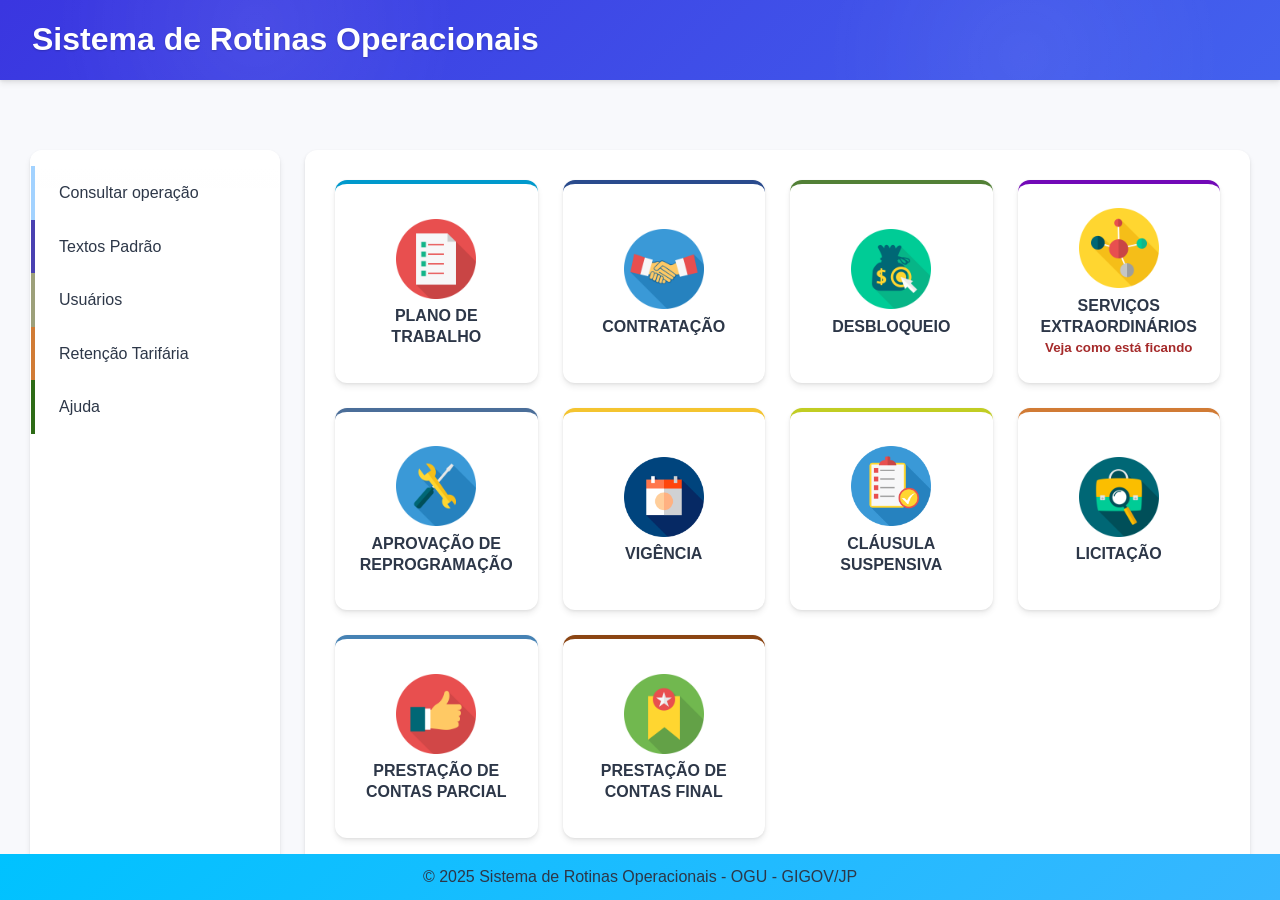
<file: index.html>
<!DOCTYPE html>
<html lang="pt-BR">

<head>
    <meta charset="UTF-8">
    <meta name="viewport" content="width=device-width, initial-scale=1.0">
    <title>Planilha de Rotinas Operacionais - OGU</title>
    <link rel="stylesheet" href="./css/estilos_menu.css">
    <link rel="shortcut icon" href="./media/favicon/favicon.jpg" type="image/x-icon">

</head>

<body>
    <?xml version="1.0" encoding="iso-8859-1"?>

    <header id="cabecalho">
        <div class="id-cabecalho">
            <h1>Sistema de Rotinas Operacionais</h1>
        </div>
        <!-- <div class="insere-operacao">
            <form>
                <label for="operacao">Operação:</label>
                <input type="text" id="operacao" placeholder="Nº da operação">
                <button type="submit">Consultar</button>
            </form>
        </div> -->
    </header>

    <div id="container">
        <nav id="menu">
            <ul>
                <li><a href="./pages/SRO_ConsultaOperacao.html" target="_blank">Consultar operação</a></li>
                <li><a href="./pages/SRO_Geral.html" target="_blank">Textos Padrão</a></li>
                <li><a href="./pages/SRO_Usuarios.html" target="_blank">Usuários</a></li>
                <li><a href="./pages/SRO_TarifaRetencao.html" target="_blank">Retenção Tarifária</a></li>
                <li><a href="construcao.html">Ajuda</a></li>
            </ul>
        </nav>

        <main id="principal">
            <div class="botoes-rotinas">
                <!-- Plano de Trabalho -->
                <div class="botao-rotina">
                    <a href="construcao.html">
                        <img src="./media/menu/ptSRO.png" width="80" height="80"><br>
                        <p>PLANO DE<br>TRABALHO</p>
                    </a>
                </div>

                <!-- Contratação -->
                <div class="botao-rotina">
                    <a href="construcao.html">
                        <img src="./media/menu/contratacaoSRO.png" width="80" height="80"><br>
                        <p>CONTRATAÇÃO</p>
                    </a>
                </div>

                <!-- Desbloqueio -->
                <div class="botao-rotina">
                    <a href="#" id="linkDesbloqueio">
                        <img src="./media/menu/desbloqueioSRO.png" width="80" height="80"><br>
                        <p>DESBLOQUEIO</p>
                    </a>
                    <dialog id="dialogDesbloqueio">
                        <h2>Escolha a opção de desbloqueio:</h2>
                        <p>Selecione abaixo para onde deseja ir:</p>
                        <button id="btnVerificarValor">Realizar verificação de valor a desbloquear</button>
                        <button id="btnAtendimentoCondicoes">Atendimento de condições para desbloqueio</button>
                        <button id="btnFecharDialog">Fechar</button>
                    </dialog>                    
                </div>

                <!-- Serviços Extraordinários -->
                <div class="botao-rotina">
                    <a href="./pages/SRO_ServExtra.html" target="_blank">
                        <img src="./media/menu/servExtraSRO.png" width="80" height="80"><br>
                        <p>SERVIÇOS<br>EXTRAORDINÁRIOS<br><small style="color: brown;">Veja como está ficando</small></p>
                    </a>
                </div>

                <!-- Aprovação de Reprogramação -->
                <div class="botao-rotina">
                    <a href="construcao.html">
                        <img src="./media/menu/reprogramacaoSRO.png" width="80" height="80"><br>
                        <p>APROVAÇÃO DE<br>REPROGRAMAÇÃO</p>
                    </a>
                </div>

                <!-- Vigência -->
                <div class="botao-rotina">
                    <a href="construcao.html">
                        <img src="./media/menu/vigenciaSRO.png" width="80" height="80"><br>
                        <p>VIGÊNCIA</p>
                    </a>
                </div>

                <!-- Cláusula Suspensiva -->
                <div class="botao-rotina">
                    <a href="construcao.html">
                        <img src="./media/menu/suspensivaSRO.png" width="80" height="80"><br>
                        <p>CLÁUSULA<br>SUSPENSIVA</p>
                    </a>
                </div>

                <!-- Licitação -->
                <div class="botao-rotina">
                    <a href="construcao.html">
                        <img src="./media/menu/licitacaoSRO.png" width="80" height="80"><br>
                        <p>LICITAÇÃO</p>
                    </a>
                </div>

                <!-- Prestação de Contas Parcial -->
                <div class="botao-rotina">
                    <a href="construcao.html">
                        <img src="./media/menu/pcpSRO.png" width="80" height="80"><br>
                        <p>PRESTAÇÃO DE<br>CONTAS PARCIAL</p>
                    </a>
                </div>

                <!-- Prestação de Contas Final -->
                <div class="botao-rotina">
                    <a href="construcao.html">
                        <img src="./media/menu/pcfSRO.png" width="80" height="80"><br>
                        <p>PRESTAÇÃO DE<br>CONTAS FINAL</p>
                    </a>
                </div>
            </div>
        </main>
    </div>

    <footer id="rodape">
        © 2025 Sistema de Rotinas Operacionais - OGU - GIGOV/JP
    </footer>

    <script>
        document.addEventListener("DOMContentLoaded", function () {
    let dialog = document.getElementById("dialogDesbloqueio");

    // Evento ao clicar no link para abrir o diálogo
    document.getElementById("linkDesbloqueio").addEventListener("click", function (event) {
        event.preventDefault(); // Impede a ação padrão do link
        dialog.showModal(); // Exibe o diálogo
    });

    // Evento para redirecionar para a página de verificação de valor
    document.getElementById("btnVerificarValor").addEventListener("click", function () {
        window.open("SRO_Desbloqueio.html", "_blank"); // Abre nova aba
        dialog.close(); // Fecha o diálogo
    });

    // Evento para redirecionar para a página de atendimento às condições
    document.getElementById("btnAtendimentoCondicoes").addEventListener("click", function () {
        window.open("pages/SRO_CodicoesDesbl.html", "_blank"); // Abre nova aba
        dialog.close(); // Fecha o diálogo
    });

    // Botão de fechar diálogo sem ação
    document.getElementById("btnFecharDialog").addEventListener("click", function () {
        dialog.close();
    });
});
    </script>
</body>

</html>
</file>
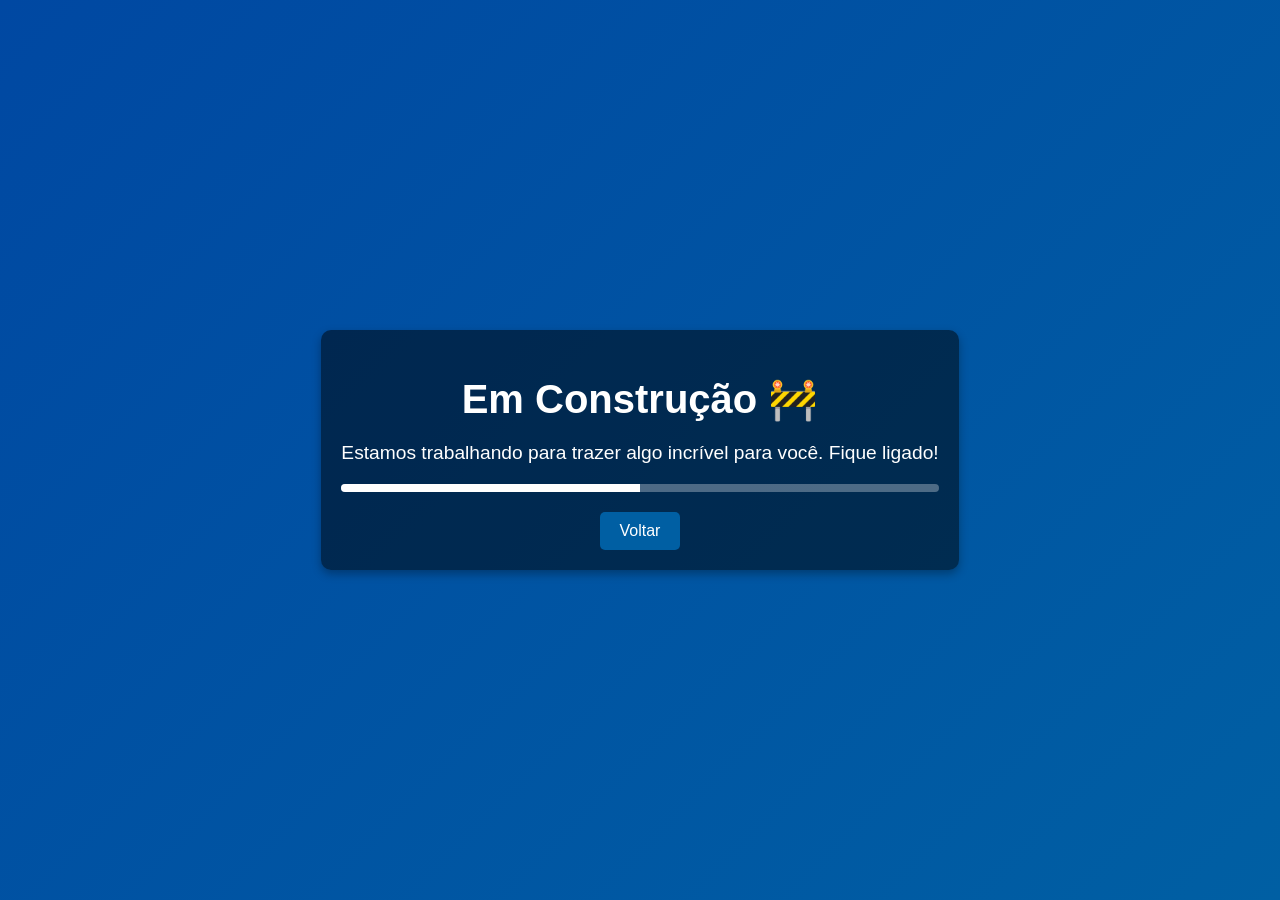
<file: construcao.html>
<!DOCTYPE html>
<html lang="pt-BR">
<head>
  <meta charset="UTF-8">
  <meta name="viewport" content="width=device-width, initial-scale=1.0">
  <title>Em Construção</title>
  <style>
    body {
      font-family: Arial, sans-serif;
      display: flex;
      justify-content: center;
      align-items: center;
      min-height: 100vh;
      margin: 0;
      background: linear-gradient(135deg, #0048a2, #005fa3);
      color: #fff;
      text-align: center;
    }
    .container {
      max-width: 600px;
      padding: 20px;
      background: rgba(0, 0, 0, 0.5);
      border-radius: 10px;
      box-shadow: 0 4px 10px rgba(0, 0, 0, 0.3);
    }
    h1 {
      font-size: 2.5rem;
      margin-bottom: 10px;
    }
    p {
      font-size: 1.2rem;
      margin-bottom: 20px;
    }
    .progress {
      height: 8px;
      width: 100%;
      background: rgba(255, 255, 255, 0.3);
      border-radius: 4px;
      overflow: hidden;
    }
    .progress-bar {
      height: 100%;
      width: 50%;
      background: #fff;
      animation: loading 2s infinite;
    }
    @keyframes loading {
      0% { width: 0; }
      50% { width: 70%; }
      100% { width: 0; }
    }
    .button {
      margin-top: 20px;
      padding: 10px 20px;
      background: #005fa3;
      border: none;
      border-radius: 5px;
      color: #fff;
      font-size: 1rem;
      cursor: pointer;
      transition: background 0.3s;
    }
    .button:hover {
      background: #0048a2;
    }
  </style>
</head>
<body>
  <div class="container">
    <h1>Em Construção 🚧</h1>
    <p>Estamos trabalhando para trazer algo incrível para você. Fique ligado!</p>
    <div class="progress">
      <div class="progress-bar"></div>
    </div>
    <button class="button" onclick="window.history.back();">Voltar</button>
  </div>
</body>
</html>
</file>
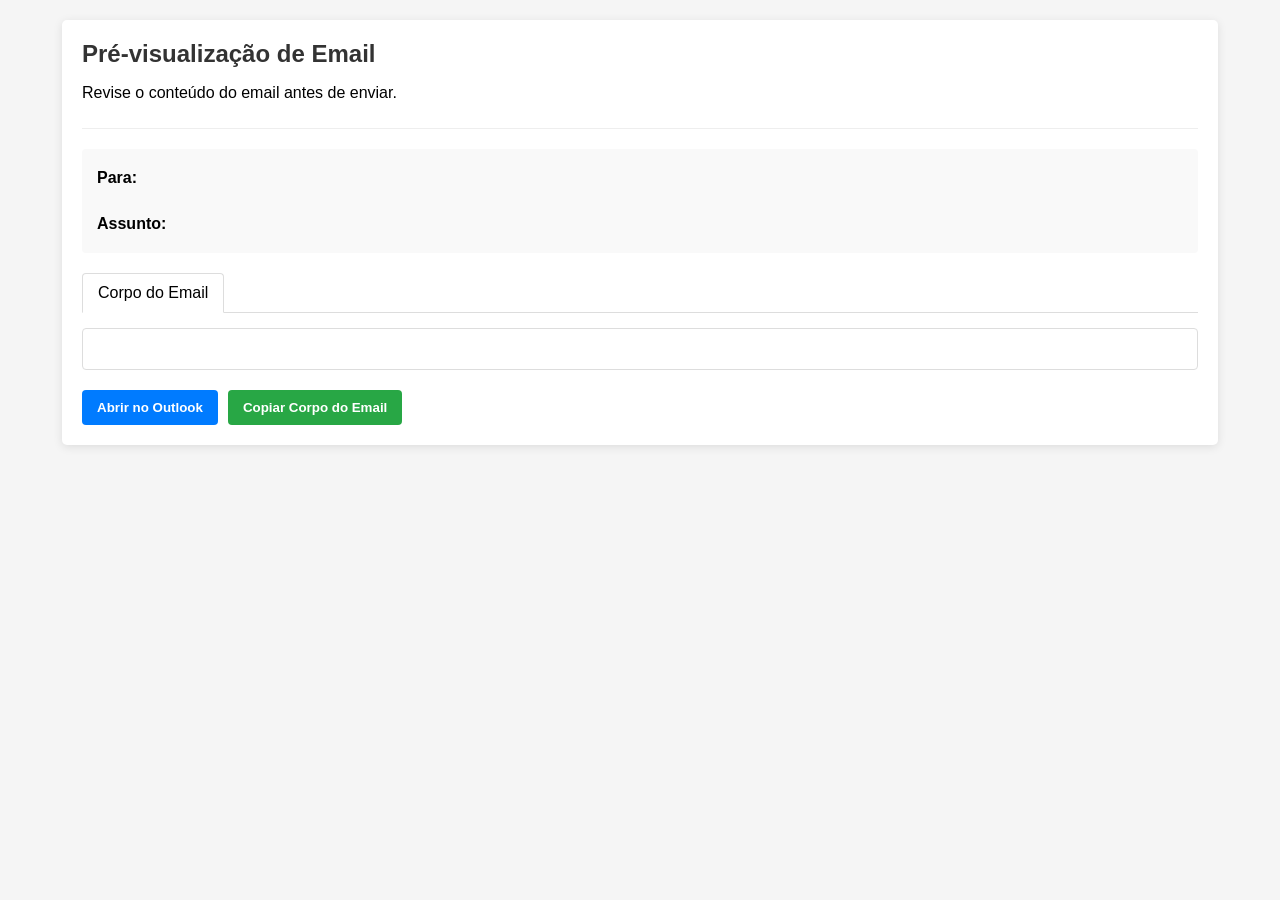
<file: email-preview.html>
<!DOCTYPE html>
<html lang="pt-BR">
<head>
    <meta charset="UTF-8">
    <meta name="viewport" content="width=device-width, initial-scale=1.0">
    <title>Pré-visualização de Email</title>
    <link rel="stylesheet" href="./css/estilos_email_preview.css">
 
</head>
<body>
    <div class="container" style="max-width: 90%;">
        <div class="header">
            <h1>Pré-visualização de Email</h1>
            <p>Revise o conteúdo do email antes de enviar.</p>
        </div>
        
        <div class="email-info">
            <p><strong>Para:</strong> <span id="destinatarios"></span></p><br>
            <p><strong>Assunto:</strong> <span id="assunto"></span></p>
        </div>
        
        <div class="tabs">
            <div class="tab active" id="tabHTML">Corpo do Email</div>
        </div>
        
        <div class="tab-content active" id="contentHTML">
            <div class="email-body" id="previewHTML"></div>
        </div>
        
        <div class="tab-content" id="contentTexto">
            <div class="email-body">
                <pre id="previewTexto" style="white-space: pre-wrap; font-family: monospace;"></pre>
            </div>
        </div>
        
        <div class="tab-content" id="contentCodigo">
            <div class="email-body">
                <pre id="previewCodigo" style="white-space: pre-wrap; font-family: monospace; background-color: #f5f5f5; padding: 10px; border-radius: 3px;"></pre>
            </div>
        </div>
        
        <div id="copyMessage">Copiado para a área de transferência!</div>
        
        <div class="buttons">
            <button class="primary" onclick="abrirOutlook()">Abrir no Outlook</button>
            <button class="success" onclick="copiarHTML()">Copiar Corpo do Email</button>
        </div>
    </div>

    <script>
        // Carregar dados do email armazenados no sessionStorage
        document.addEventListener('DOMContentLoaded', function() {
            try {
                const emailData = JSON.parse(sessionStorage.getItem('emailData'));
                if (!emailData) {
                    alert("Não foram encontrados dados do email para exibir!");
                    return;
                }
                
                // Preencher os campos com os dados do email
                const destinatariosElem = document.getElementById('destinatarios');
                
                // Formatar os emails com quebras de linha a cada 50 caracteres aproximadamente
                // ou nas vírgulas para melhorar a legibilidade
                if (emailData.destinatarios) {
                    // Quebrar por vírgula e adicionar quebras de linha
                    const emails = emailData.destinatarios.split(',');
                    let destinatariosFormatados = '';
                    
                    // Adicionar cada email com uma quebra de linha após a vírgula
                    for (let i = 0; i < emails.length; i++) {
                        destinatariosFormatados += emails[i].trim();
                        if (i < emails.length - 1) {
                            destinatariosFormatados += ',<br>';
                        }
                    }
                    
                    destinatariosElem.innerHTML = destinatariosFormatados;
                } else {
                    destinatariosElem.textContent = '';
                }
                
                document.getElementById('assunto').textContent = emailData.assunto;
                document.getElementById('previewHTML').innerHTML = emailData.corpoHTML;
                document.getElementById('previewTexto').textContent = emailData.corpoTexto;
                
                // Escapar o HTML para exibir como código
                document.getElementById('previewCodigo').textContent = emailData.corpoHTML;
                
                // Ajustar a largura do contêiner se necessário
                const container = document.querySelector('.container');
                if (window.innerWidth > 820) {
                    container.style.maxWidth = '90%';
                }
                
            } catch (error) {
                console.error("Erro ao carregar dados do email:", error);
                alert("Ocorreu um erro ao carregar os dados do email.");
            }
        });
        
        // Função para abrir o Outlook com os dados do email
        function abrirOutlook() {
            try {
                const emailData = JSON.parse(sessionStorage.getItem('emailData'));
                if (!emailData) {
                    alert("Dados do email não encontrados!");
                    return;
                }
                
                // URL mailto (destinatários e assunto)
                const mailtoUrl = `mailto:${emailData.destinatarios}?subject=${encodeURIComponent(emailData.assunto)}`;
                
                // Abrir o cliente de email
                window.location.href = mailtoUrl;
                
            } catch (error) {
                console.error("Erro ao abrir Outlook:", error);
                alert("Ocorreu um erro ao tentar abrir o cliente de email.");
            }
        }
        
        // Função para copiar o conteúdo HTML
        function copiarHTML() {
            const emailData = JSON.parse(sessionStorage.getItem('emailData'));
            if (!emailData) return;
            
            // Criar um elemento temporário para copiar o HTML
            const tempElement = document.createElement('div');
            tempElement.innerHTML = emailData.corpoHTML;
            document.body.appendChild(tempElement);
            
            // Criar uma seleção e copiar o conteúdo
            const range = document.createRange();
            range.selectNode(tempElement);
            window.getSelection().removeAllRanges();
            window.getSelection().addRange(range);
            document.execCommand('copy');
            
            // Limpar seleção e remover o elemento temporário
            window.getSelection().removeAllRanges();
            document.body.removeChild(tempElement);
            
            // Mostrar mensagem de confirmação
            const copyMessage = document.getElementById('copyMessage');
            copyMessage.style.display = 'block';
            copyMessage.textContent = 'Corpo do email copiado para a área de transferência!';
            setTimeout(() => {
                copyMessage.style.display = 'none';
            }, 3000);
        }
        
    </script>
</body>
</html>
</file>
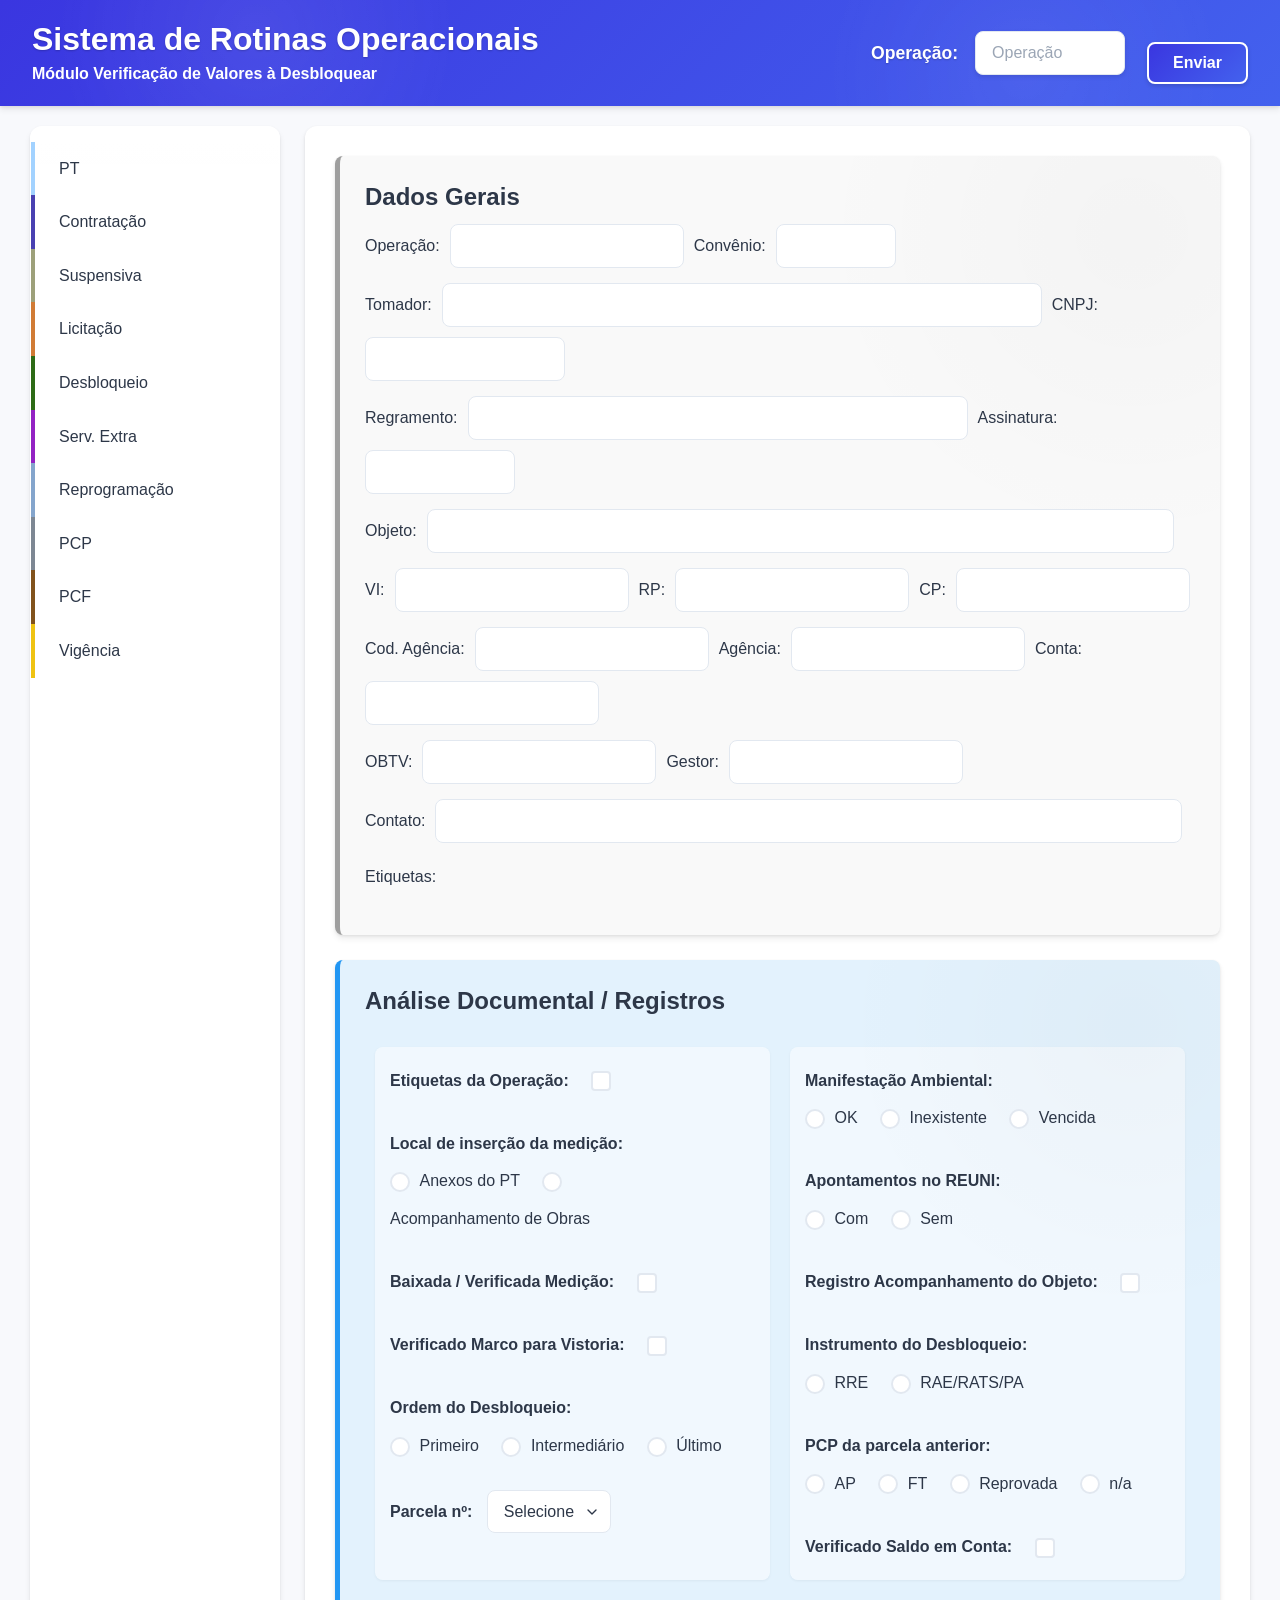
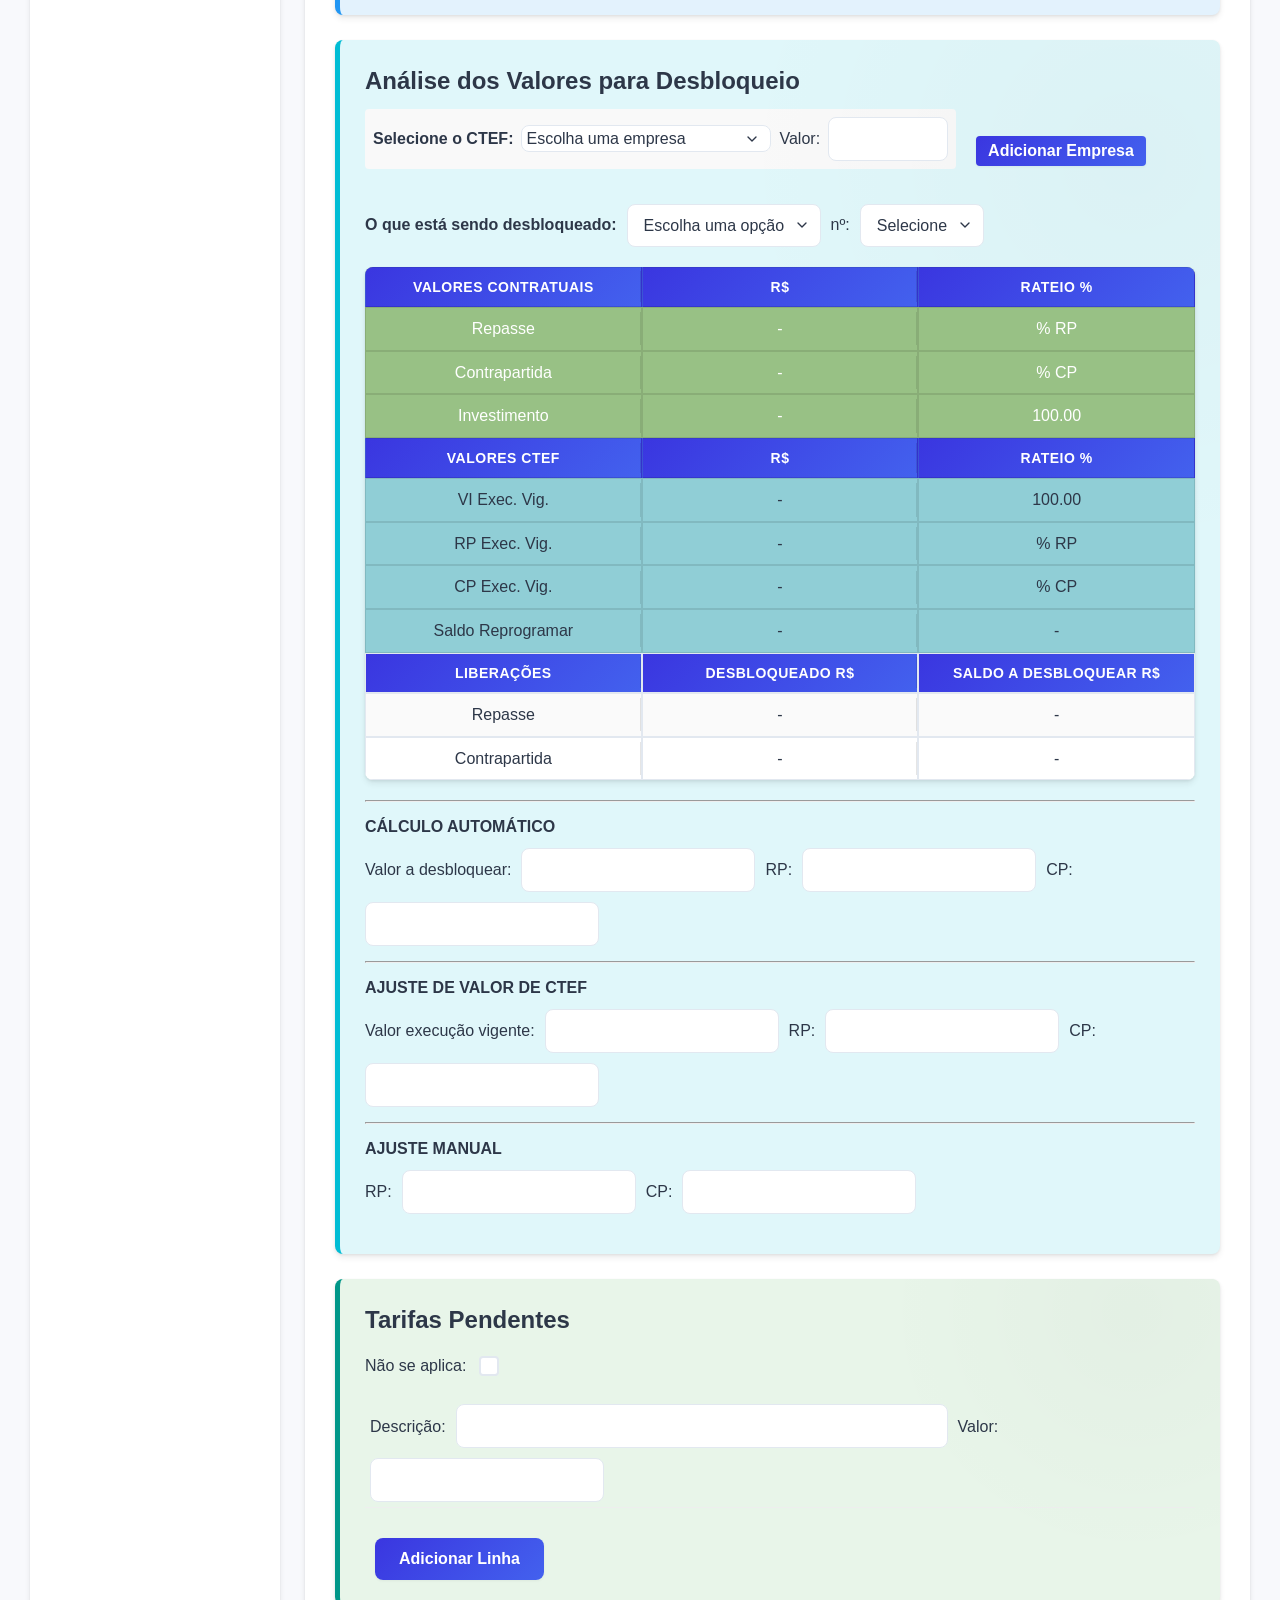
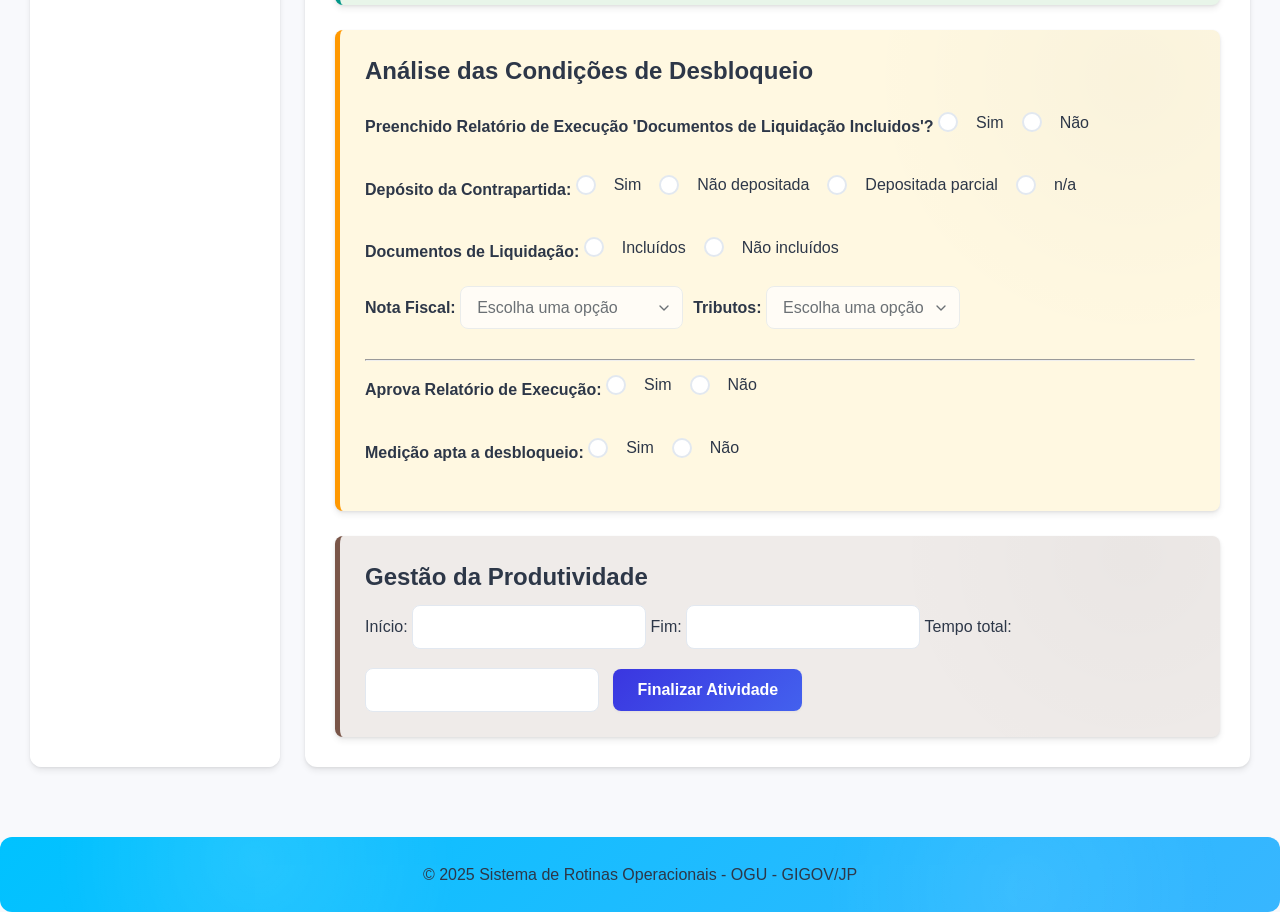
<file: SRO_Desbloqueio.html>
<!DOCTYPE html>
<html lang="pt-br">
<head>
    <meta charset="UTF-8">
    <meta name="viewport" content="width=device-width, initial-scale=1.0">
    <title>SRO - Desbloqueio</title>
    <link rel="stylesheet" type="text/css" href="css/estilos.css">
    <link rel="shortcut icon" href="./media/favicon/favicon.jpg" type="image/x-icon">
</head>
<body>
    <header id="cabecalho">
        <div class="id-cabecalho">
            <h1>Sistema de Rotinas Operacionais</h1>
            <p><strong>Módulo Verificação de Valores à Desbloquear</strong></p>

            <!-- <button id="btnEnviarPendencias" type="button">OK</button> -->
        </div>
        <div class="insere-operacao">
            <form id="operacaoForm">
                <label for="operacao">Operação:</label>
                <input type="text" id="operacao" name="operacao" placeholder="Operação" required>
                <button type="submit">Enviar</button>
            </form>
        </div>
    </header>
    <section id="container">
        <nav id="menu">
            <ul>
                <li><a href="#pagina1">PT</a></li>
                <li><a href="#pagina2">Contratação</a></li>
                <li><a href="#pagina3">Suspensiva</a></li>
                <li><a href="#pagina4">Licitação</a></li>
                <li><a href="#pagina5">Desbloqueio</a></li>
                <li><a href="#pagina6">Serv. Extra</a></li>
                <li><a href="#pagina7">Reprogramação</a></li>
                <li><a href="#pagina8">PCP</a></li>
                <li><a href="#pagina9">PCF</a></li>
                <li><a href="#pagina10">Vigência</a></li>
            </ul>
        </nav>
        <main id="principal">
            <section class="checklist">
                <!-- DADOS GERAIS -->
                <div class="checklist1">
                    <h2>Dados Gerais</h2>
                    <form id="form-dados">
                        <div class="form-row">
                            <label for="operation">Operação:</label>
                            <input type="text" id="operation" name="operation" readonly>
                            <label for="convenio">Convênio:</label>
                            <input type="text" id="convenio" name="convenio" readonly>
                        </div>
                        
                        <div class="form-row">
                            <label for="tomador">Tomador:</label>
                            <input type="text" id="tomador" name="tomador" readonly>
                            <label for="cnpj">CNPJ:</label>
                            <input type="text" id="cnpj" name="cnpj" readonly>
                        </div>
                        
                        <div class="form-row">
                            <label for="regramento">Regramento:</label>
                            <input type="text" id="regramento" name="regramento" readonly>
                            <label for="assinatura">Assinatura:</label>
                            <input type="text" id="assinatura" name="assinatura" readonly>
                        </div>
                        
                        <div class="form-row">
                            <label for="objeto">Objeto:</label>
                            <input type="text" id="objeto" name="objeto" readonly>
                        </div>
                        
                        <div class="form-row">
                            <label for="vi">VI:</label>
                            <input type="text" id="vi" name="vi" readonly>
                            <label for="rp">RP:</label>
                            <input type="text" id="rp" name="rp" readonly>
                            <label for="cp">CP:</label>
                            <input type="text" id="cp" name="cp" readonly>
                        </div>

                        <div class="form-row">
                            <label for="cAgencia">Cod. Agência:</label>
                            <input type="text" id="cAgencia" name="cAgencia" readonly>
                            <label for="agencia">Agência:</label>
                            <input type="text" id="agencia" name="agencia" readonly>
                            <label for="cCorrente">Conta:</label>
                            <input type="text" id="cCorrente" name="cCorrente" readonly>
                        </div>

                        <div class="form-row">
                            <label for="obtv">OBTV:</label>
                            <input type="text" id="obtv" name="obtv" readonly>
                            <label for="gestor">Gestor:</label>
                            <input type="text" id="gestor" name="gestor" readonly>
                        </div>

                        <div class="form-row">
                            <label for="emails">Contato:</label>
                            <input type="text" id="emails" name="emails" readonly>
                        </div>

                        <div class="form-row">
                            <label for="etiquetasDaOperacao">Etiquetas:</label>
                            <div id="etiquetasDaOperacaoContainer"></div>
                        </div>

                    </form>
                </div>

                <!-- ANÁLISE DOCUMENTAL / REGISTROS -->
                <div class="checklist2">
                    <h2>Análise Documental / Registros</h2>
                    <div id="analiseDocumental01">
                        <label for="etiquetasOperacao"><b>Etiquetas da Operação:</b></label>
                        <input type="checkbox" id="etiquetasOperacao" name="etiquetasOperacao" value="valor"><br><br>

                        <label><b>Local de inserção da medição:</b></label><br>
                        <input type="radio" id="anexosPt" name="localMedicao" value="anexosPT">
                        <label for="anexosPt">Anexos do PT</label>
                        <input type="radio" id="acompanhamentoObras" name="localMedicao" value="acompanhamentoObras">
                        <label for="acompanhamentoObras">Acompanhamento de Obras</label><br><br>

                        <label for="baixadaVerificaMedicao"><b>Baixada / Verificada Medição:</b></label>
                        <input type="checkbox" id="baixadaVerificaMedicao" name="baixadaVerificaMedicao" value="valor"><br><br>

                        <label for="verificaMarcoVistoria"><b>Verificado Marco para Vistoria:</b></label>
                        <input type="checkbox" id="verificaMarcoVistoria" name="verificaMarcoVistoria" value="valor"><br><br>

                        <label><b>Ordem do Desbloqueio:</b></label><br>
                        <input type="radio" id="primeiroDesbloq" name="OrdemDoDesbloqueio" value="primeiroDesbloq">
                        <label for="primeiroDesbloq">Primeiro</label>
                        <input type="radio" id="intermediarioDesbloq" name="OrdemDoDesbloqueio" value="intermediarioDesbloq">
                        <label for="intermediarioDesbloq">Intermediário</label>
                        <input type="radio" id="ultimoDesbloq" name="OrdemDoDesbloqueio" value="ultimoDesbloq">
                        <label for="ultimoDesbloq">Último</label><br><br>

                        <label for="parcelaNumero"><b>Parcela nº:</b></label>
                        <select id="parcelaNumero" name="parcelaNumero"></select><br>
                    </div>
                    <div id="analiseDocumental02">
                        <label><b>Manifestação Ambiental:</b></label><br>
                        <input type="radio" id="conforme" name="manifestacaoAmbiental" value="conforme">
                        <label for="conforme">OK</label>
                        <input type="radio" id="inexistente" name="manifestacaoAmbiental" value="inexistente">
                        <label for="inexistente">Inexistente</label>
                        <input type="radio" id="vencida" name="manifestacaoAmbiental" value="vencida">
                        <label for="vencida">Vencida</label><br><br>

                        <label><b>Apontamentos no REUNI:</b></label><br>
                        <input type="radio" id="com" name="apontamentosReuni" value="com">
                        <label for="com">Com</label>
                        <input type="radio" id="sem" name="apontamentosReuni" value="sem">
                        <label for="sem">Sem</label><br><br>

                        <label for="registroAcompObjeto"><b>Registro Acompanhamento do Objeto:</b></label>
                        <input type="checkbox" id="registroAcompObjeto" name="registroAcompObjeto" value="valor"><br><br>

                        <label><b>Instrumento do Desbloqueio:</b></label><br>
                        <input type="radio" id="rre" name="instrumentoDesbloqueio" value="rre">
                        <label for="rre">RRE</label>
                        <input type="radio" id="rae" name="instrumentoDesbloqueio" value="rae">
                        <label for="rae">RAE/RATS/PA</label><br><br>

                        <label><b>PCP da parcela anterior:</b></label><br>
                        <input type="radio" id="aprovado" name="pcpParcelaAnterior" value="aprovado">
                        <label for="aprovado">AP</label>
                        <input type="radio" id="faltando" name="pcpParcelaAnterior" value="faltando">
                        <label for="faltando">FT</label>
                        <input type="radio" id="reprovado" name="pcpParcelaAnterior" value="reprovado">
                        <label for="reprovado">Reprovada</label>
                        <input type="radio" id="naPcp" name="pcpParcelaAnterior" value="naPcp">
                        <label for="naPcp">n/a</label><br><br>

                        <label for="verificaSaldoConta"><b>Verificado Saldo em Conta:</b></label>
                        <input type="checkbox" id="verificaSaldoConta" name="verificaSaldoConta" value="valor"><br>
                    </div>
                </div>

                <!-- ANÁLISE COMPLEMENTAR - PRIMEIRO DESBLOQUEIO -->
                <div class="checklist3">
                    <h2>Análise Complementar - Primeiro Desbloqueio</h2>
                    <div id="inexecucaoFinanceira">
                        <h3>Inexecução Financeira</h3>
                        <label><b>Desbloqueio pós prazo de 180 dias:</b></label><br>
                        <input type="radio" id="simPos180Dias" name="desbloqueioPos180Dias" value="simPos180Dias">
                        <label for="simPos180Dias">Sim</label>
                        <input type="radio" id="naoPos180Dias" name="desbloqueioPos180Dias" value="naoPos180Dias">
                        <label for="naoPos180Dias">Não</label>
                        <input type="radio" id="naPos180Dias" name="desbloqueioPos180Dias" value="naPos180Dias">
                        <label for="naPos180Dias">N/A</label><br><br>

                        <label><b>Tem parecer no TGov?</b></label><br>
                        <input type="radio" id="simParecerTgov" name="temParecerTgov" value="simParecerTgov">
                        <label for="simParecerTgov">Sim</label>
                        <input type="radio" id="naoParecerTgov" name="temParecerTgov" value="naoParecerTgov">
                        <label for="naoParecerTgov">Não</label>
                        <input type="radio" id="naParecerTgov" name="temParecerTgov" value="naParecerTgov">
                        <label for="naParecerTgov">N/A</label><br><br>

                    </div>

                    <div id="complementoPrimeiroDesbloqueio">
                        <h3>Complemento Primeiro Desbloqueio</h3>
                        <label><b>ART Fiscalização:</b></label><br>
                        <input type="radio" id="simArtFiscRegistradaReuni" name="temArtFiscalizacao" value="simArtFiscRegistradaReuni">
                        <label for="simArtFiscRegistradaReuni">Registrada REUNI</label>
                        <input type="radio" id="simArtFiscNaoRegistradaReuni" name="temArtFiscalizacao" value="simArtFiscNaoRegistradaReuni">
                        <label for="simArtFiscNaoRegistradaReuni">Não Registrada REUNI</label>
                        <input type="radio" id="naoArtFiscalizacao" name="temArtFiscalizacao" value="naoArtFiscalizacao">
                        <label for="naoArtFiscalizacao">Não tem</label><br>

                        <label><b>ART Execução:</b></label><br>
                        <input type="radio" id="simArtExecRegistradaReuni" name="temArtExecucao" value="simArtExecRegistradaReuni">
                        <label for="simArtExecRegistradaReuni">Registrada REUNI</label>
                        <input type="radio" id="simArtExecNaoRegistradaReuni" name="temArtExecucao" value="simArtExecNaoRegistradaReuni">
                        <label for="simArtExecNaoRegistradaReuni">Não Registrada REUNI</label>
                        <input type="radio" id="naoArtExecucao" name="temArtExecucao" value="naoArtExecucao">
                        <label for="naoArtExecucao">Não tem</label><br>

                        <label><b>Aprovação Projeto Acessibilidade:</b></label><br>
                        <input type="radio" id="simAprovProjAcessib" name="temAprovProjAcessib" value="simAprovProjAcessib">
                        <label for="simAprovProjAcessib">Sim</label>
                        <input type="radio" id="naoAprovProjAcessib" name="temAprovProjAcessib" value="naoAprovProjAcessib">
                        <label for="naoAprovProjAcessib">Não</label>
                        <input type="radio" id="naAprovProjAcessib" name="temAprovProjAcessib" value="naAprovProjAcessib">
                        <label for="naAprovProjAcessib">n/a</label><br>

                        <label><b>Ordem de Serviço:</b></label><br>
                        <input type="radio" id="simOrdemServico" name="ordemServico" value="simOrdemServico">
                        <label for="simOrdemServico">Sim</label>
                        <input type="radio" id="naoOrdemServico" name="ordemServico" value="naoOrdemServico">
                        <label for="naoOrdemServico">Não</label><br>

                        <label for="dadosCtefReuni"><b>Dados do CTEF no REUNI:</b></label>
                        <input type="checkbox" id="dadosCtefReuni" name="dadosCtefReuni" value="valor"><br><br>
                    </div>
                </div>

                <!-- ANÁLISE COMPLEMENTAR - ÚLTIMO DESBLOQUEIO -->
                <div class="checklist4">
                    <h2>Análise Complementar - Último Desbloqueio</h2>
                    <div class="two-column-layout">
                        <div id="ultimoDesblCol1">
                            <label><b>Laudo de Conformidade em Acessibilidade:</b></label><br>
                            <input type="radio" id="simLaudoConfAcessib" name="laudoConfAcessib" value="simLaudoConfAcessib">
                            <label for="simLaudoConfAcessib">Sim</label>
                            <input type="radio" id="naoLaudoConfAcessib" name="laudoConfAcessib" value="naoLaudoConfAcessib">
                            <label for="naoLaudoConfAcessib">Não</label>
                            <input type="radio" id="naLaudoConfAcessib" name="laudoConfAcessib" value="naLaudoConfAcessib">
                            <label for="naLaudoConfAcessib">n/a</label><br>

                            <label><b>Documento de Recebimento do Objeto:</b></label><br>
                            <input type="radio" id="simDocRecObj" name="docRecObj" value="simDocRecObj">
                            <label for="simDocRecObj">Sim</label>
                            <input type="radio" id="naoDocRecObj" name="docRecObj" value="naoDocRecObj">
                            <label for="naoDocRecObj">Não</label>
                            <input type="radio" id="naDocRecObj" name="docRecObj" value="naDocRecObj">
                            <label for="naDocRecObj">n/a</label><br>

                            <label><b>Controle Tecnológico:</b></label><br>
                            <input type="radio" id="simControleTecnologico" name="controleTecnologico" value="simControleTecnologico">
                            <label for="simControleTecnologico">Sim</label>
                            <input type="radio" id="naoControleTecnologico" name="controleTecnologico" value="naoControleTecnologico">
                            <label for="naoControleTecnologico">Não</label>
                            <input type="radio" id="naControleTecnologico" name="controleTecnologico" value="naControleTecnologico">
                            <label for="naControleTecnologico">n/a</label><br>
                        </div>
                        <div id="ultimoDesblCol2">
                            <label><b>Placa de Obra:</b></label><br>
                            <input type="radio" id="simPlacaObra" name="placaObra" value="simPlacaObra">
                            <label for="simPlacaObra">Sim</label>
                            <input type="radio" id="naoPlacaObra" name="placaObra" value="naoPlacaObra">
                            <label for="naoPlacaObra">Não</label><br>

                            <label><b>Declaração / Foto Placa de Inauguração:</b></label><br>
                            <input type="radio" id="simPlacaInauguracao" name="placaInauguracao" value="simPlacaInauguracao">
                            <label for="simPlacaInauguracao">Sim</label>
                            <input type="radio" id="naoPlacaInauguracao" name="placaInauguracao" value="naoPlacaInauguracao">
                            <label for="naoPlacaInauguracao">Não</label><br>

                            <label for="verSitTitularidade"><b>Verificada Situação da Titularidade:
                                <!-- <span title="Informações sobre a titularidade">&#x24D8;</span> -->
                            </b></label><br>
                            <!-- <input type="checkbox" id="verSitTitularidade" name="verSitTitularidade" value="valor"><br><br> -->
                            <input type="radio" id="simTitularidade" name="verSitTitularidade" value="simTitularidade">
                            <label for="simTitularidade">Ok</label>
                            <input type="radio" id="naoTitularidade" name="verSitTitularidade" value="naoTitularidade">
                            <label for="naoTitularidade">Pendente</label><br>

                        </div>
                    </div>
                </div>















                <!-- ANÁLISE DO INSTRUMENTO DE DESBLOQUEIO - TOMADOR -->
                <div class="checklist5">
                    <h2>Análise do Instrumento de Desbloqueio - Tomador</h2>
                    <div class="form-group">
                        <label><b>Ofício de Solicitação de Desbloqueio:</b></label><br>
                        <input type="radio" id="docOkOfSolicitacaoDesbl" name="ofSolicitacaoDesbl" value="docOkOfSolicitacaoDesbl">
                        <label for="docOkOfSolicitacaoDesbl">Documento OK</label>
                        <input type="radio" id="pendOfSolicitacaoDesbl" name="ofSolicitacaoDesbl" value="pendOfSolicitacaoDesbl">
                        <label for="pendOfSolicitacaoDesbl">Com pendência</label>
                        <label class="spacer">----</label>
                        <label for="pendenciasOfSolicitacaoDesbl"><b>Pendência:</b></label>
                        <select id="pendenciasOfSolicitacaoDesbl" name="pendenciasOfSolicitacaoDesbl">
                            <option value="" selected disabled>Escolha uma opção</option>
                            <option value="Faltando">Faltando</option>
                            <option value="Assinatura Desconforme">Assinatura desconforme</option>
                            <option value="Assinatura Não Autenticável">Assinatura não autenticável</option>
                            <option value="Informações Incompletas">Informações incompletas</option>
                            <option value="Nº do CR Incorreto">Nº do CR incorreto</option>
                            <option value="Outra">Outra</option>
                        </select>
                    </div>
                
                    <div class="form-group">
                        <label><b>RRE - Relatório Resumo do Empreendimento:</b></label><br>
                        <input type="radio" id="docOkRreDesbl" name="rreDesbl" value="docOkRreDesbl">
                        <label for="docOkRreDesbl">Documento OK</label>
                        <input type="radio" id="pendRreDesbl" name="rreDesbl" value="pendRreDesbl">
                        <label for="pendRreDesbl">Com pendência</label>
                        <label class="spacer">----</label>
                        <label for="pendenciasRreDesbl"><b>Pendência:</b></label>
                        <select id="pendenciasRreDesbl" name="pendenciasRreDesbl">
                            <option value="" selected disabled>Escolha uma opção</option>
                            <option value="Faltando">Faltando</option>
                            <option value="Assinatura Desconforme">Assinatura desconforme</option>
                            <option value="Assinaturas Digital e Física">Assinaturas digital e física</option>
                            <option value="Assinatura Não Autenticável">Assinatura não autenticável</option>
                            <option value="Informações Incompletas">Informações incompletas</option>
                            <option value="Nº do CR Incorreto">Nº do CR incorreto</option>
                            <option value="Dados do CTEF Incorretos">Dados do CTEF incorretos</option>
                            <option value="ART Incorreta">ART incorreta</option>
                            <option value="Outra">Outra</option>
                        </select>
                    </div>

                    <div class="form-group">
                        <label><b>Relação de Fornecedores:</b></label><br>
                        <input type="radio" id="docOkRelFornecedoresDesbl" name="relFornecedoresDesbl" value="docOkRelFornecedoresDesbl">
                        <label for="docOkRelFornecedoresDesbl">Documento OK</label>
                        <input type="radio" id="naOkRelFornecedoresDesbl" name="relFornecedoresDesbl" value="naOkRelFornecedoresDesbl">
                        <label for="naOkRelFornecedoresDesbl">N/A</label>
                        <input type="radio" id="pendRelFornecedoresDesbl" name="relFornecedoresDesbl" value="pendRelFornecedoresDesbl">
                        <label for="pendRelFornecedoresDesbl">Com pendência</label>
                        <label class="spacer">----</label>
                        <label for="pendenciasRelFornecedoresDesbl"><b>Pendência:</b></label>
                        <select id="pendenciasRelFornecedoresDesbl" name="pendenciasRelFornecedoresDesbl">
                            <option value="" selected disabled>Escolha uma opção</option>
                            <option value="Faltando">Faltando</option>
                            <option value="Assinatura Desconforme">Assinatura desconforme</option>
                            <option value="Assinatura Não Autenticável">Assinatura não autenticável</option>
                            <option value="Informações Incompletas">Informações incompletas</option>
                            <option value="Nº do CR Incorreto">Nº do CR incorreto</option>
                            <option value="Dados do CTEF Incorretos">Dados do CTEF incorretos</option>
                            <option value="Outra">Outra</option>
                        </select>
                    </div>
    
                    <div class="form-group">
                        <label><b>PLE / BM:</b></label><br>
                        <input type="radio" id="docOkPleBmDesbl" name="pleBmDesbl" value="docOkPleBmDesbl">
                        <label for="docOkPleBmDesbl">Documento OK</label>
                        <input type="radio" id="naOkPleBmDesbl" name="pleBmDesbl" value="naOkPleBmDesbl">
                        <label for="naOkPleBmDesbl">N/A</label>
                        <input type="radio" id="pendPleBmDesbl" name="pleBmDesbl" value="pendPleBmDesbl">
                        <label for="pendPleBmDesbl">Com pendência</label>
                        <label class="spacer">----</label>
                        <label for="pendenciasPleBmDesbl"><b>Pendência:</b></label>
                        <select id="pendenciasPleBmDesbl" name="pendenciasPleBmDesbl">
                            <option value="" selected disabled>Escolha uma opção</option>
                            <option value="Faltando">Faltando</option>
                            <option value="Assinatura Desconforme">Assinatura desconforme</option>
                            <option value="Assinaturas Digital e Física">Assinaturas digital e física</option>
                            <option value="Assinatura Não Autenticável">Assinatura não autenticável</option>
                            <option value="Nº do CR Incorreto">Nº do CR incorreto</option>
                            <option value="Outra">Outra</option>
                        </select>
                    </div>

                    <div class="form-group">
                        <label><b>Relatório Fotográfico da Placa de Obra:</b></label><br>
                        <input type="radio" id="docOkPlacaObraDesbl" name="placaObraDesbl" value="docOkPlacaObraDesbl">
                        <label for="docOkPlacaObraDesbl">Documento OK</label>
                        <input type="radio" id="pendPlacaObraDesbl" name="placaObraDesbl" value="PlacaObraDesbl">
                        <label for="pendPlacaObraDesbl">Com pendência</label>
                        <label class="spacer">----</label>
                        <label for="pendenciasPlacaObraDesbl"><b>Pendência:</b></label>
                        <select id="pendenciasPlacaObraDesbl" name="pendenciasPlacaObraDesbl">
                            <option value="" selected disabled>Escolha uma opção</option>
                            <option value="Faltando">Faltando</option>
                            <option value="Documento Desconforme">Documento Desconforme</option>
                            <option value="Outra">Outra</option>
                        </select><br>
                    </div>

                    <div class="form-group">
                        <label><b>Verificar se exite pendência relacionada ao Kit de Medição:</b></label>
                        <input type="radio" id="docOkKitMedicaoDesbl" name="kitMedicaoDesbl" value="docOkKitMedicaoDesbl">
                        <label for="docOkKitMedicaoDesbl">Documentos OK</label>
                        <input type="radio" id="pendKitMedicaoDesbl" name="kitMedicaoDesbl" value="pendKitMedicaoDesbl">
                        <label for="pendKitMedicaoDesbl">Com pendência</label>

                        <select id="pendenciasKitMedicao" name="pendenciasKitMedicao">
                            <option value="" selected disabled>Se tiver pendência, selecione</option>
                            <option value="Valor acumulado inconsistente">Valor acumulado inconsistente</option>
                            <option value="Sem valores acumulados de CTEF anterior">Sem valores acumulados de CTEF anterior</option>
                            <option value="Valores incorretos">Valores incorretos</option>
                            <option value="Número do CR incorreto">Número do CR incorreto</option>
                            <option value="Valores divergentes">Valores divergentes</option>
                            <option value="Outra">Outra</option>
                        </select>
                    </div>
                </div>

                <!-- ANÁLISE DO INSTRUMENTO DE DESBLOQUEIO - CAIXA -->
                <div class="checklist6">
                    <h2>Análise do Instrumento de Desbloqueio - Caixa</h2>
                    <label><b>Peça Técnica emitida e conforme:</b></label><br>
                    <input type="radio" id="intermedPecaTecDebl" name="pecaTecDebl" value="intermedPecaTecDebl">
                    <label for="intermedPecaTecDebl">RAE/RATS/PA intermediário OK</label>
                    <input type="radio" id="finalPecaTecDebl" name="pecaTecDebl" value="finalPecaTecDebl">
                    <label for="finalPecaTecDebl">RAF/Rel. Social ou PA final OK</label>
                    <input type="radio" id="pendPecaTecDebl" name="pecaTecDebl" value="pendPecaTecDebl">
                    <label for="pendPecaTecDebl">Documento com pendência</label>
                </div>

                <!-- ANÁLISE DOS VALORES PARA DESBLOQUEIO -->
                <div class="checklist7">
                    <h2>Análise dos Valores para Desbloqueio</h2>
                    <div class="form-row">
                        <select id="ctefDesbloqueio" name="ctefDesbloqueio"></select>
                        <input type="text" id="valorCtef" name="valorCtef" value="">
                    </div>

                    <div class="form-row">
                        <label for="objDesbloqueio"><b>O que está sendo desbloqueado:</b></label>
                        <select id="objDesbloqueio" name="objDesbloqueio">
                            <option value="" selected disabled>Escolha uma opção</option>
                            <option value="MEDIÇÃO">MEDIÇÃO</option>
                            <option value="RRE">RRE</option>
                            <option value="BM">BM</option>
                            <option value="PLE">PLE</option>
                            <option value="RAE">RAE</option>
                            <option value="Outro">Outro</option>
                        </select>

                        <label for="instrumentoNumero">nº:</label>
                        <select id="instrumentoNumero" name="instrumentoNumero"></select>
                    </div>

                    <table id="controleDesbloqueio">
                        <thead>
                            <tr>
                                <th class="cabecalho-cr">VALORES CONTRATUAIS</th>
                                <th class="cabecalho-cr">R$</th>
                                <th class="cabecalho-cr">Rateio %</th>
                            </tr>
                        </thead>
                        <tbody>
                            <tr class="linha-cr">
                                <td>Repasse</td>
                                <td id="repasseContrato">-</td>
                                <td id="percentRpContrato">% RP</td>
                            </tr>
                            <tr class="linha-cr">
                                <td>Contrapartida</td>
                                <td id="contrapartidaContrato">-</td>
                                <td id="percentCpContrato">% CP</td>
                            </tr>
                            <tr class="linha-cr">
                                <td>Investimento</td>
                                <td id="investimentoContrato">-</td>
                                <td>100.00</td>
                            </tr>
                            <tr>
                                <th class="cabecalho-ctef">VALORES CTEF</th>
                                <th class="cabecalho-ctef">R$</th>
                                <th class="cabecalho-ctef">Rateio %</th>
                            </tr>
                            <tr class="linha-ctef">
                                <td>VI Exec. Vig.</td>
                                <td id="viExecVigente">-</td>
                                <td id="percentViVigente">100.00</td>
                            </tr>
                            <tr class="linha-ctef">
                                <td>RP Exec. Vig.</td>
                                <td id="rpExecVigente">-</td>
                                <td id="percentRpVigente">% RP</td>
                            </tr>
                            <tr class="linha-ctef">
                                <td>CP Exec. Vig.</td>
                                <td id="cpExecVigente">-</td>
                                <td id="percentCpVigente">% CP</td>
                            </tr>
                            <tr class="linha-ctef">
                                <td>Saldo Reprogramar</td>
                                <td id="saldoExecVigente">-</td>
                                <td>-</td>
                            </tr>
                            
                            <tr class="linha-desbloqueio">
                                <th class="cabecalho-desbloqueio">LIBERAÇÕES</th>
                                <th class="cabecalho-desbloqueio">Desbloqueado R$</th>
                                <th class="cabecalho-desbloqueio">Saldo a desbloquear R$</th>

                            </tr>
                            
                            <tr class="linha-desbloqueio">
                                <td>Repasse</td>
                                <td id="repasseDesbloqueado">-</td>
                                <td id="repasseSaldoDesbloquear">-</td>
                            </tr>
                            <tr class="linha-desbloqueio">
                                <td>Contrapartida</td>
                                <td id="contrapartidaDesbloqueada">-</td>
                                <td id="contrapartidaSaldoDesbloquear">-</td>
                            </tr>
                            <!-- <tr class="linha-desbloqueio">
                                <td>Investimento</td>
                                <td id="investimentoDesbloqueado">-</td>
                                <td id="investimentoSaldoDesbloquear">-</td>
                            </tr> -->


                        </tbody>
                        </table>
                        <hr>
    
                        <!-- CÁLCULO AUTOMÁTICO -->
                        <div class="calculo-section">
                            <h3>CÁLCULO AUTOMÁTICO</h3>
                            <div class="form-row">
                                <label for="valorSolicitado">Valor a desbloquear:</label>
                                <input type="text" id="valorSolicitado" name="valorSolicitado" value="">
                                <label for="repasseSolicitado">RP:</label>
                                <input type="text" id="repasseSolicitado" name="repasseSolicitado" value="" readonly>
                                <label for="contrapartidaSolicitado">CP:</label>
                                <input type="text" id="contrapartidaSolicitado" name="contrapartidaSolicitado" value="" readonly>
                            </div>
                        </div>
                        <hr>
    
                        <!-- AJUSTE DE VALOR DE CTEF -->
                        <div class="calculo-section">
                            <h3>AJUSTE DE VALOR DE CTEF</h3>
                            <div class="form-row">
                                <label for="valorCtefAjustado">Valor execução vigente:</label>
                                <input type="text" id="valorCtefAjustado" name="valorCtefAjustado" value="">
                                <label for="repasseAjustado">RP:</label>
                                <input type="text" id="repasseAjustado" name="repasseAjustado" value="" readonly>
                                <label for="contrapartidaAjustado">CP:</label>
                                <input type="text" id="contrapartidaAjustado" name="contrapartidaAjustado" value="" readonly>
                            </div>
                        </div>
                        <hr>



                                                

                        <!-- AJUSTE MANUAL -->
                        <div class="calculo-section">
                            <h3>AJUSTE MANUAL</h3>
                            <div class="form-row">
                                <label for="repasseAjusteManual">RP:</label>
                                <input type="text" id="repasseAjusteManual" name="repasseAjusteManual" value="">
                                <label for="contrapartidaAjusteManual">CP:</label>
                                <input type="text" id="contrapartidaAjusteManual" name="contrapartidaAjusteManual" value="">
                            </div>
                        </div>
                        
                    <!-- <button id="btnCalcularValores" type="button">Calcular Valores</button> -->

                    </div>
    
                    
                    <!-- TARIFAS PENDENTES -->
                    <div class="checklist8">
                        <h2>Tarifas Pendentes</h2>
                        
                        <div class="form-group">
                            <label for="tarifasPendentes">Não se aplica:</label>
                            <input type="checkbox" id="tarifasPendentes" name="tarifasPendentes" value="valor">
                        </div>
                        
                        <div id="tarifasInputs">
                            <div class="tarifaRow">
                                <label for="tarifaPendDesc">Descrição:</label>
                                <input type="text" class="tarifaPendDesc" id="tarifaPendDesc" name="tarifaPendDesc" value="">
                                
                                <label for="tarifaPendValor">Valor:</label>
                                <input type="text" id="tarifaPendValor" name="tarifaPendValor" value="">
                            </div>
                        </div>
                        
                        <button id="addTarifaRow" type="button">Adicionar Linha</button>
                    </div>
    
                    <!-- ANÁLISE DAS CONDIÇÕES DE DESBLOQUEIO -->
                    <div class="checklist9">
                        <h2>Análise das Condições de Desbloqueio</h2>
    
                        <div class="form-group">
                            <label><b>Preenchido Relatório de Execução 'Documentos de Liquidação Incluidos'?</b></label>
                            <div class="radio-group">
                                <input type="radio" id="simRelatorioExecucao" name="relatorioExecucao" value="simRelatorioExecucao">
                                <label for="simRelatorioExecucao">Sim</label>
                                <input type="radio" id="naoRelatorioExecucao" name="relatorioExecucao" value="naoRelatorioExecucao">
                                <label for="naoRelatorioExecucao">Não</label>
                            </div>
                        </div>
    
                        <div class="form-group">
                            <label><b>Depósito da Contrapartida:</b></label>
                            <div class="radio-group">
                                <input type="radio" id="simDepositoCp" name="depositoCp" value="simDepositoCp">
                                <label for="simDepositoCp">Sim</label>
                                <input type="radio" id="naoDepositoCp" name="depositoCp" value="naoDepositoCp">
                                <label for="naoDepositoCp">Não depositada</label>
                                <input type="radio" id="parcialDepositoCp" name="depositoCp" value="parcialDepositoCp">
                                <label for="parcialDepositoCp">Depositada parcial</label>
                                <input type="radio" id="naDepositoCp" name="depositoCp" value="naDepositoCp">
                                <label for="naDepositoCp">n/a</label>
                            </div>
                        </div>
                        
                        <div class="form-group">
                            <label><b>Documentos de Liquidação:</b></label>
                            <div class="radio-group">
                                <input type="radio" id="incDocLiquidacao" name="docLiquidacao" value="incDocLiquidacao">
                                <label for="incDocLiquidacao">Incluídos</label>
                                <input type="radio" id="naoIncDocLiquidacao" name="docLiquidacao" value="naoIncDocLiquidacao">
                                <label for="naoIncDocLiquidacao">Não incluídos</label>
                            </div>
                        </div>
    
                        <div class="form-row">
                            <div class="form-group">
                                <label for="notaFiscal"><b>Nota Fiscal:</b></label>
                                <select id="notaFiscal" name="notaFiscal">
                                    <option value="" selected disabled>Escolha uma opção</option>
                                    <option value="Documento Conforme">Documento Conforme</option>
                                    <option value="Dados Com Divergencia">Dados com Divergência</option>
                                    <option value="Nao Autenticavel">Não Autenticável</option>
                                    <option value="Outras Pendencias">Outras Pendências</option>
                                    <option value="Nao Aplicavel">N/A</option>
                                </select>
                            </div>
    
                            <div class="form-group">
                                <label for="tributos"><b>Tributos:</b></label>
                                <select id="tributos" name="tributos">
                                    <option value="" selected disabled>Escolha uma opção</option>
                                    <option value="Dados Conformes">Dados Conformes</option>
                                    <option value="Dados Divergentes">Dados Divergentes</option>
                                    <option value="Nao Aplicavel">N/A</option>
                                </select>
                            </div>
                        </div>
                        <hr>
    
                        <div class="form-group">
                            <label><b>Aprova Relatório de Execução:</b></label>
                            <div class="radio-group">
                                <input type="radio" id="simAprovaRelExec" name="aprovaRelExec" value="simAprovaRelExec">
                                <label for="simAprovaRelExec">Sim</label>
                                <input type="radio" id="naoAprovaRelExec" name="aprovaRelExec" value="naoAprovaRelExec">
                                <label for="naoAprovaRelExec">Não</label>
                            </div>
                        </div>
    
                        <div class="form-group">
                            <label><b>Medição apta a desbloqueio:</b></label>
                            <div class="radio-group">
                                <input type="radio" id="simAptoDesbl" name="aptoDesbl" value="simAptoDesbl">
                                <label for="simAptoDesbl">Sim</label>
                                <input type="radio" id="naoAptoDesbl" name="aptoDesbl" value="naoAptoDesbl">
                                <label for="naoAptoDesbl">Não</label>
                            </div>
                        </div>


                    </div>

                    <!-- PRESTAÇÃO DE CONTAS FINAL -->
                    <div class="checklist10">
                        <h2>Prestação de Contas Final</h2>
                        <div class="form-group">
                            <label for="prestacaoContasFinal">Instruções para Prestação de Contas Final:</label><br>
                            <textarea id="prestacaoContasFinal" name="prestacaoContasFinal" readonly rows="5" cols="60"></textarea>
                            <div class="buttons-group">
                                <button id="btnCopiarPCF" type="button" class="btn-copiar">Copiar Apontamento de PCF</button>
                            </div>
                        </div>
                    </div>

                <!-- PENDÊNCIAS / CONDICIONANTES PARA DESBLOQUEIO -->
                <div class="checklist11">
                    <h2>Pendências / Condicionantes para Desbloqueio</h2>
                    <div class="form-group">
                        <label for="apontamentoDesbloqueio">Apontamentos:</label><br>
                        <textarea id="apontamentoDesbloqueio" name="apontamentoDesbloqueio" readonly rows="15" cols="60"></textarea><br>
                        <label for="cePendenciaDesbloqueio">Nº da CE para desbloqueio:</label>
                        <input type="text" class="cePendenciaDesbloqueio" id="cePendenciaDesbloqueio" name="cePendenciaDesbloqueio" value="">
                        <div class="buttons-group">
                            <button id="textos" type="button" class="btn-email">Enviar Pendências</button>
                            <button id="btnCopiarApontamento" type="button" class="btn-copiar">Apontamento REUNI</button>
                            <button id="btnCopiarSituacaoAtual" type="button" class="btn-copiar btn-situacao">Situação Atual</button>
                        </div>
                    </div>
                </div>

                <!-- PROCEDIMENTOS PÓS ANÁLISES -->
                <div class="checklist12">
                    <h2>Procedimentos Pós Análises</h2>
                    <div class="form-group">
                        <label for="prepararFas">Preparar FAS / CE de desbloqueio</label>
                        <input type="checkbox" id="prepararFas" name="prepararFas" value="valor">
                    </div>

                    <div class="form-group">
                        <label for="efetuarDesbloqueio">Efetuar desbloqueio</label>
                        <input type="checkbox" id="efetuarDesbloqueio" name="efetuarDesbloqueio" value="valor">
                    </div>
                    
                    <div class="form-group">
                        <label for="enviaCeDesbl">Enviar CE de desbloqueio ao Tomador</label>
                        <input type="checkbox" id="enviaCeDesbl" name="enviaCeDesbl" value="valor">
                    </div>

                    <div class="form-group">
                        <label for="numeroCeDesbl">Número da CE gerada no REUNI:</label>
                        <input type="text" id="numeroCeDesbl" name="numeroCeDesbl" value="">
                    </div>

                    <div class="form-group">
                        <label for="atualizaDados">Atualizar apontamentos, Situação atual e Etiquetas</label>
                        <input type="checkbox" id="atualizaDados" name="atualizaDados" value="valor">
                    </div>
                    
                    <div class="form-group">
                        <label for="arquivarDocs">Arquivar documentos / Dossiê digital</label>
                        <input type="checkbox" id="arquivarDocs" name="arquivarDocs" value="valor">
                    </div>

                    <div class="buttons-group">
                        <button id="btnEnviarFasAssinatura" type="button" class="btn-fas">Envia FAS para assinatura</button>
                        <button id="btnCopiarApontamentoPC" type="button" class="btn-copiar">Apontamento REUNI</button>
                        <button id="btnCopiarSituacaoPC" type="button" class="btn-copiar btn-situacao">Situação Atual</button>
                    </div>
                    <!-- Caixa de diálogo para selecionar coordenação para envio da FAS -->
                    <dialog id="dialogo">
                        <form method="dialog">
                            <fieldset>
                                <legend>Selecione um destinatário:</legend>
                                <label>
                                    <input type="radio" name="fasPara" value="gigovjp08"> gigovjp08
                                </label><br>
                                <label>
                                    <input type="radio" name="fasPara" value="gigovjp09"> gigovjp09
                                </label><br>
                                <label>
                                    <input type="radio" name="fasPara" value="gigovjp10"> gigovjp10
                                </label><br>
                                <label>
                                    <input type="radio" name="fasPara" value="gigovjp11"> gigovjp11
                                </label><br>
                            </fieldset>
                            <button id="confirmarBtn">Confirmar</button>
                            <button type="button" id="cancelarBtn">Cancelar</button>

                            <!-- <button onclick="dialogo.close()">Cancelar</button> -->
                        </form>
                    </dialog>
                </div>

                 <!-- GESTÃO PRODUTIVIDADE -->
                 <div class="checklist13">
                    <!-- <h2>Gestão da Produtividade</h2>
                    O botão de verificar pendências foi removido conforme solicitado -->
                    <section id="gestao-produtividade">
                        <div class="container">
                            <h2>Gestão da Produtividade</h2>
                            <div class="atividade">                                
                                <label for="hora-inicio">Início:</label>
                                <input type="text" id="hora-inicio" readonly>
                                <label for="hora-fim">Fim:</label>
                                <input type="text" id="hora-fim" readonly>
                                <label for="tempo-total">Tempo total:</label>
                                <input type="text" id="tempo-total" readonly>
                                <button id="registrar-atividade">Finalizar Atividade</button>
                            </div>
                        </div>
                    </section>
                    
                    


                </div>

                <!-- <div class="checklist14">
                    <h2>Análise Processual Adicional</h2>
                    <p>Resumo do andamento processual.</p>
                </div>

                <div class="checklist15">
                    <h2>Observações Finais</h2>
                    <p>Resumo do andamento processual.</p>
                </div> -->
            </section>
        </main>
    </section>
    <footer id="rodape">
        © 2025 Sistema de Rotinas Operacionais - OGU - GIGOV/JP
    </footer>
    
    <!-- Scripts -->
    <script src="./js/script.js"></script>
    <script src="./js/DesbloqueioManager.js" type="module"></script>
    <script src="./js/empresas-executoras.js"></script>
    <script src="./js/PCFModule.js" type="module"></script>
    <script src="./js/texto.js" type="module"></script>
</body>
</html>
</file>
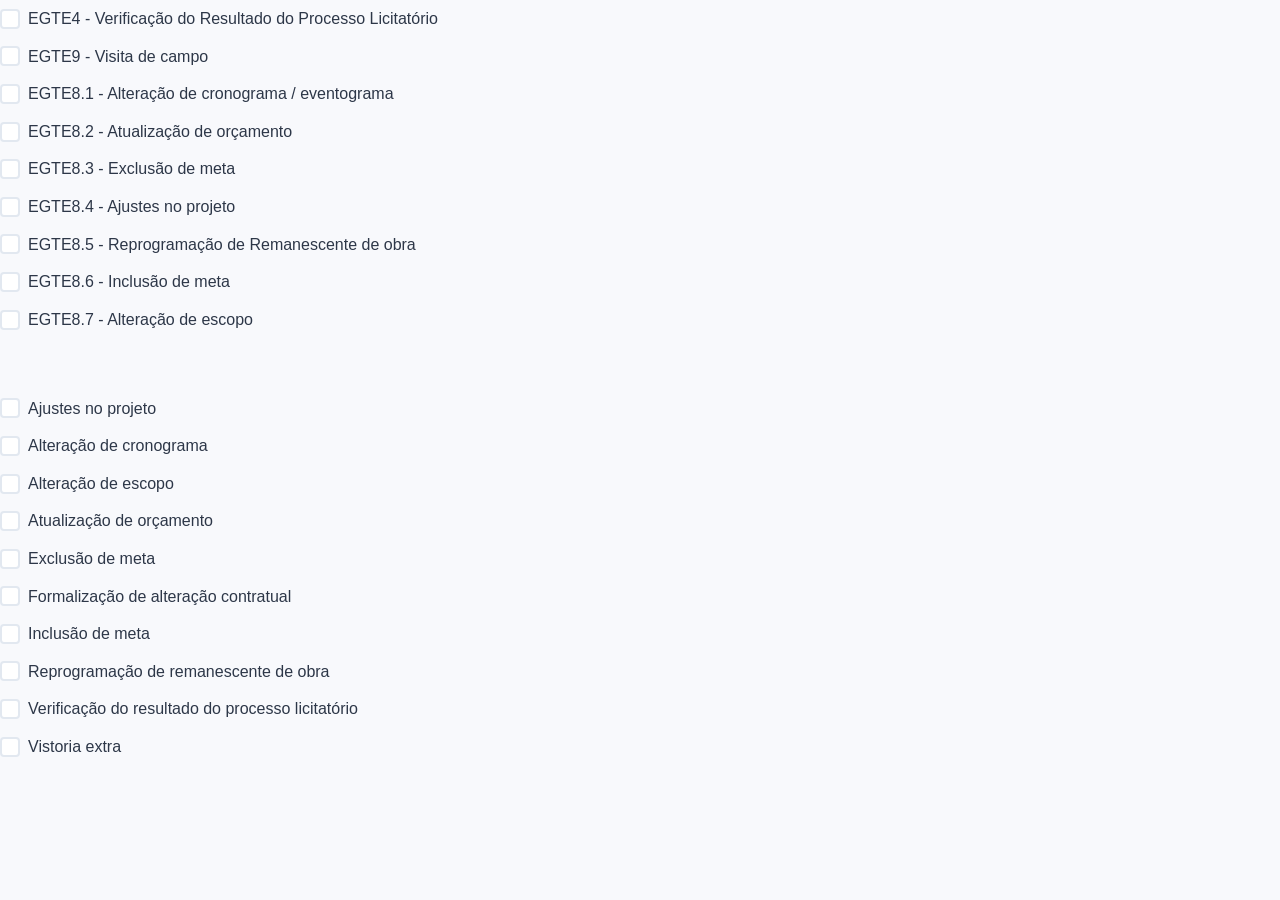
<file: pages/Rasc_SRO_ServExtra.html>
<!DOCTYPE html>
<html lang="en">

<head>
    <meta charset="UTF-8">
    <meta name="viewport" content="width=device-width, initial-scale=1.0">
    <title>Rascunho Serviços Extra</title>
    <link rel="stylesheet" href="../css/estilos.css">
</head>

<body>
    <div id="prePos29">
        <form>
            <label><input type="checkbox" name="EGTE4" value="EGTE4 - Verificação do Resultado do Processo Licitatório">
                EGTE4 - Verificação do Resultado do Processo Licitatório</label><br>
            <label><input type="checkbox" name="EGTE9" value="EGTE9 - Visita de campo"> EGTE9 - Visita de
                campo</label><br>
            <label><input type="checkbox" name="EGTE8.1" value="EGTE8.1 - Alteração de cronograma / eventograma">
                EGTE8.1 - Alteração de cronograma / eventograma</label><br>
            <label><input type="checkbox" name="EGTE8.2" value="EGTE8.2 - Atualização de orçamento"> EGTE8.2 -
                Atualização de orçamento</label><br>
            <label><input type="checkbox" name="EGTE8.3" value="EGTE8.3 - Exclusão de meta"> EGTE8.3 - Exclusão de
                meta</label><br>
            <label><input type="checkbox" name="EGTE8.4" value="EGTE8.4 - Ajustes no projeto"> EGTE8.4 - Ajustes no
                projeto</label><br>
            <label><input type="checkbox" name="EGTE8.5" value="EGTE8.5 - Reprogramação de Remanescente de obra">
                EGTE8.5 - Reprogramação de Remanescente de obra</label><br>
            <label><input type="checkbox" name="EGTE8.6" value="EGTE8.6 - Inclusão de meta"> EGTE8.6 - Inclusão de
                meta</label><br>
            <label><input type="checkbox" name="EGTE8.7" value="EGTE8.7 - Alteração de escopo"> EGTE8.7 - Alteração de
                escopo</label><br>
        </form><br><br>
    </div>

    <div id="pre18">
        <form>
            <label><input type="checkbox" name="ajustes_no_projeto" value="Ajustes no projeto"> Ajustes no
                projeto</label><br>
            <label><input type="checkbox" name="alteracao_de_cronograma" value="Alteração de cronograma"> Alteração de
                cronograma</label><br>
            <label><input type="checkbox" name="alteracao_de_escopo" value="Alteração de escopo"> Alteração de
                escopo</label><br>
            <label><input type="checkbox" name="atualizacao_de_orcamento" value="Atualização de orçamento"> Atualização
                de orçamento</label><br>
            <label><input type="checkbox" name="exclusao_de_meta" value="Exclusão de meta"> Exclusão de meta</label><br>
            <label><input type="checkbox" name="formalizacao_de_alteracao_contratual"
                    value="Formalização de alteração contratual"> Formalização de alteração contratual</label><br>
            <label><input type="checkbox" name="inclusao_de_meta" value="Inclusão de meta"> Inclusão de meta</label><br>
            <label><input type="checkbox" name="reprogramacao_de_remanescente_de_obra"
                    value="Reprogramação de remanescente de obra"> Reprogramação de remanescente de obra</label><br>
            <label><input type="checkbox" name="verificacao_do_resultado_do_processo_licitatorio"
                    value="Verificação do resultado do processo licitatório"> Verificação do resultado do processo
                licitatório</label><br>
            <label><input type="checkbox" name="vistoria_extra" value="Vistoria extra"> Vistoria extra</label><br>
        </form>
    </div>

</body>

</html>
</file>
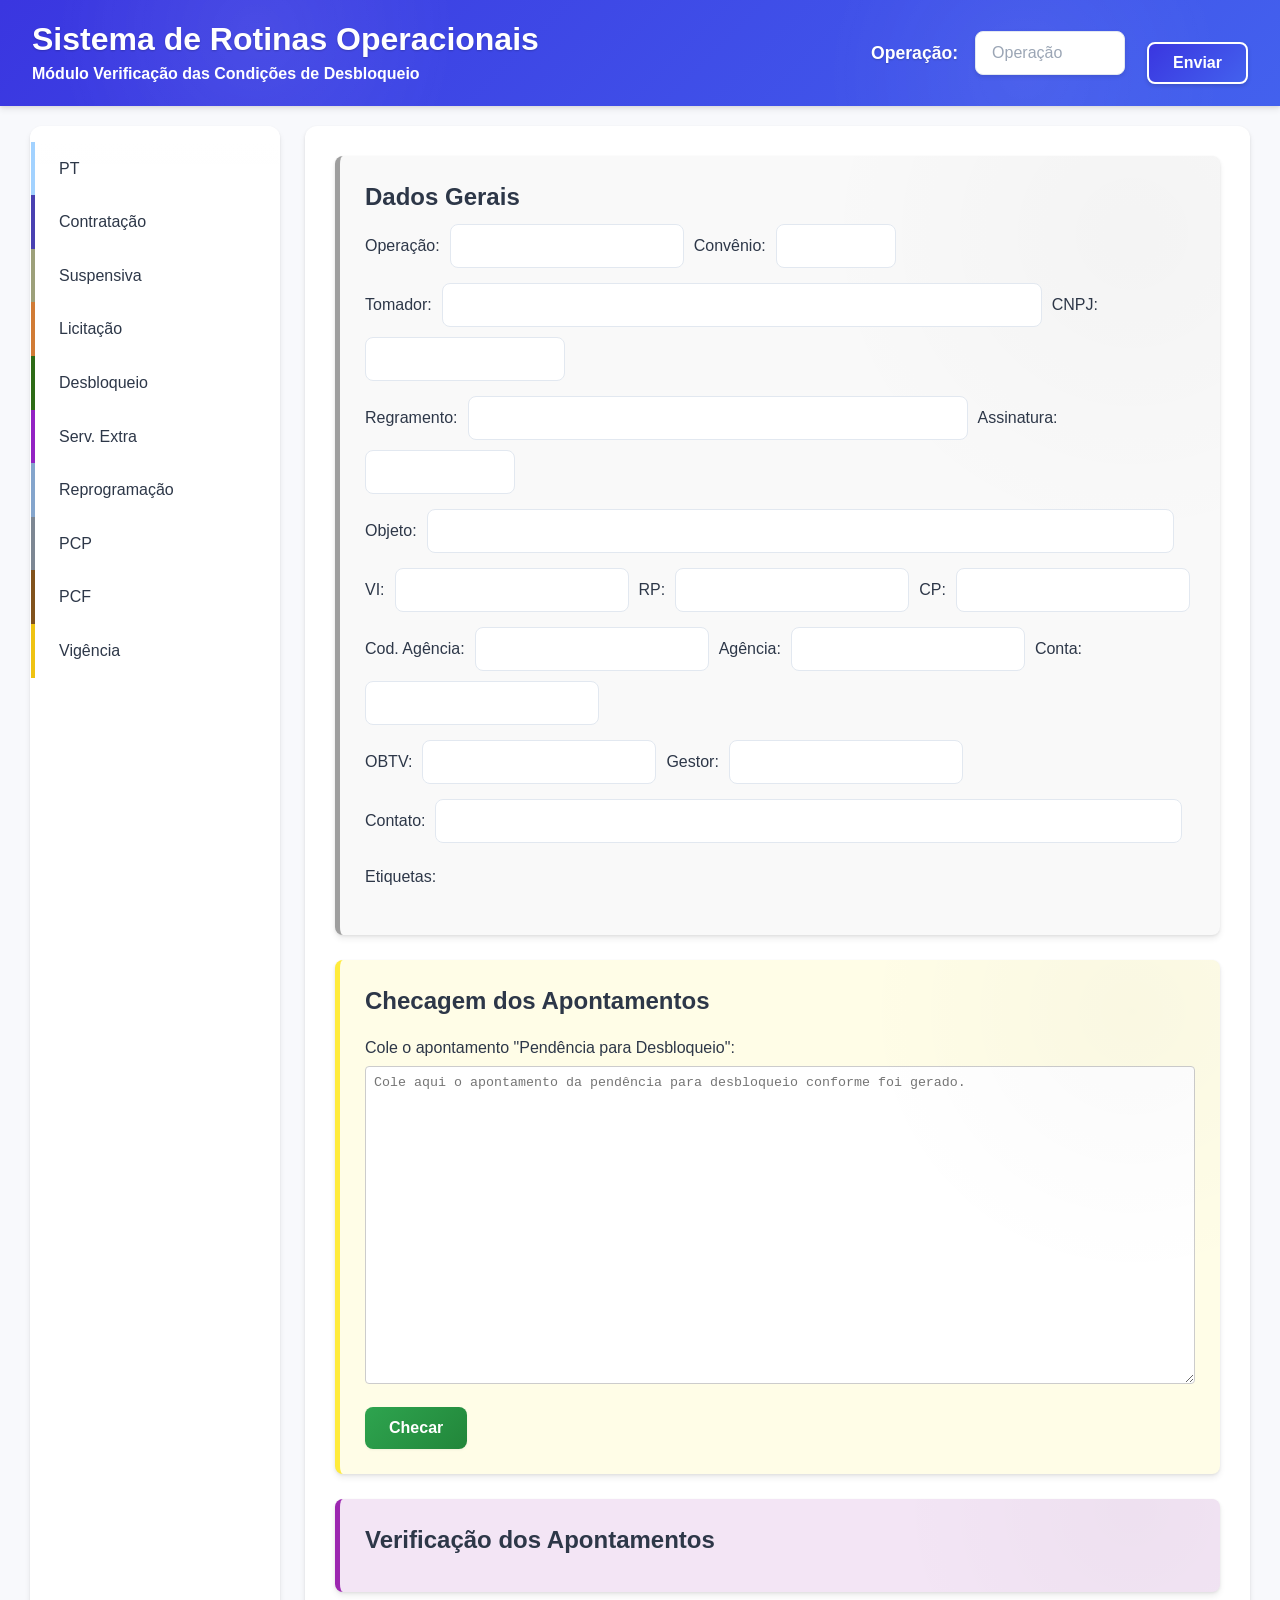
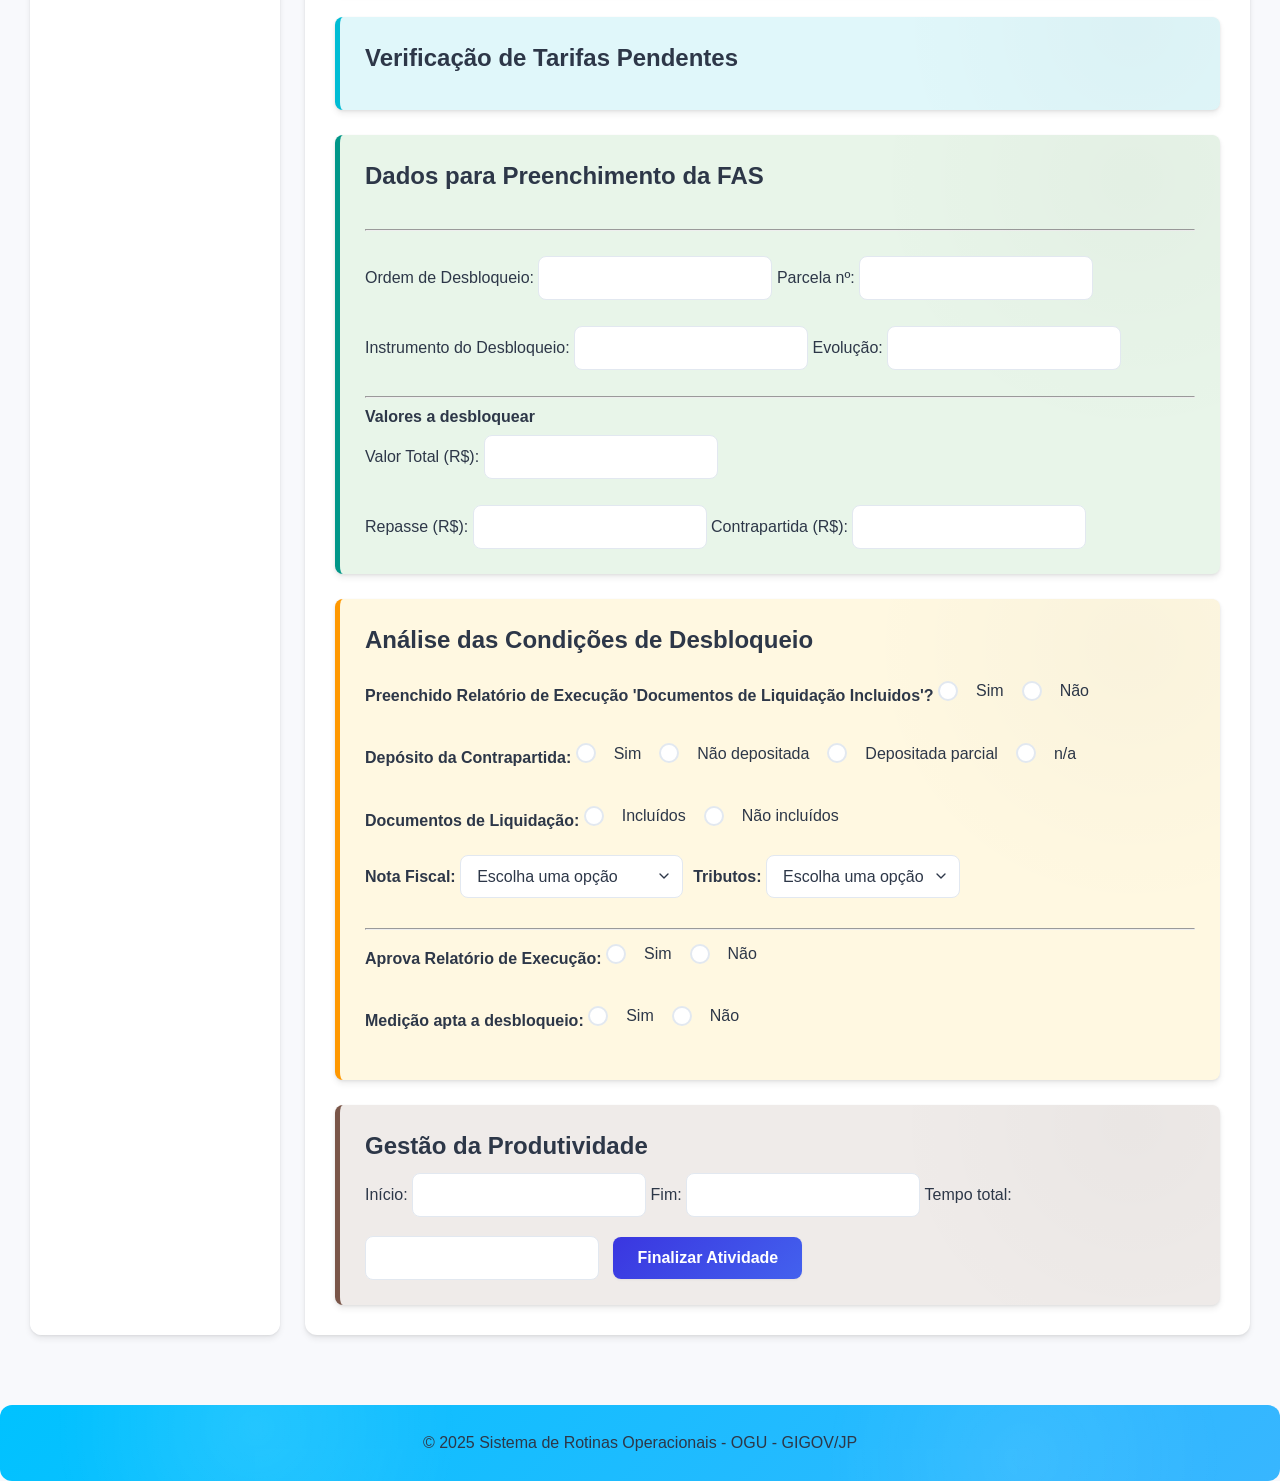
<file: pages/SRO_CodicoesDesbl.html>
<!DOCTYPE html>
<html lang="pt-br">
<head>
    <meta charset="UTF-8">
    <meta name="viewport" content="width=device-width, initial-scale=1.0">
    <title>SRO - Condições Desbloqueio</title>
    <link rel="stylesheet" type="text/css" href="../css/estilos.css">
    <link rel="shortcut icon" href="/media/favicon/favicon.jpg" type="image/x-icon">
</head>
<body>
    <header id="cabecalho">
        <div class="id-cabecalho">
            <h1>Sistema de Rotinas Operacionais</h1>
            <p><strong>Módulo Verificação das Condições de Desbloqueio</strong></p>
        </div>
        <div class="insere-operacao">
            <form id="operacaoForm">
                <label for="operacao">Operação:</label>
                <input type="text" id="operacao" name="operacao" placeholder="Operação" required>
                <button type="submit">Enviar</button>
            </form>
        </div>
    </header>
    <section id="container">
        <nav id="menu">
            <ul>
                <li><a href="#pagina1">PT</a></li>
                <li><a href="#pagina2">Contratação</a></li>
                <li><a href="#pagina3">Suspensiva</a></li>
                <li><a href="#pagina4">Licitação</a></li>
                <li><a href="#pagina5">Desbloqueio</a></li>
                <li><a href="#pagina6">Serv. Extra</a></li>
                <li><a href="#pagina7">Reprogramação</a></li>
                <li><a href="#pagina8">PCP</a></li>
                <li><a href="#pagina9">PCF</a></li>
                <li><a href="#pagina10">Vigência</a></li>
            </ul>
        </nav>
        <main id="principal">
            <section class="checklist">
                <!-- DADOS GERAIS -->
                <div class="checklist1">
                    <h2>Dados Gerais</h2>
                    <form id="form-dados">
                        <div class="form-row">
                            <label for="operation">Operação:</label>
                            <input type="text" id="operation" name="operation" readonly>
                            <label for="convenio">Convênio:</label>
                            <input type="text" id="convenio" name="convenio" readonly>
                        </div>
                        
                        <div class="form-row">
                            <label for="tomador">Tomador:</label>
                            <input type="text" id="tomador" name="tomador" readonly>
                            <label for="cnpj">CNPJ:</label>
                            <input type="text" id="cnpj" name="cnpj" readonly>
                        </div>
                        
                        <div class="form-row">
                            <label for="regramento">Regramento:</label>
                            <input type="text" id="regramento" name="regramento" readonly>
                            <label for="assinatura">Assinatura:</label>
                            <input type="text" id="assinatura" name="assinatura" readonly>
                        </div>
                        
                        <div class="form-row">
                            <label for="objeto">Objeto:</label>
                            <input type="text" id="objeto" name="objeto" readonly>
                        </div>
                        
                        <div class="form-row">
                            <label for="vi">VI:</label>
                            <input type="text" id="vi" name="vi" readonly>
                            <label for="rp">RP:</label>
                            <input type="text" id="rp" name="rp" readonly>
                            <label for="cp">CP:</label>
                            <input type="text" id="cp" name="cp" readonly>
                        </div>

                        <div class="form-row">
                            <label for="cAgencia">Cod. Agência:</label>
                            <input type="text" id="cAgencia" name="cAgencia" readonly>
                            <label for="agencia">Agência:</label>
                            <input type="text" id="agencia" name="agencia" readonly>
                            <label for="cCorrente">Conta:</label>
                            <input type="text" id="cCorrente" name="cCorrente" readonly>
                        </div>

                        <div class="form-row">
                            <label for="obtv">OBTV:</label>
                            <input type="text" id="obtv" name="obtv" readonly>
                            <label for="gestor">Gestor:</label>
                            <input type="text" id="gestor" name="gestor" readonly>
                        </div>

                        <div class="form-row">
                            <label for="emails">Contato:</label>
                            <input type="text" id="emails" name="emails" readonly>
                        </div>

                        <div class="form-row">
                            <label for="etiquetasDaOperacao">Etiquetas:</label>
                            <div id="etiquetasDaOperacaoContainer"></div>
                        </div>

                    </form>
                </div>

                <!-- NÃO USAR -->
                <!-- <div class="checklist2">
                    <h2>Análise Documental / Registros</h2>                     
                </div> -->

                <!-- NÃO USAR -->
                <!-- <div class="checklist3">
                    <h2>Análise Complementar - Primeiro Desbloqueio</h2>
                </div> -->

                <!-- NÃO USAR -->
                <!-- <div class="checklist4">
                    <h2>Análise Complementar - Último Desbloqueio</h2>
                </div> -->



                <!-- AREA PARA COLAR OS APONTAMENTOS -->
                <div class="checklist5">
                    <h2>Checagem dos Apontamentos</h2>

                        <label for="pendencias">Cole o apontamento "Pendência para Desbloqueio":</label><br>
                        <textarea id="pendencias" name="pendencias" rows="20" cols="150" placeholder="Cole aqui o apontamento da pendência para desbloqueio conforme foi gerado."></textarea>
                        <div class="buttons-group">
                            <button id="btnChecarPendencias" type="button" class="btn-copiar">Checar</button>
                        </div>
                
                </div>

                <!-- ANÁLISE DOS APONTAMENTOS -->
                <div class="checklist6">
                    <h2>Verificação dos Apontamentos</h2>
                    <div id="linhasPendencias"></div>
                </div>



                <!-- ANÁLISE DOS VALORES PARA DESBLOQUEIO -->
                <div class="checklist7">
                    <h2>Verificação de Tarifas Pendentes</h2>
                    <div id="linhasTarifas"></div>
                    </div>
    
                    
                    <!-- TARIFAS PENDENTES -->
                    <div class="checklist8">
                        <h2>Dados para Preenchimento da FAS</h2>
                        <div id="listaCtef"></div><br>
                        <hr><br>
    
                        <div>
                            <label for="ordemDesbloqueio">Ordem de Desbloqueio:</label>
                            <input type="text" name="ordemDesbloqueio" id="ordemDesbloqueio" readonly>
                            <label for="parcelaNumero">Parcela nº:</label>
                            <input type="text" name="parcelaNumero" id="parcelaNumero" readonly><br><br>
                            <label for="instrumentoDesbloqueio">Instrumento do Desbloqueio:</label>
                            <input type="text" name="instrumentoDesbloqueio" id="instrumentoDesbloqueio" readonly>
                            <label for="evolucaoContrato">Evolução:</label>
                            <input type="text" name="evolucaoContrato" id="evolucaoContrato" readonly><br><br>
                            <hr>
                        </div>
    
                        <div>
                            <label><strong>Valores a desbloquear</strong></label><br>
                            <label for="viDesbloquear">Valor Total (R$):</label>
                            <input type="text" name="viDesbloquear" id="viDesbloquear" readonly><br><br>
                            <label for="rpDesbloquear">Repasse (R$):</label>
                            <input type="text" name="rpDesbloquear" id="rpDesbloquear" readonly>
                            <label for="cpDesbloquear">Contrapartida (R$):</label>
                            <input type="text" name="cpDesbloquear" id="cpDesbloquear" readonly>
                            
                        </div>


                    </div>
    
                    <!-- ANÁLISE DAS CONDIÇÕES DE DESBLOQUEIO -->
                    <div class="checklist9">
                        <h2>Análise das Condições de Desbloqueio</h2>
    
                        <div class="form-group">
                            <label><b>Preenchido Relatório de Execução 'Documentos de Liquidação Incluidos'?</b></label>
                            <div class="radio-group">
                                <input type="radio" id="simRelatorioExecucao" name="relatorioExecucao" value="simRelatorioExecucao">
                                <label for="simRelatorioExecucao">Sim</label>
                                <input type="radio" id="naoRelatorioExecucao" name="relatorioExecucao" value="naoRelatorioExecucao">
                                <label for="naoRelatorioExecucao">Não</label>
                            </div>
                        </div>
    
                        <div class="form-group">
                            <label><b>Depósito da Contrapartida:</b></label>
                            <div class="radio-group">
                                <input type="radio" id="simDepositoCp" name="depositoCp" value="simDepositoCp">
                                <label for="simDepositoCp">Sim</label>
                                <input type="radio" id="naoDepositoCp" name="depositoCp" value="naoDepositoCp">
                                <label for="naoDepositoCp">Não depositada</label>
                                <input type="radio" id="parcialDepositoCp" name="depositoCp" value="parcialDepositoCp">
                                <label for="parcialDepositoCp">Depositada parcial</label>
                                <input type="radio" id="naDepositoCp" name="depositoCp" value="naDepositoCp">
                                <label for="naDepositoCp">n/a</label>
                            </div>
                        </div>
                        
                        <div class="form-group">
                            <label><b>Documentos de Liquidação:</b></label>
                            <div class="radio-group">
                                <input type="radio" id="incDocLiquidacao" name="docLiquidacao" value="incDocLiquidacao">
                                <label for="incDocLiquidacao">Incluídos</label>
                                <input type="radio" id="naoIncDocLiquidacao" name="docLiquidacao" value="naoIncDocLiquidacao">
                                <label for="naoIncDocLiquidacao">Não incluídos</label>
                            </div>
                        </div>
    
                        <div class="form-row">
                            <div class="form-group">
                                <label for="notaFiscal"><b>Nota Fiscal:</b></label>
                                <select id="notaFiscal" name="notaFiscal">
                                    <option value="" selected disabled>Escolha uma opção</option>
                                    <option value="Documento Conforme">Documento Conforme</option>
                                    <option value="Dados Com Divergencia">Dados com Divergência</option>
                                    <option value="Nao Autenticavel">Não Autenticável</option>
                                    <option value="Outras Pendencias">Outras Pendências</option>
                                    <option value="Nao Aplicavel">N/A</option>
                                </select>
                            </div>
    
                            <div class="form-group">
                                <label for="tributos"><b>Tributos:</b></label>
                                <select id="tributos" name="tributos">
                                    <option value="" selected disabled>Escolha uma opção</option>
                                    <option value="Dados Conformes">Dados Conformes</option>
                                    <option value="Dados Divergentes">Dados Divergentes</option>
                                    <option value="Nao Aplicavel">N/A</option>
                                </select>
                            </div>
                        </div>
                        <hr>
    
                        <div class="form-group">
                            <label><b>Aprova Relatório de Execução:</b></label>
                            <div class="radio-group">
                                <input type="radio" id="simAprovaRelExec" name="aprovaRelExec" value="simAprovaRelExec">
                                <label for="simAprovaRelExec">Sim</label>
                                <input type="radio" id="naoAprovaRelExec" name="aprovaRelExec" value="naoAprovaRelExec">
                                <label for="naoAprovaRelExec">Não</label>
                            </div>
                        </div>
    
                        <div class="form-group">
                            <label><b>Medição apta a desbloqueio:</b></label>
                            <div class="radio-group">
                                <input type="radio" id="simAptoDesbl" name="aptoDesbl" value="simAptoDesbl">
                                <label for="simAptoDesbl">Sim</label>
                                <input type="radio" id="naoAptoDesbl" name="aptoDesbl" value="naoAptoDesbl">
                                <label for="naoAptoDesbl">Não</label>
                            </div>
                        </div>


                    </div>


                <!-- PENDÊNCIAS / CONDICIONANTES PARA DESBLOQUEIO -->
                <!-- <div class="checklist11">
                    <h2>Pendências / Condicionantes para Desbloqueio</h2>
                    <div class="form-group">
                        <label for="apontamentoDesbloqueio">Apontamentos:</label><br>
                        <textarea id="apontamentoDesbloqueio" name="apontamentoDesbloqueio" readonly rows="15" cols="60"></textarea><br>
                        <label for="cePendenciaDesbloqueio">Nº da CE para desbloqueio:</label>
                        <input type="text" class="cePendenciaDesbloqueio" id="cePendenciaDesbloqueio" name="cePendenciaDesbloqueio" value="">
                        <div class="buttons-group">
                            <button id="textos" type="button" class="btn-copiar">Enviar Pendências</button>
                            <button id="btnCopiarApontamento" type="button" class="btn-copiar">Apontamento REUNI</button>
                            <button id="btnCopiarSituacaoAtual" type="button" class="btn-copiar btn-situacao">Situação Atual</button>
                        </div>
                    </div>
                </div> -->

                <!-- PROCEDIMENTOS PÓS ANÁLISES -->
                <div class="checklist12">
                    <h2>Procedimentos Pós Análises</h2>
                    <div class="form-group">
                        <label for="prepararFas">Preparar FAS / CE de desbloqueio</label>
                        <input type="checkbox" id="prepararFas" name="prepararFas" value="valor">
                    </div>

                    <div class="form-group">
                        <label for="efetuarDesbloqueio">Efetuar desbloqueio</label>
                        <input type="checkbox" id="efetuarDesbloqueio" name="efetuarDesbloqueio" value="valor">
                    </div>
                    
                    <div class="form-group">
                        <label for="enviaCeDesbl">Enviar CE de desbloqueio ao Tomador</label>
                        <input type="checkbox" id="enviaCeDesbl" name="enviaCeDesbl" value="valor">
                    </div>

                    <div class="form-group">
                        <label for="numeroCeDesbl">Número da CE gerada no REUNI:</label>
                        <input type="text" id="numeroCeDesbl" name="numeroCeDesbl" value="">
                    </div>

                    <div class="form-group">
                        <label for="atualizaDados">Atualizar apontamentos, Situação atual e Etiquetas</label>
                        <input type="checkbox" id="atualizaDados" name="atualizaDados" value="valor">
                    </div>
                    
                    <div class="form-group">
                        <label for="arquivarDocs">Arquivar documentos / Dossiê digital</label>
                        <input type="checkbox" id="arquivarDocs" name="arquivarDocs" value="valor">
                    </div>

                    <div class="buttons-group">
                        <button id="btnEnviarFasAssinatura" type="button" class="btn-fas">Envia FAS para assinatura</button>
                        <button id="btnCopiarApontamentoPC" type="button" class="btn-copiar">Apontamento REUNI</button>
                        <button id="btnCopiarSituacaoPC" type="button" class="btn-copiar btn-situacao">Situação Atual</button>
                    </div>
                    <!-- Caixa de diálogo para selecionar coordenação para envio da FAS -->
                    <dialog id="dialogo">
                        <form method="dialog">
                            <fieldset>
                                <legend>Selecione um destinatário:</legend>
                                <label>
                                    <input type="radio" name="fasPara" value="gigovjp08"> gigovjp08
                                </label><br>
                                <label>
                                    <input type="radio" name="fasPara" value="gigovjp09"> gigovjp09
                                </label><br>
                                <label>
                                    <input type="radio" name="fasPara" value="gigovjp10"> gigovjp10
                                </label><br>
                                <label>
                                    <input type="radio" name="fasPara" value="gigovjp11"> gigovjp11
                                </label><br>
                            </fieldset>
                            <button id="confirmarBtn">Confirmar</button>
                            <button type="button" id="cancelarBtn">Cancelar</button>

                            <!-- <button onclick="dialogo.close()">Cancelar</button> -->
                        </form>
                    </dialog>

                </div>

                                    <!-- PRESTAÇÃO DE CONTAS FINAL -->
                                    <div class="checklist10" style="display: none;">
                                        <h2>Prestação de Contas Final</h2>
                                        <div class="form-group">
                                            <label for="prestacaoContasFinal">Instruções para Prestação de Contas Final:</label><br>
                                            <textarea id="prestacaoContasFinal" name="prestacaoContasFinal" readonly rows="5" cols="60"></textarea>
                                            <div class="buttons-group">
                                                <button id="btnCopiarPCF" type="button" class="btn-copiar">Copiar Apontamento de PCF</button>
                                            </div>
                                        </div>
                                    </div>

                                    
                 <!-- GESTÃO PRODUTIVIDADE -->
                 <div class="checklist13">
                    <!-- <h2>Gestão da Produtividade</h2>
                    O botão de verificar pendências foi removido conforme solicitado -->
                    <section id="gestao-produtividade">
                        <div class="container">
                            <h2>Gestão da Produtividade</h2>
                            <div class="atividade">
                                
                                    <label for="hora-inicio">Início:</label>
                                    <input type="text" id="hora-inicio" readonly>
                               
                                    <label for="hora-fim">Fim:</label>
                                    <input type="text" id="hora-fim" readonly>
                                
                               
                                    <label for="tempo-total">Tempo total:</label>
                                    <input type="text" id="tempo-total" readonly>
                                <button id="registrar-atividade">Finalizar Atividade</button>
                            </div>
                        </div>
                    </section>
                    
                    


                </div>

                <!-- <div class="checklist14">
                    <h2>Análise Processual Adicional</h2>
                    <p>Resumo do andamento processual.</p>
                </div>

                <div class="checklist15">
                    <h2>Observações Finais</h2>
                    <p>Resumo do andamento processual.</p>
                </div> -->
            </section>
        </main>
    </section>
    <footer id="rodape">
        © 2025 Sistema de Rotinas Operacionais - OGU - GIGOV/JP
    </footer>

    <!-- Scripts -->
    <script src="../js/CondicoesModule/script.js"></script>
    <!-- <script src="../js/DesbloqueioManager.js" type="module"></script> -->
    <!-- <script src="../js/empresas-executoras.js"></script> -->
    <!-- <script src="../js/PCFModule.js" type="module"></script> -->
    <!-- <script src="../js/texto.js" type="module"></script> -->
    <script src="../js/CondicoesModule/CondicoesDesbl.js"></script>
</body>
</html>
</file>
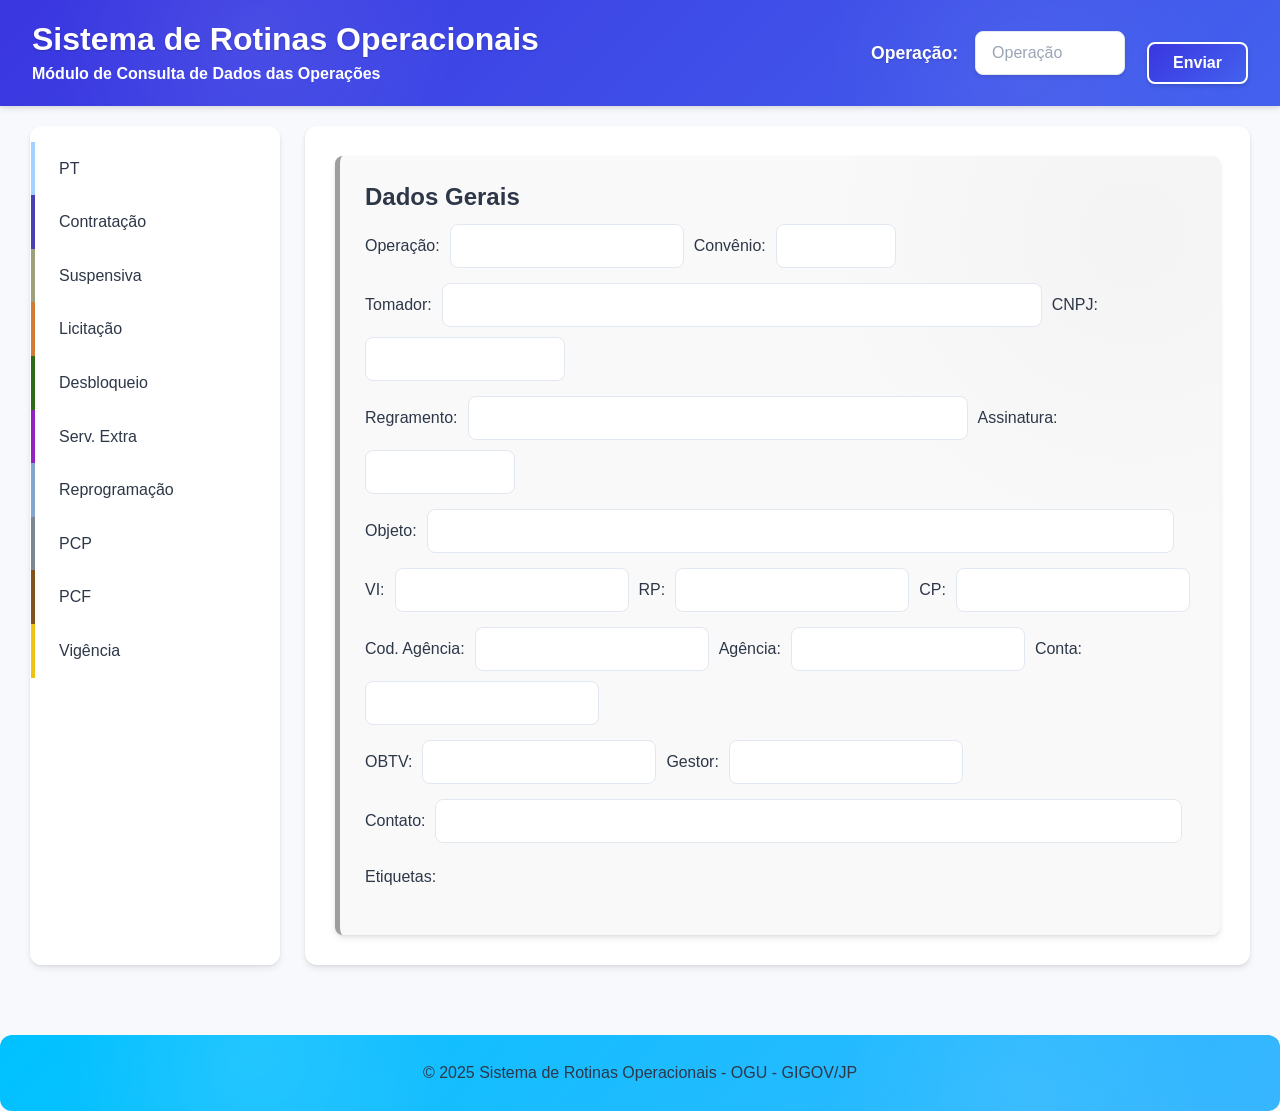
<file: pages/SRO_ConsultaOperacao.html>
<!DOCTYPE html>
<html lang="pt-br">

<head>
    <meta charset="UTF-8">
    <meta name="viewport" content="width=device-width, initial-scale=1.0">
    <title>SRO - Consulta Operação</title>
    <link rel="stylesheet" type="text/css" href="../css/estilos.css">
    <link rel="shortcut icon" href="/media/favicon/favicon.jpg" type="image/x-icon">
</head>

<body>
    <header id="cabecalho">
        <div class="id-cabecalho">
            <h1>Sistema de Rotinas Operacionais</h1>
            <p><strong>Módulo de Consulta de Dados das Operações</strong></p>
        </div>
        <div class="insere-operacao">
            <form id="operacaoForm">
                <label for="operacao">Operação:</label>
                <input type="text" id="operacao" name="operacao" placeholder="Operação" required>
                <button type="submit">Enviar</button>
            </form>
        </div>
    </header>
    <section id="container">
        <nav id="menu">
            <ul>
                <li><a href="#pagina1">PT</a></li>
                <li><a href="#pagina2">Contratação</a></li>
                <li><a href="#pagina3">Suspensiva</a></li>
                <li><a href="#pagina4">Licitação</a></li>
                <li><a href="#pagina5">Desbloqueio</a></li>
                <li><a href="#pagina6">Serv. Extra</a></li>
                <li><a href="#pagina7">Reprogramação</a></li>
                <li><a href="#pagina8">PCP</a></li>
                <li><a href="#pagina9">PCF</a></li>
                <li><a href="#pagina10">Vigência</a></li>
            </ul>
        </nav>
        <main id="principal">
            <section class="checklist">
                <!-- DADOS GERAIS -->
                <div class="checklist1">
                    <h2>Dados Gerais</h2>
                    <form id="form-dados">
                        <div class="form-row">
                            <label for="operation">Operação:</label>
                            <input type="text" id="operation" name="operation" readonly>
                            <label for="convenio">Convênio:</label>
                            <input type="text" id="convenio" name="convenio" readonly>
                        </div>
                        <div class="form-row">
                            <label for="tomador">Tomador:</label>
                            <input type="text" id="tomador" name="tomador" readonly>
                            <label for="cnpj">CNPJ:</label>
                            <input type="text" id="cnpj" name="cnpj" readonly>
                        </div>
                        <div class="form-row">
                            <label for="regramento">Regramento:</label>
                            <input type="text" id="regramento" name="regramento" readonly>
                            <label for="assinatura">Assinatura:</label>
                            <input type="text" id="assinatura" name="assinatura" readonly>
                        </div>
                        <div class="form-row">
                            <label for="objeto">Objeto:</label>
                            <input type="text" id="objeto" name="objeto" readonly>
                        </div>
                        <div class="form-row">
                            <label for="vi">VI:</label>
                            <input type="text" id="vi" name="vi" readonly>
                            <label for="rp">RP:</label>
                            <input type="text" id="rp" name="rp" readonly>
                            <label for="cp">CP:</label>
                            <input type="text" id="cp" name="cp" readonly>
                        </div>
                        <div class="form-row">
                            <label for="cAgencia">Cod. Agência:</label>
                            <input type="text" id="cAgencia" name="cAgencia" readonly>
                            <label for="agencia">Agência:</label>
                            <input type="text" id="agencia" name="agencia" readonly>
                            <label for="cCorrente">Conta:</label>
                            <input type="text" id="cCorrente" name="cCorrente" readonly>
                        </div>
                        <div class="form-row">
                            <label for="obtv">OBTV:</label>
                            <input type="text" id="obtv" name="obtv" readonly>
                            <label for="gestor">Gestor:</label>
                            <input type="text" id="gestor" name="gestor" readonly>
                        </div>
                        <div class="form-row">
                            <label for="emails">Contato:</label>
                            <input type="text" id="emails" name="emails" readonly>
                        </div>
                        <div class="form-row">
                            <label for="etiquetasDaOperacao">Etiquetas:</label>
                            <div id="etiquetasDaOperacaoContainer"></div>
                        </div>
                    </form>
                </div>
          
            </section>
        </main>
    </section>
    <footer id="rodape">
        © 2025 Sistema de Rotinas Operacionais - OGU - GIGOV/JP
    </footer>

    <!-- Scripts -->
    <script src="../js/ConsultaOpModule/script.js"></script>
</body>

</html>
</file>
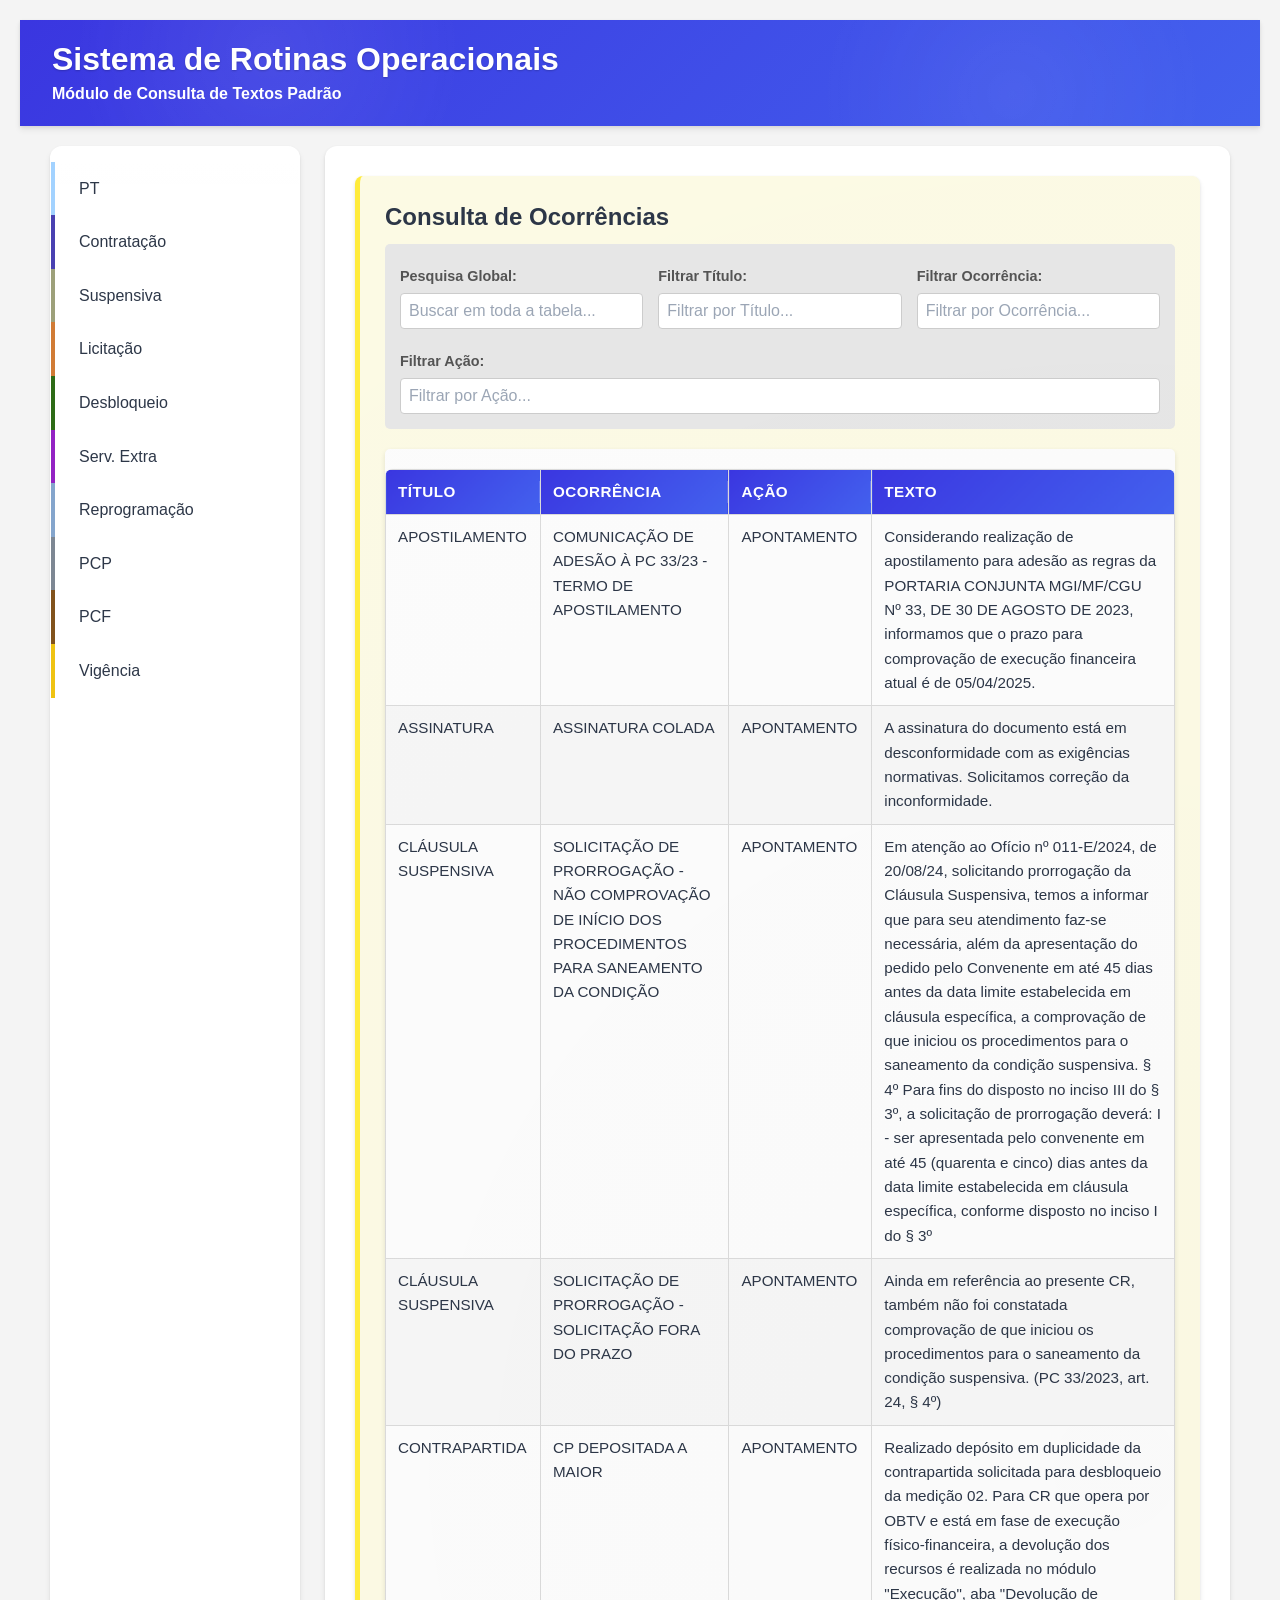
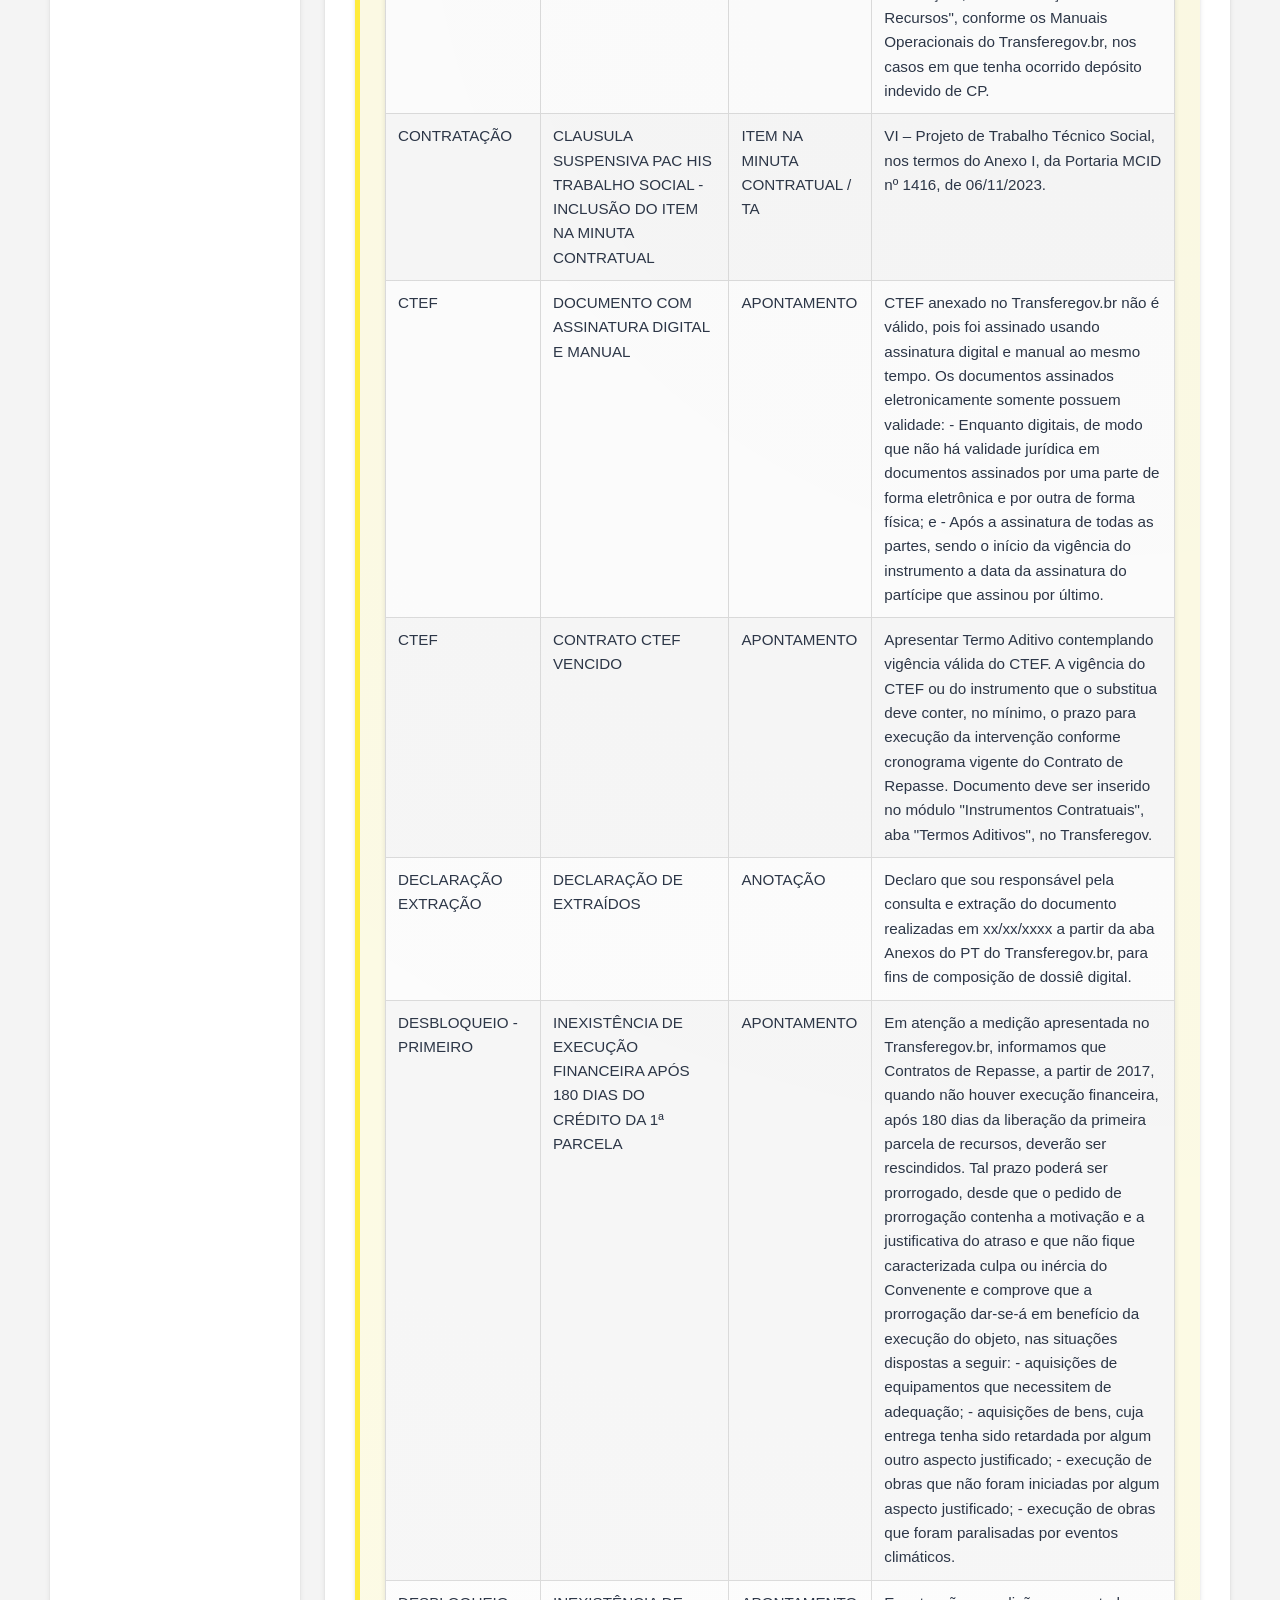
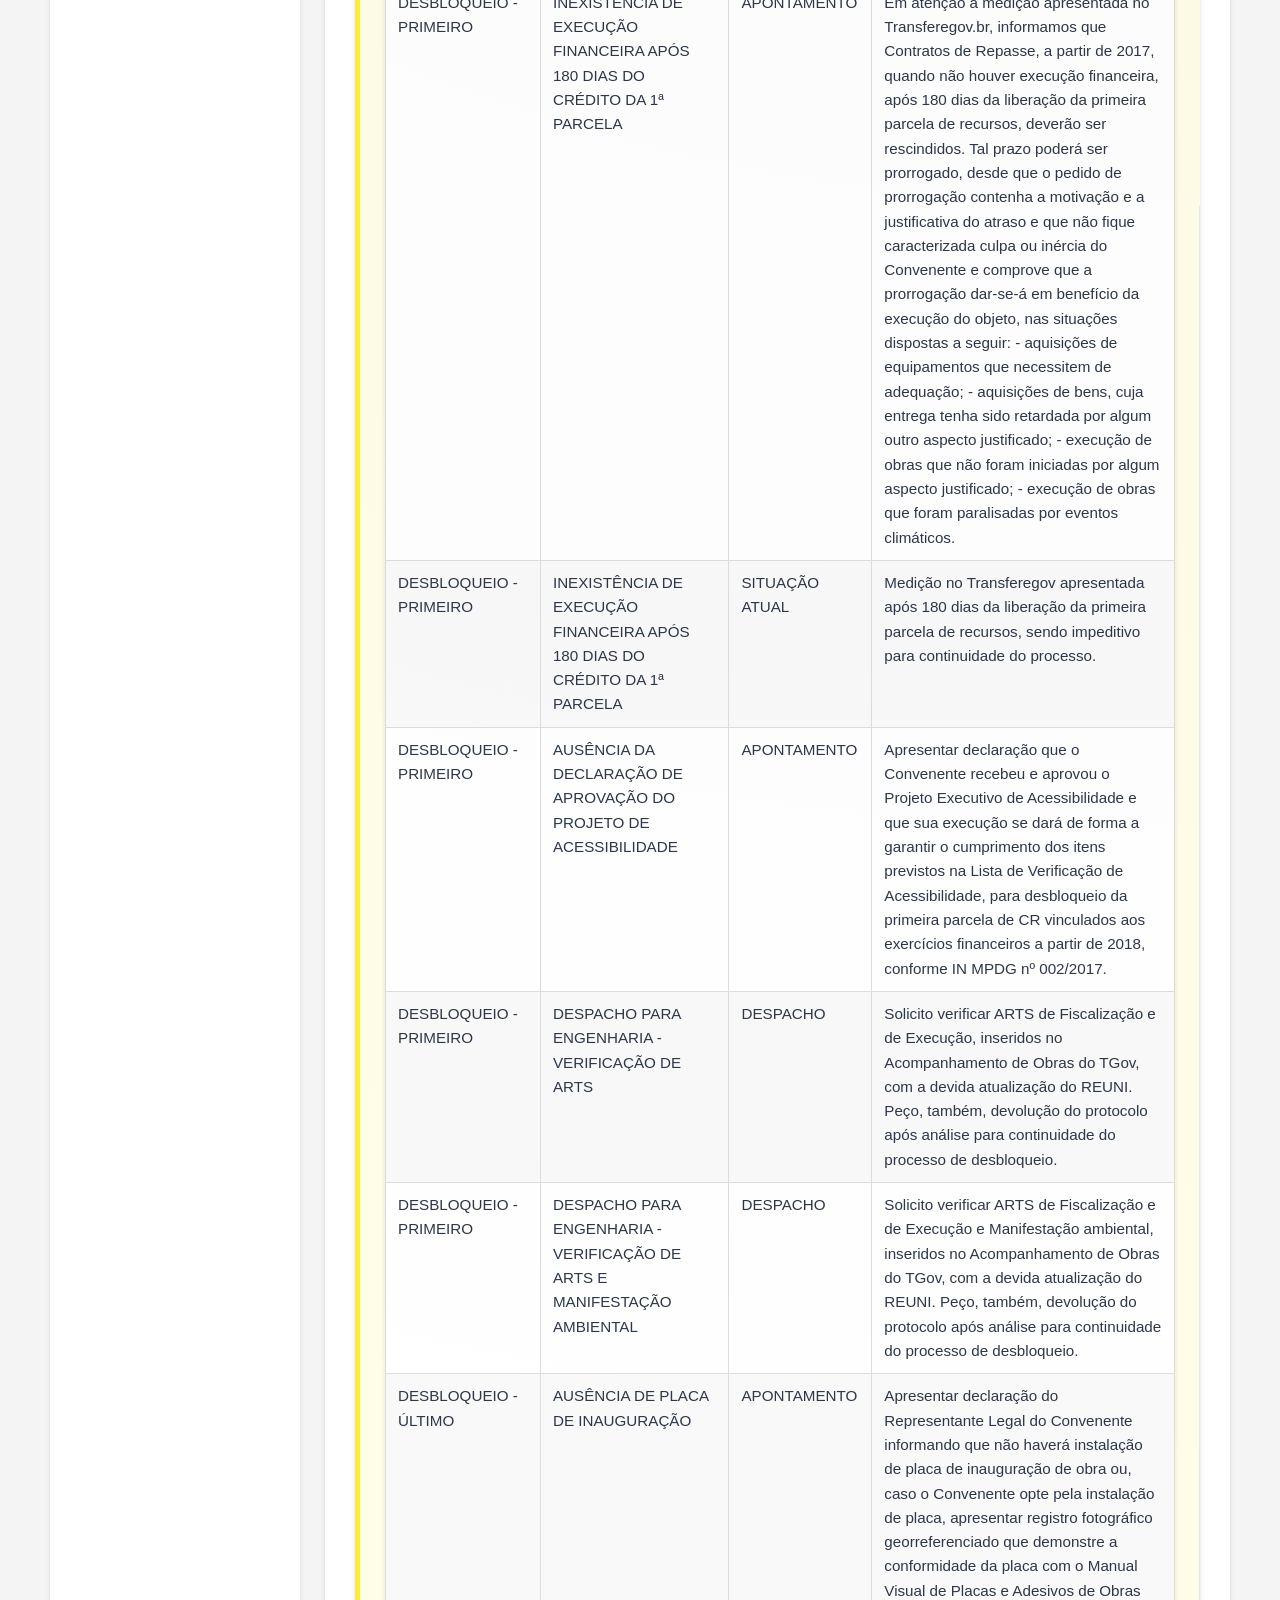
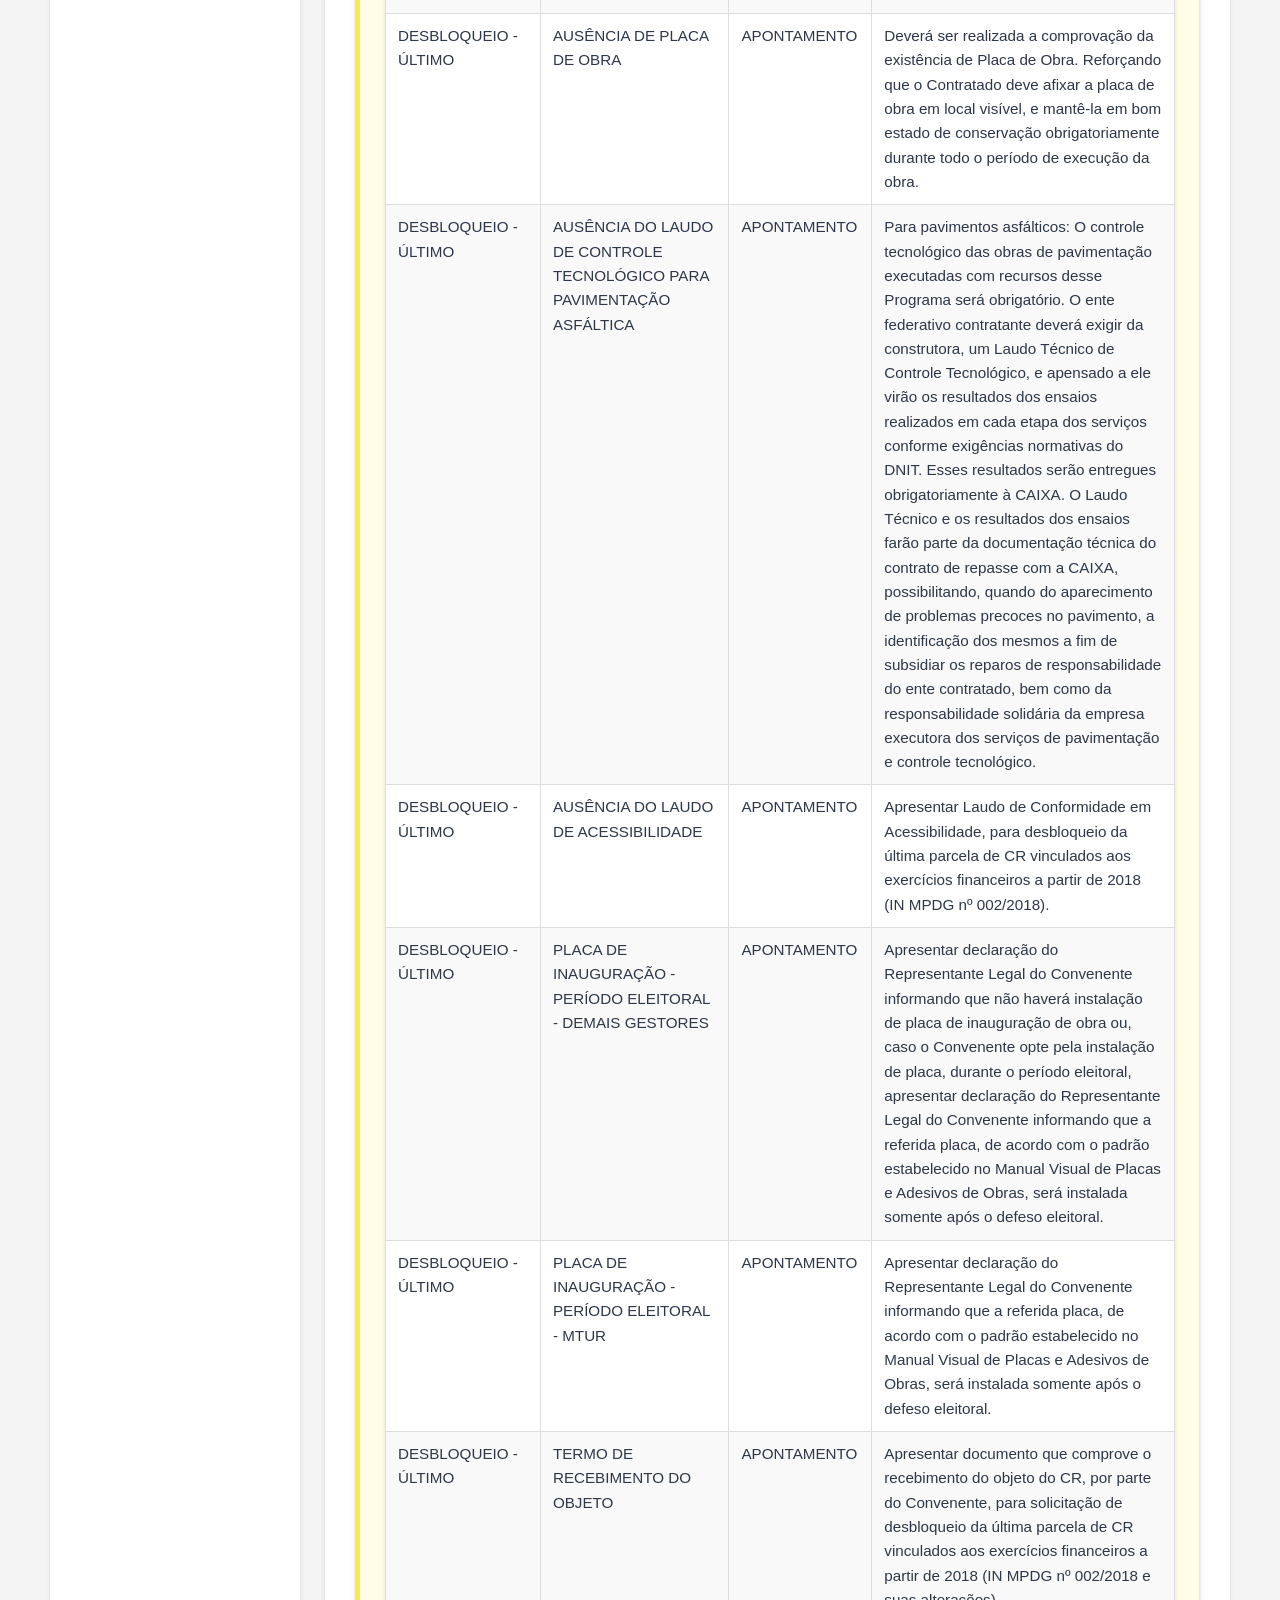
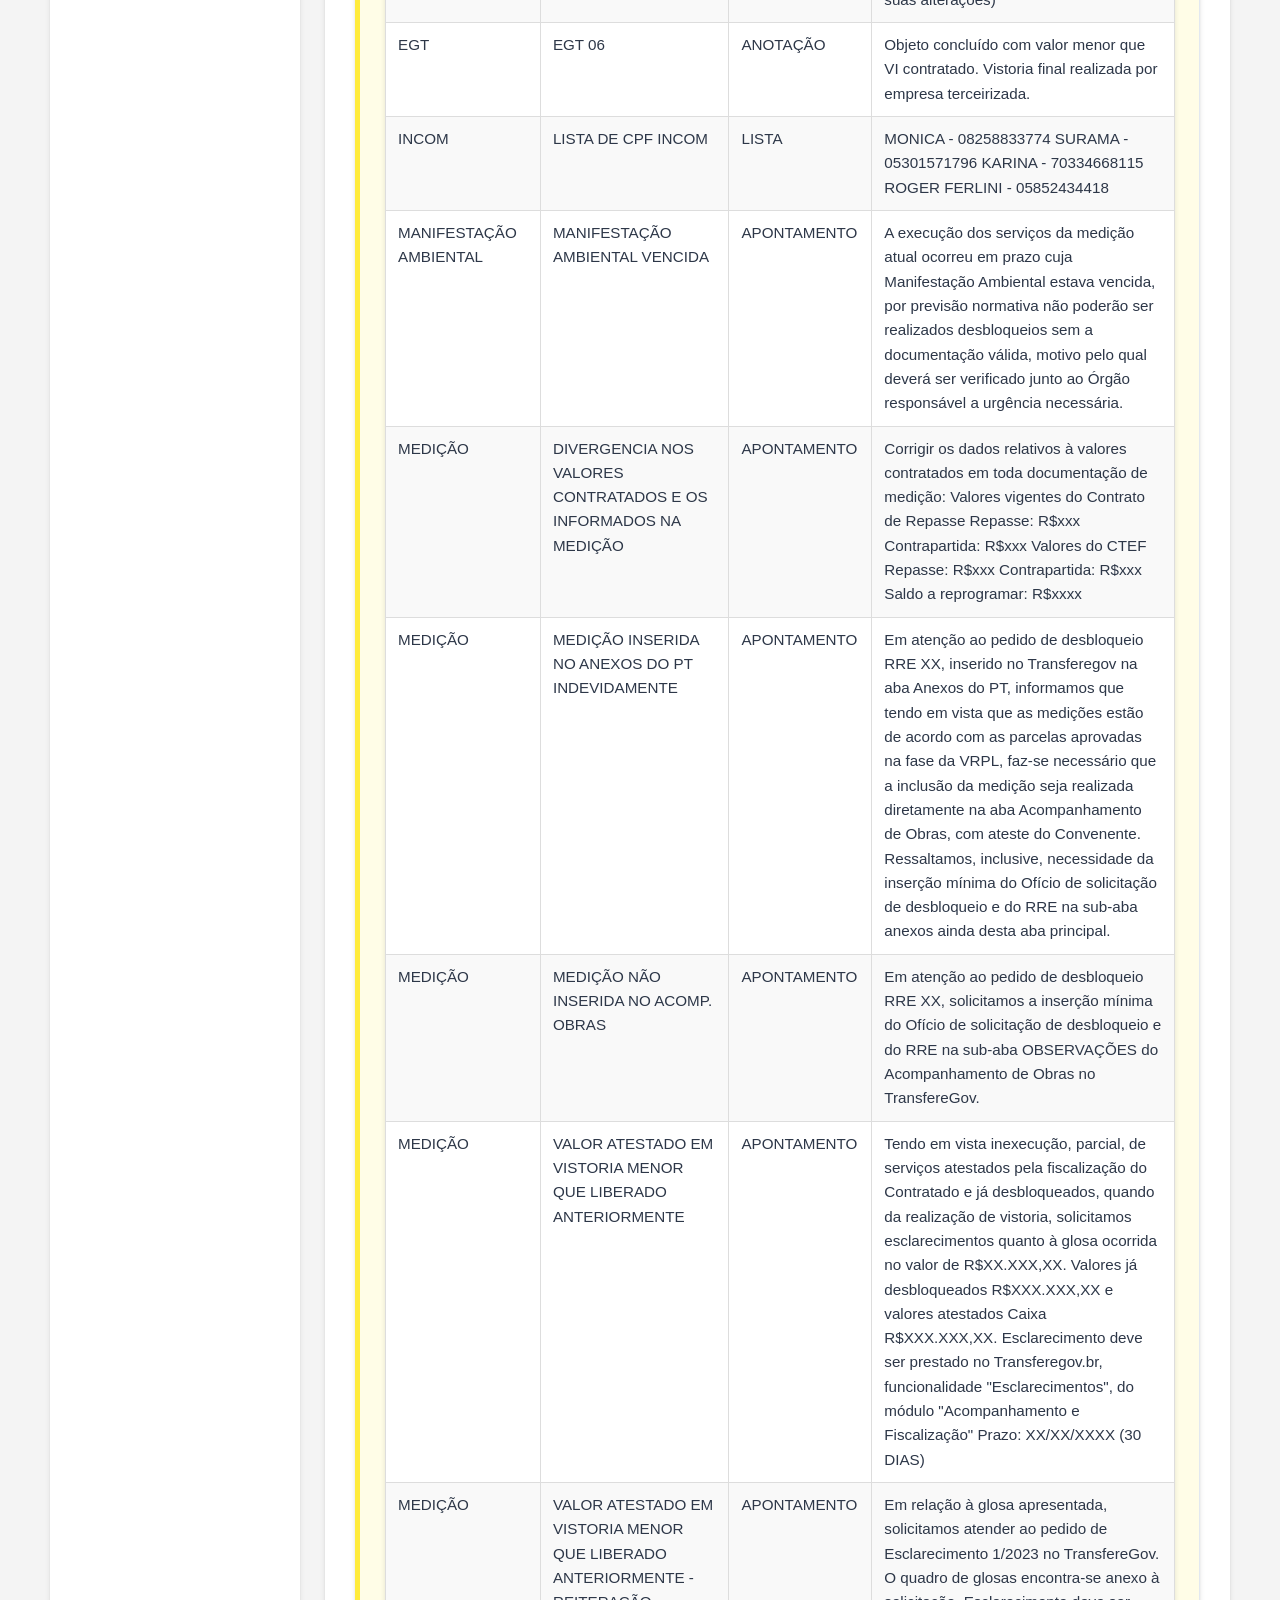
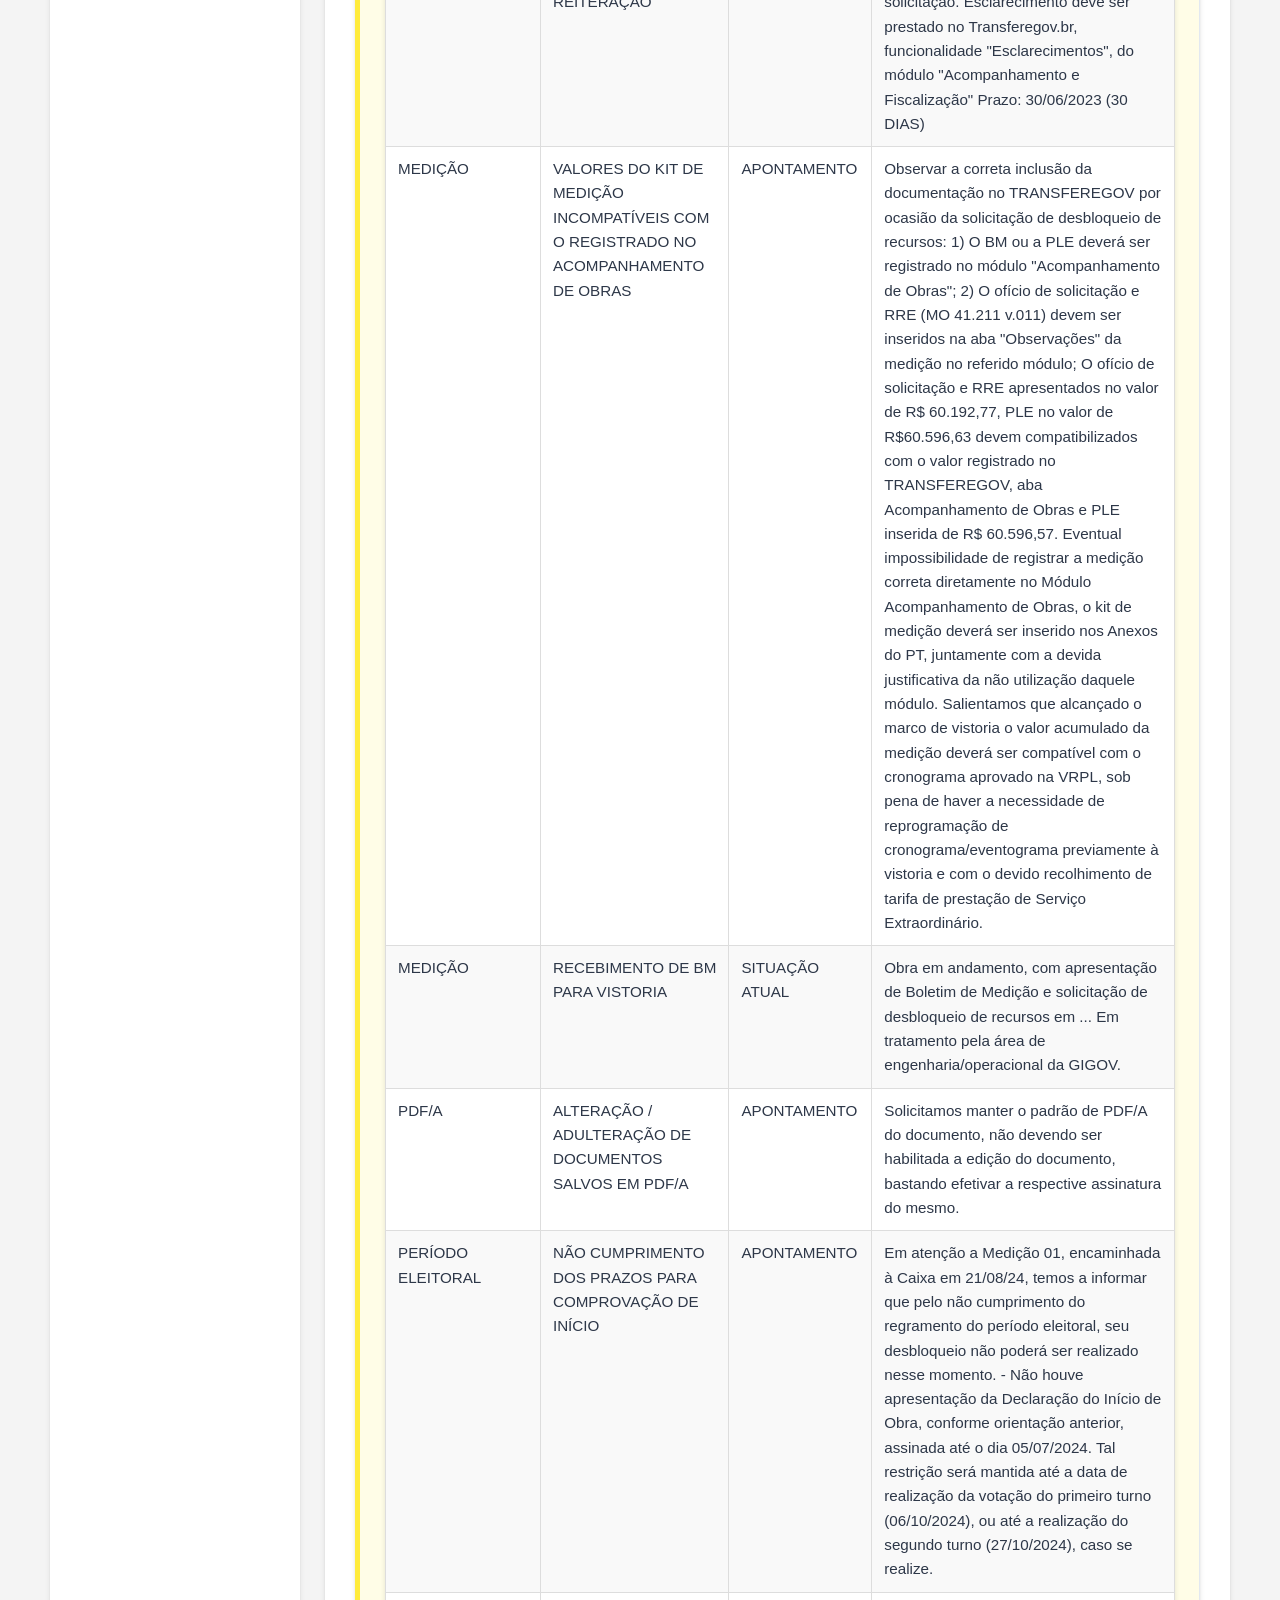
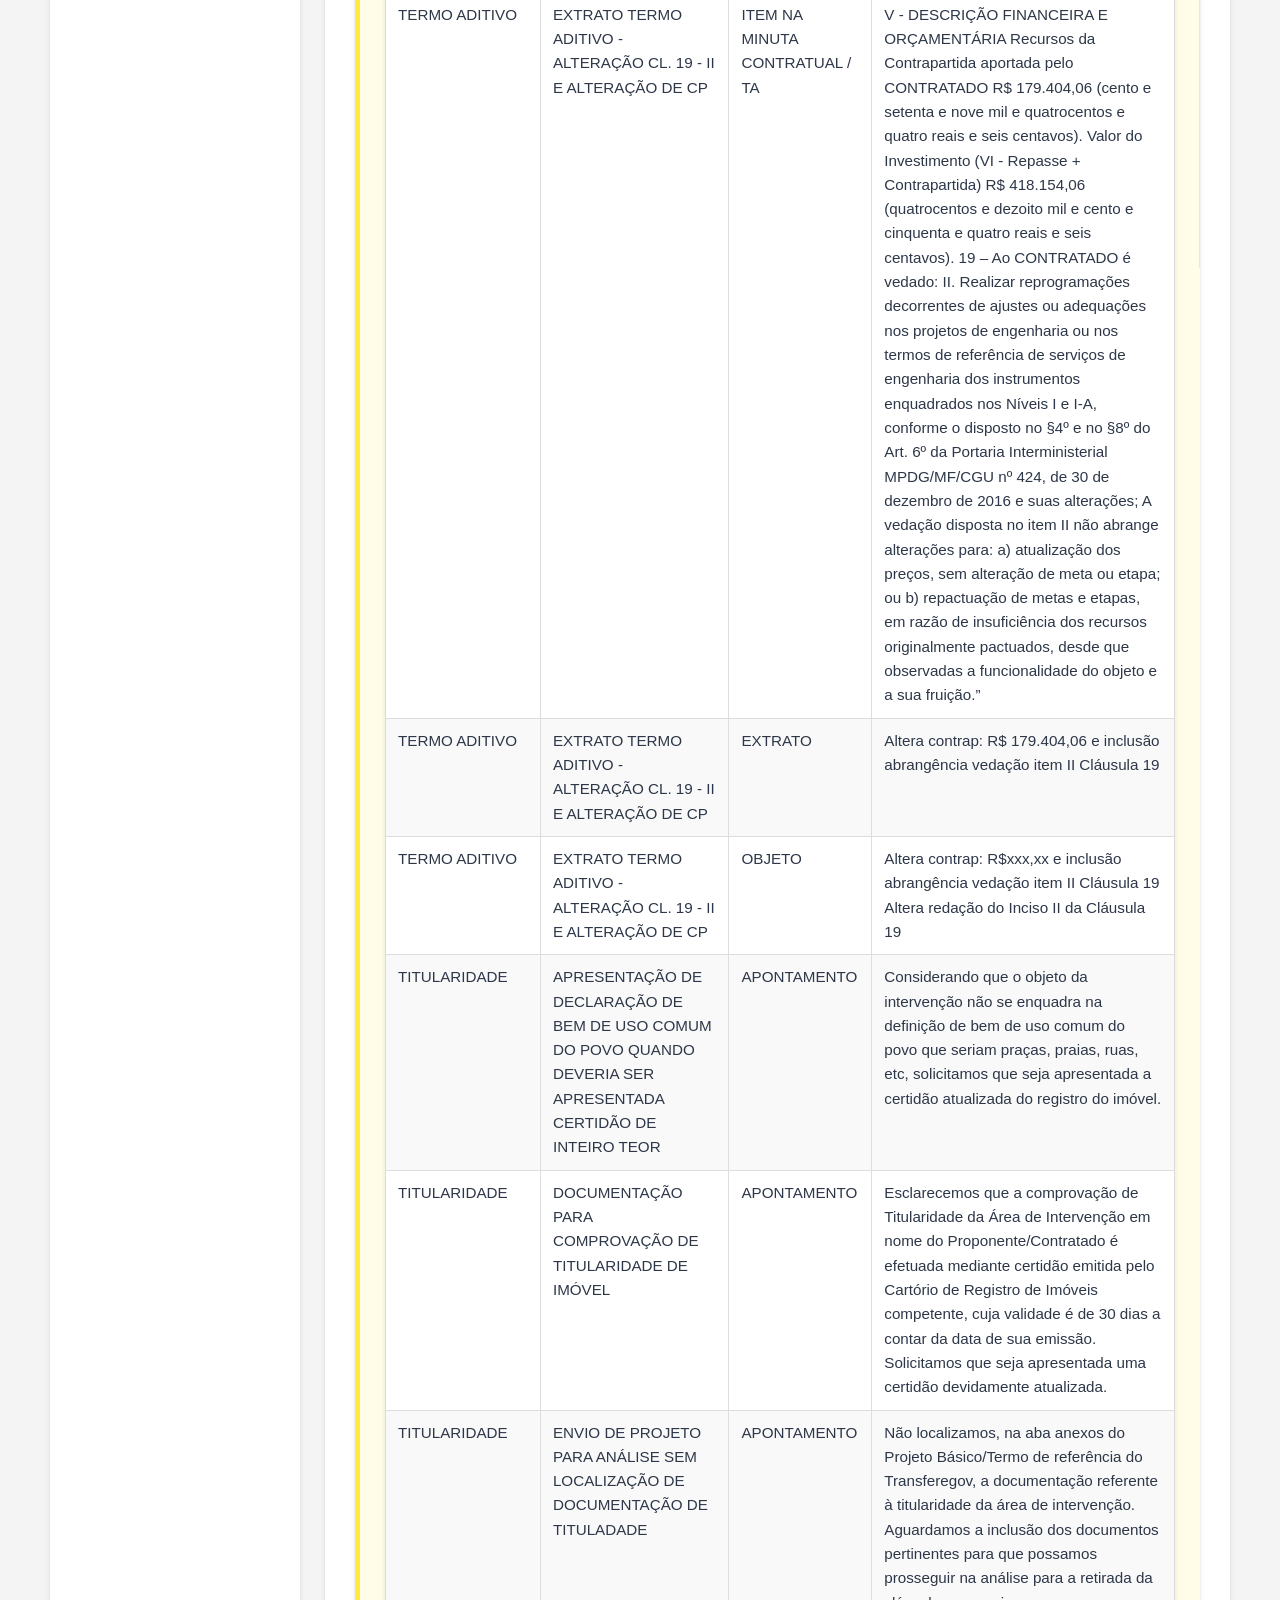
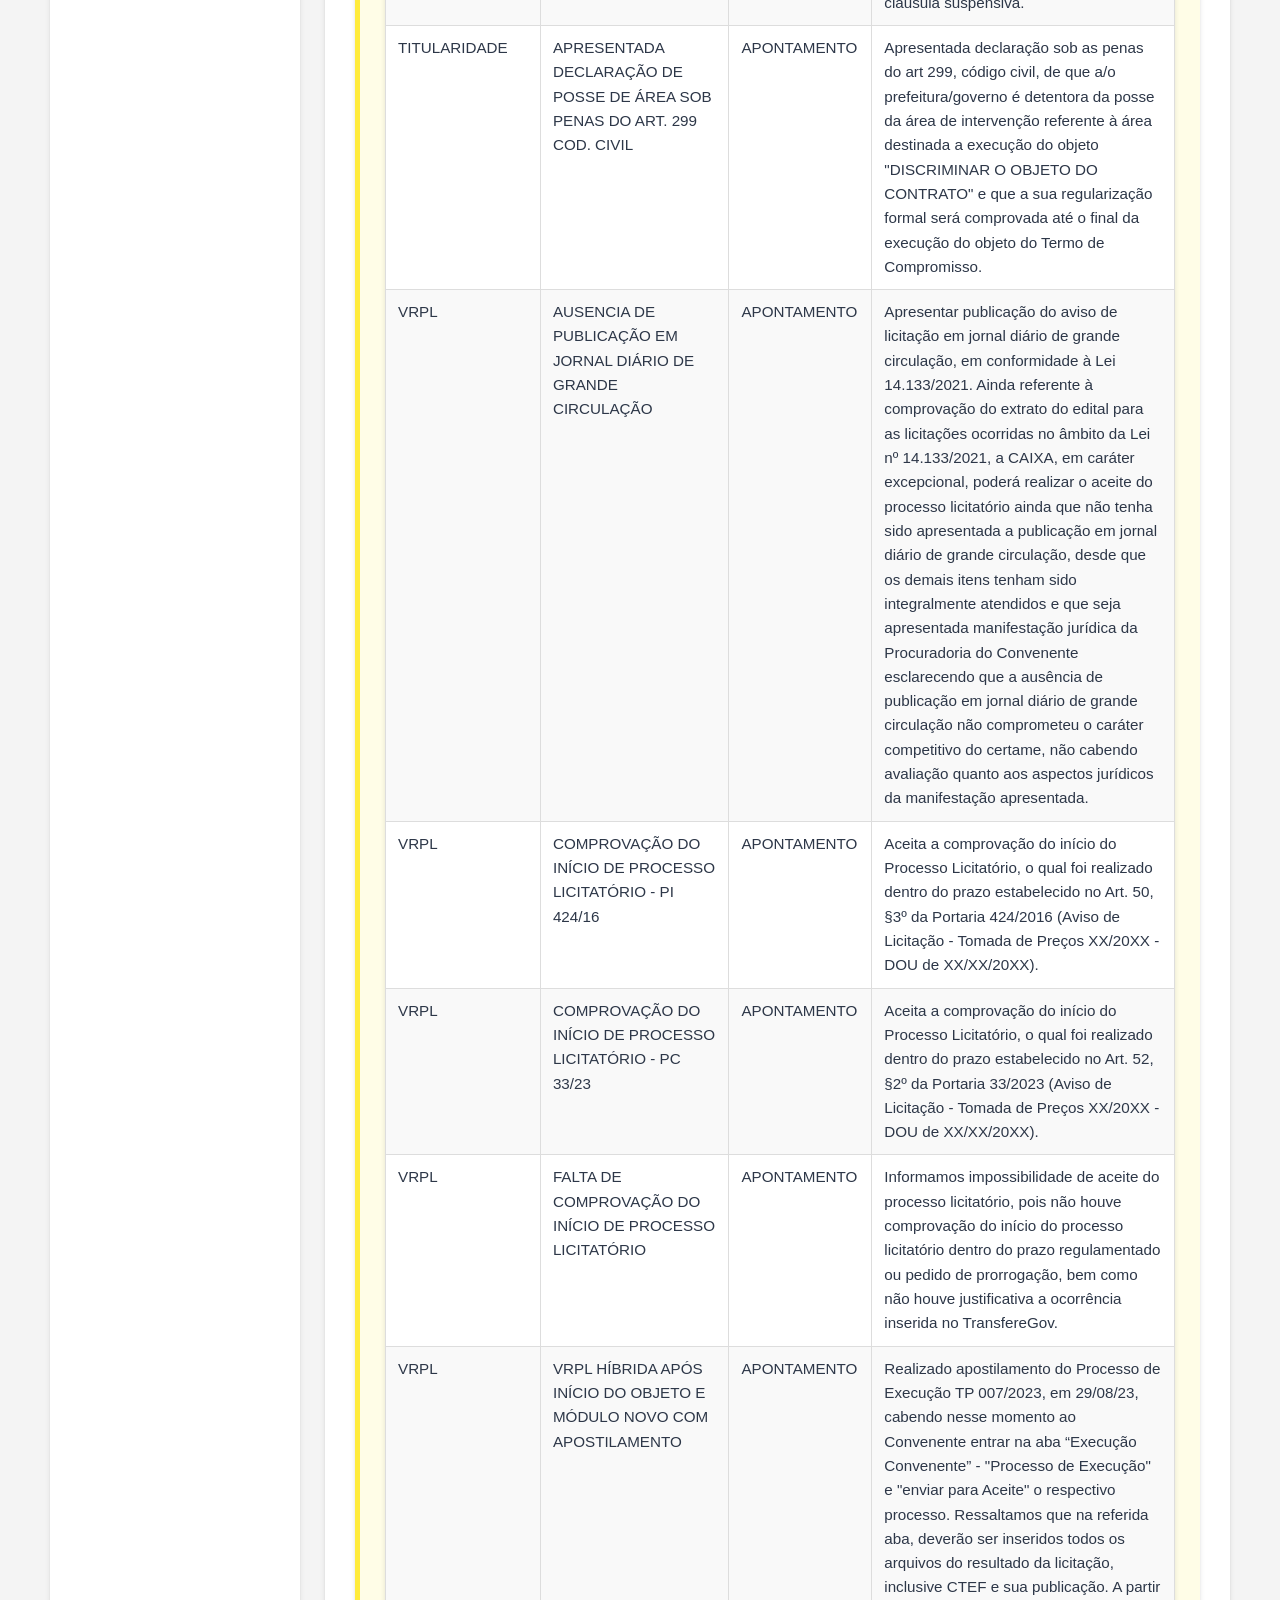
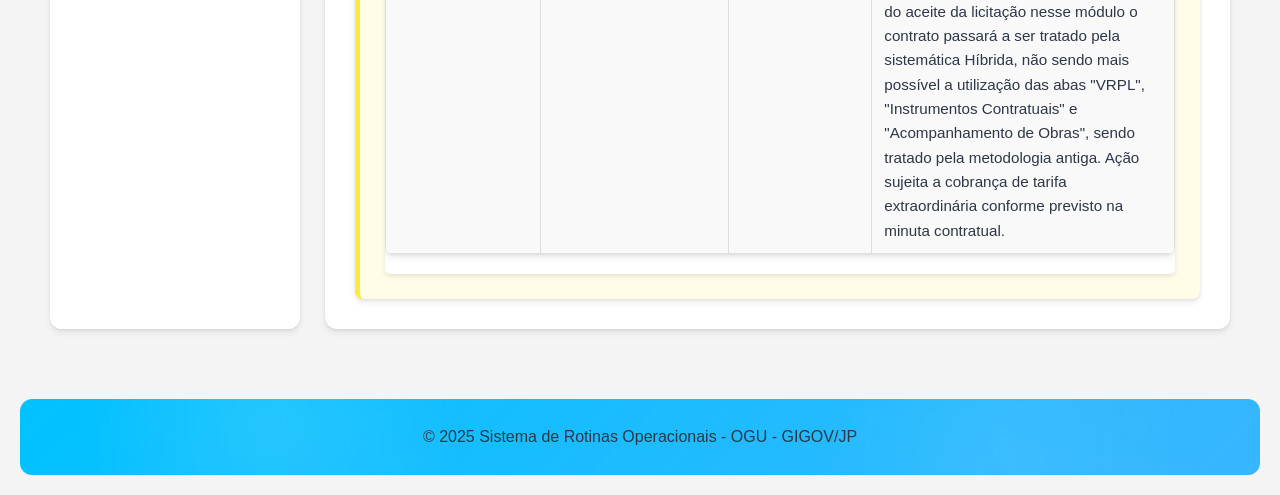
<file: pages/SRO_Geral.html>
<!DOCTYPE html>
<html lang="pt-br">

<head>
    <meta charset="UTF-8">
    <meta name="viewport" content="width=device-width, initial-scale=1.0">
    <title>SRO - Textos Padrão</title>
    <link rel="stylesheet" type="text/css" href="../css/estilos.css">
    <link rel="stylesheet" type="text/css" href="../css/estilos_geral.css">
    <link rel="shortcut icon" href="/media/favicon/favicon.jpg" type="image/x-icon">
</head>

<body>
    <header id="cabecalho">
        <div class="id-cabecalho">
            <h1>Sistema de Rotinas Operacionais</h1>
            <p><strong>Módulo de Consulta de Textos Padrão</strong></p>
        </div>
    </header>
    <section id="container">
        <nav id="menu">
            <ul>
                <li><a href="#pagina1">PT</a></li>
                <li><a href="#pagina2">Contratação</a></li>
                <li><a href="#pagina3">Suspensiva</a></li>
                <li><a href="#pagina4">Licitação</a></li>
                <li><a href="#pagina5">Desbloqueio</a></li>
                <li><a href="#pagina6">Serv. Extra</a></li>
                <li><a href="#pagina7">Reprogramação</a></li>
                <li><a href="#pagina8">PCP</a></li>
                <li><a href="#pagina9">PCF</a></li>
                <li><a href="#pagina10">Vigência</a></li>
            </ul>
        </nav>
        <main id="principal">
            <section class="checklist">

                <!-- AREA PARA ENTRADA DE DADOS -->
                <div class="checklist5">
                    <h2>Consulta de Ocorrências</h2>
                    <div class="filters">
                        <div class="filter-group">
                            <label for="globalSearch">Pesquisa Global:</label>
                            <input type="text" id="globalSearch" placeholder="Buscar em toda a tabela...">
                        </div>
                        <div class="filter-group">
                            <label for="filterTitulo">Filtrar Título:</label>
                            <input type="text" id="filterTitulo" placeholder="Filtrar por Título...">
                        </div>
                        <div class="filter-group">
                            <label for="filterOcorrencia">Filtrar Ocorrência:</label>
                            <input type="text" id="filterOcorrencia" placeholder="Filtrar por Ocorrência...">
                        </div>
                        <div class="filter-group">
                            <label for="filterAcao">Filtrar Ação:</label>
                            <input type="text" id="filterAcao" placeholder="Filtrar por Ação...">
                        </div>
                    </div>

                    <div class="table-container">
                        <table id="dataTable">
                            <thead>
                                <tr>
                                    <th>TÍTULO</th>
                                    <th>OCORRÊNCIA</th>
                                    <th>AÇÃO</th>
                                    <th>TEXTO</th>
                                </tr>
                            </thead>
                            <tbody id="dataTableBody">
                                <!-- Injeção de dados via JS -->
                            </tbody>
                        </table>
                    </div>
                </div>
            </section>
        </main>
    </section>

    <footer id="rodape">
        © 2025 Sistema de Rotinas Operacionais - OGU - GIGOV/JP
    </footer>

    <!-- Scripts -->
    <script src="../js/GeralModule/data.js"></script>
    <script src="../js/GeralModule/script.js"></script>
</body>

</html>
</file>
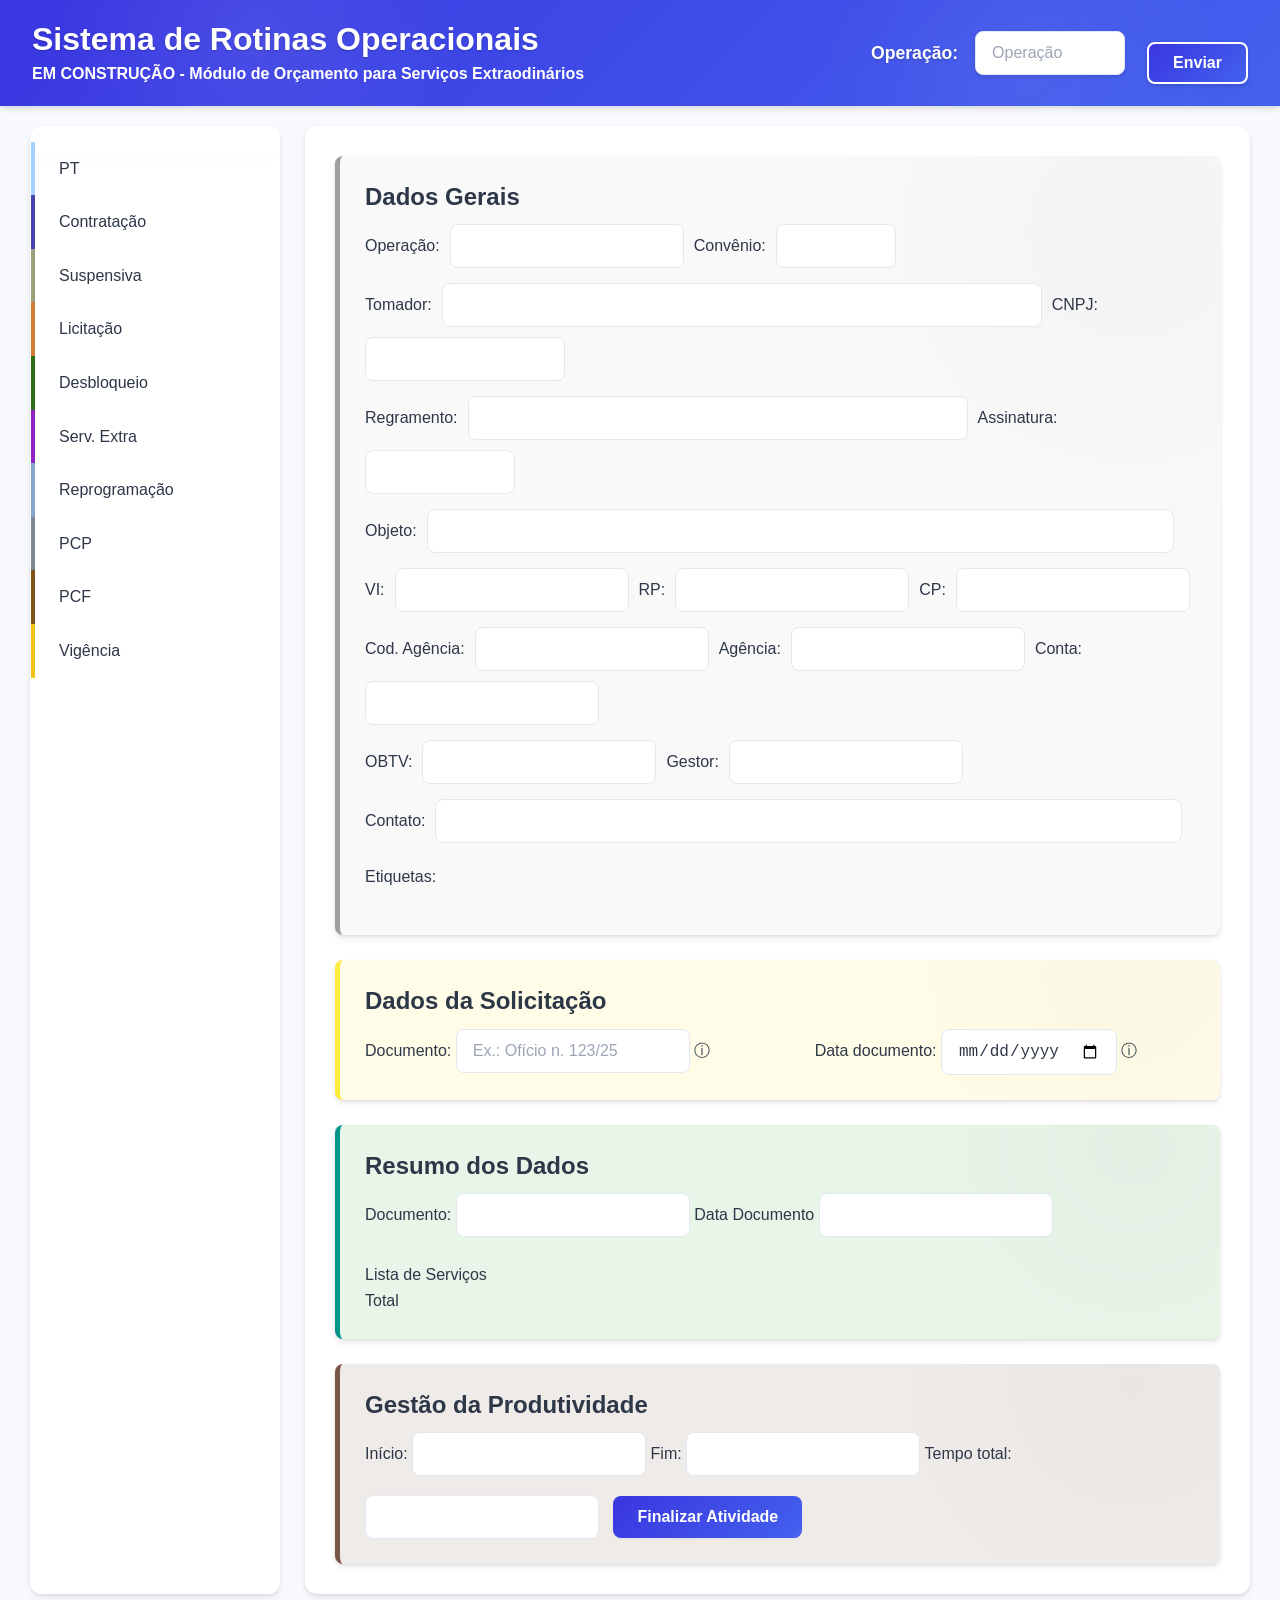
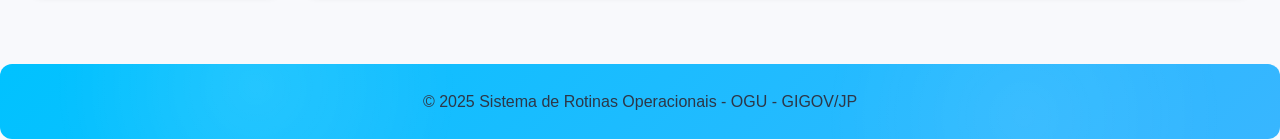
<file: pages/SRO_ServExtra.html>
<!DOCTYPE html>
<html lang="pt-br">

<head>
    <meta charset="UTF-8">
    <meta name="viewport" content="width=device-width, initial-scale=1.0">
    <title>SRO - Serviços Extra</title>
    <link rel="stylesheet" type="text/css" href="../css/estilos.css">
    <link rel="shortcut icon" href="/media/favicon/favicon.jpg" type="image/x-icon">
</head>

<body>
    <header id="cabecalho">
        <div class="id-cabecalho">
            <h1>Sistema de Rotinas Operacionais</h1>
            <p><strong>EM CONSTRUÇÃO - Módulo de Orçamento para Serviços Extraodinários</strong></p>
        </div>
        <div class="insere-operacao">
            <form id="operacaoForm">
                <label for="operacao">Operação:</label>
                <input type="text" id="operacao" name="operacao" placeholder="Operação" required>
                <button type="submit">Enviar</button>
            </form>
        </div>
    </header>
    <section id="container">
        <nav id="menu">
            <ul>
                <li><a href="#pagina1">PT</a></li>
                <li><a href="#pagina2">Contratação</a></li>
                <li><a href="#pagina3">Suspensiva</a></li>
                <li><a href="#pagina4">Licitação</a></li>
                <li><a href="#pagina5">Desbloqueio</a></li>
                <li><a href="#pagina6">Serv. Extra</a></li>
                <li><a href="#pagina7">Reprogramação</a></li>
                <li><a href="#pagina8">PCP</a></li>
                <li><a href="#pagina9">PCF</a></li>
                <li><a href="#pagina10">Vigência</a></li>
            </ul>
        </nav>
        <main id="principal">
            <section class="checklist">
                <!-- DADOS GERAIS -->
                <div class="checklist1">
                    <h2>Dados Gerais</h2>
                    <form id="form-dados">
                        <div class="form-row">
                            <label for="operation">Operação:</label>
                            <input type="text" id="operation" name="operation" readonly>
                            <label for="convenio">Convênio:</label>
                            <input type="text" id="convenio" name="convenio" readonly>
                        </div>
                        <div class="form-row">
                            <label for="tomador">Tomador:</label>
                            <input type="text" id="tomador" name="tomador" readonly>
                            <label for="cnpj">CNPJ:</label>
                            <input type="text" id="cnpj" name="cnpj" readonly>
                        </div>
                        <div class="form-row">
                            <label for="regramento">Regramento:</label>
                            <input type="text" id="regramento" name="regramento" readonly>
                            <label for="assinatura">Assinatura:</label>
                            <input type="text" id="assinatura" name="assinatura" readonly>
                        </div>
                        <div class="form-row">
                            <label for="objeto">Objeto:</label>
                            <input type="text" id="objeto" name="objeto" readonly>
                        </div>
                        <div class="form-row">
                            <label for="vi">VI:</label>
                            <input type="text" id="vi" name="vi" readonly>
                            <label for="rp">RP:</label>
                            <input type="text" id="rp" name="rp" readonly>
                            <label for="cp">CP:</label>
                            <input type="text" id="cp" name="cp" readonly>
                        </div>
                        <div class="form-row">
                            <label for="cAgencia">Cod. Agência:</label>
                            <input type="text" id="cAgencia" name="cAgencia" readonly>
                            <label for="agencia">Agência:</label>
                            <input type="text" id="agencia" name="agencia" readonly>
                            <label for="cCorrente">Conta:</label>
                            <input type="text" id="cCorrente" name="cCorrente" readonly>
                        </div>
                        <div class="form-row">
                            <label for="obtv">OBTV:</label>
                            <input type="text" id="obtv" name="obtv" readonly>
                            <label for="gestor">Gestor:</label>
                            <input type="text" id="gestor" name="gestor" readonly>
                        </div>
                        <div class="form-row">
                            <label for="emails">Contato:</label>
                            <input type="text" id="emails" name="emails" readonly>
                        </div>
                        <div class="form-row">
                            <label for="etiquetasDaOperacao">Etiquetas:</label>
                            <div id="etiquetasDaOperacaoContainer"></div>
                        </div>
                    </form>
                </div>

                <!-- NÃO USAR -->
                <!-- <div class="checklist2">
                    <h2>Análise Documental / Registros</h2>                     
                </div> -->

                <!-- NÃO USAR -->
                <!-- <div class="checklist3">
                    <h2>Análise Complementar - Primeiro Desbloqueio</h2>
                </div> -->

                <!-- NÃO USAR -->
                <!-- <div class="checklist4">
                    <h2>Análise Complementar - Último Desbloqueio</h2>
                </div> -->

                <!-- AREA PARA ENTRADA DE DADOS -->
                <div class="checklist5">
                    <h2>Dados da Solicitação</h2>
                    <label for="oficioTomador">Documento:</label>
                    <input type="text" name="oficioTomador" id="oficioTomador" placeholder="Ex.: Ofício n. 123/25">
                    <span title="Informe o documento enviado pelo tomador usado para o pedido do serviço." style="margin-right: 100px;">&#x24D8;</span>

                    <label for="dataOficioTomador">Data documento:</label>
                    <input type="date" name="dataOficioTomador" id="dataOficioTomador" placeholder="Ex.: 01/01/2025">
                    <span title="Informe a data expressa no documento.">&#x24D8;</span>

                    <!-- <label for="pendencias">Cole o apontamento "Pendência para Desbloqueio":</label><br>
                    <textarea id="pendencias" name="pendencias" rows="20" cols="150"
                        placeholder="Cole aqui o apontamento da pendência para desbloqueio conforme foi gerado."></textarea>
                    <div class="buttons-group">
                        <button id="btnChecarPendencias" type="button" class="btn-copiar">Checar</button>
                    </div> -->

                </div>

                <!-- LISTAGEM DOS SERVIÇOS PRE E POS 29 -->
                <div class="checklist6" id="prePos29" style="display: none;">
                    <h2>Serviços</h2>
                    <p>Selecione abaixo o(s) serviço(s) extraordinário(s) a ser(em) prestado(s):</p>
                    <form>
                        <label><input type="checkbox" name="EGTE4" value="EGTE4 - Verificação do Resultado do Processo Licitatório">
                            EGTE4 - Verificação do Resultado do Processo Licitatório</label><br>
                        <label><input type="checkbox" name="EGTE9" value="EGTE9 - Visita de campo"> EGTE9 - Visita de
                            campo</label>
                            <span title="Vistoria para verificação de medição fora do cronograma, verificação de alteração de projeto, retirada de glosa etc."><strong>&#x24D8;</strong></span><br>
                        <label><input type="checkbox" name="EGTE8.1" value="EGTE8.1 - Alteração de cronograma / eventograma">
                            EGTE8.1 - Alteração de cronograma / eventograma</label>
                            <span title="Alteração de cronograma em marco de vistoria, alteração de vigência etc."><strong>&#x24D8;</strong></span><br>
                        <label><input type="checkbox" name="EGTE8.2" value="EGTE8.2 - Atualização de orçamento"> EGTE8.2 -
                            Atualização de orçamento</label><br>
                        <label><input type="checkbox" name="EGTE8.3" value="EGTE8.3 - Exclusão de meta"> EGTE8.3 - Exclusão de
                            meta</label><br>
                        <label><input type="checkbox" name="EGTE8.4" value="EGTE8.4 - Ajustes no projeto"> EGTE8.4 - Ajustes no
                            projeto</label><br>
                        <label><input type="checkbox" name="EGTE8.5" value="EGTE8.5 - Reprogramação de Remanescente de obra">
                            EGTE8.5 - Reprogramação de Remanescente de obra</label><br>
                        <label><input type="checkbox" name="EGTE8.6" value="EGTE8.6 - Inclusão de meta"> EGTE8.6 - Inclusão de
                            meta</label><br>
                        <label><input type="checkbox" name="EGTE8.7" value="EGTE8.7 - Alteração de escopo"> EGTE8.7 - Alteração de
                            escopo</label><br>
                    </form>
                    <button id="btnConfirmarServPrePos29" type="button" class="btn-copiar">Confirmar</button>
                </div>

                <!-- LISTAGEM DOS SERVIÇOS PRE 2018 -->
                <div class="checklist7" id="pre18" style="display: none;">
                    <h2>Serviços</h2>
                    <p>Selecione abaixo o(s) serviço(s) extraordinário(s) a ser(em) prestado(s):</p>
                    <form>
                        <label><input type="checkbox" name="ajustes_no_projeto" value="Ajustes no projeto"> Ajustes no
                            projeto</label><br>
                        <label><input type="checkbox" name="alteracao_de_cronograma" value="Alteração de cronograma"> Alteração de
                            cronograma</label><br>
                        <label><input type="checkbox" name="alteracao_de_escopo" value="Alteração de escopo"> Alteração de
                            escopo</label><br>
                        <label><input type="checkbox" name="atualizacao_de_orcamento" value="Atualização de orçamento"> Atualização
                            de orçamento</label><br>
                        <label><input type="checkbox" name="exclusao_de_meta" value="Exclusão de meta"> Exclusão de meta</label><br>
                        <label><input type="checkbox" name="formalizacao_de_alteracao_contratual"
                                value="Formalização de alteração contratual"> Formalização de alteração contratual</label><br>
                        <label><input type="checkbox" name="inclusao_de_meta" value="Inclusão de meta"> Inclusão de meta</label><br>
                        <label><input type="checkbox" name="reprogramacao_de_remanescente_de_obra"
                                value="Reprogramação de remanescente de obra"> Reprogramação de remanescente de obra</label><br>
                        <label><input type="checkbox" name="verificacao_do_resultado_do_processo_licitatorio"
                                value="Verificação do resultado do processo licitatório"> Verificação do resultado do processo
                            licitatório</label><br>
                        <label><input type="checkbox" name="vistoria_extra" value="Vistoria extra"> Vistoria extra</label><br>
                    </form>
                    <button id="btnConfirmarServPre18" type="button" class="btn-copiar">Confirmar</button>

                    <!-- <div id="linhasTarifas"></div> -->
                </div>


                <!-- RESUMO DO ORÇAMENTO -->
                <div class="checklist8" id="resumoOrcamento">
                    <h2>Resumo dos Dados</h2>
                    <label for="resumoDocTomador">Documento:</label>
                    <input type="text" name="resumoDocTomador" id="resumoDocTomador">
                    <label for="resumoDataDocTomador">Data Documento</label>
                    <input type="text" name="resumoDataDocTomador" id="resumoDataDocTomador"><br><br>
                    <div id="listaServicos">Lista de Serviços</div>
                    <div id="totalServicos">Total</div>
                    <!-- <label for="">Já possui os valores?</label><br>
                    <label for="">Serviços Nível I e I-A</label><br> -->
                </div>

                <!-- ANÁLISE DAS CONDIÇÕES DE DESBLOQUEIO -->
                <!-- <div class="checklist9">
                    <h2>Análise das Condições de Desbloqueio</h2>

                    <div class="form-group">
                        <label><b>Preenchido Relatório de Execução 'Documentos de Liquidação Incluidos'?</b></label>
                        <div class="radio-group">
                            <input type="radio" id="simRelatorioExecucao" name="relatorioExecucao"
                                value="simRelatorioExecucao">
                            <label for="simRelatorioExecucao">Sim</label>
                            <input type="radio" id="naoRelatorioExecucao" name="relatorioExecucao"
                                value="naoRelatorioExecucao">
                            <label for="naoRelatorioExecucao">Não</label>
                        </div>
                    </div>

                    <div class="form-group">
                        <label><b>Depósito da Contrapartida:</b></label>
                        <div class="radio-group">
                            <input type="radio" id="simDepositoCp" name="depositoCp" value="simDepositoCp">
                            <label for="simDepositoCp">Sim</label>
                            <input type="radio" id="naoDepositoCp" name="depositoCp" value="naoDepositoCp">
                            <label for="naoDepositoCp">Não depositada</label>
                            <input type="radio" id="parcialDepositoCp" name="depositoCp" value="parcialDepositoCp">
                            <label for="parcialDepositoCp">Depositada parcial</label>
                            <input type="radio" id="naDepositoCp" name="depositoCp" value="naDepositoCp">
                            <label for="naDepositoCp">n/a</label>
                        </div>
                    </div>

                    <div class="form-group">
                        <label><b>Documentos de Liquidação:</b></label>
                        <div class="radio-group">
                            <input type="radio" id="incDocLiquidacao" name="docLiquidacao" value="incDocLiquidacao">
                            <label for="incDocLiquidacao">Incluídos</label>
                            <input type="radio" id="naoIncDocLiquidacao" name="docLiquidacao"
                                value="naoIncDocLiquidacao">
                            <label for="naoIncDocLiquidacao">Não incluídos</label>
                        </div>
                    </div>

                    <div class="form-row">
                        <div class="form-group">
                            <label for="notaFiscal"><b>Nota Fiscal:</b></label>
                            <select id="notaFiscal" name="notaFiscal">
                                <option value="" selected disabled>Escolha uma opção</option>
                                <option value="Documento Conforme">Documento Conforme</option>
                                <option value="Dados Com Divergencia">Dados com Divergência</option>
                                <option value="Nao Autenticavel">Não Autenticável</option>
                                <option value="Outras Pendencias">Outras Pendências</option>
                                <option value="Nao Aplicavel">N/A</option>
                            </select>
                        </div>

                        <div class="form-group">
                            <label for="tributos"><b>Tributos:</b></label>
                            <select id="tributos" name="tributos">
                                <option value="" selected disabled>Escolha uma opção</option>
                                <option value="Dados Conformes">Dados Conformes</option>
                                <option value="Dados Divergentes">Dados Divergentes</option>
                                <option value="Nao Aplicavel">N/A</option>
                            </select>
                        </div>
                    </div>
                    <hr>

                    <div class="form-group">
                        <label><b>Aprova Relatório de Execução:</b></label>
                        <div class="radio-group">
                            <input type="radio" id="simAprovaRelExec" name="aprovaRelExec" value="simAprovaRelExec">
                            <label for="simAprovaRelExec">Sim</label>
                            <input type="radio" id="naoAprovaRelExec" name="aprovaRelExec" value="naoAprovaRelExec">
                            <label for="naoAprovaRelExec">Não</label>
                        </div>
                    </div>

                    <div class="form-group">
                        <label><b>Medição apta a desbloqueio:</b></label>
                        <div class="radio-group">
                            <input type="radio" id="simAptoDesbl" name="aptoDesbl" value="simAptoDesbl">
                            <label for="simAptoDesbl">Sim</label>
                            <input type="radio" id="naoAptoDesbl" name="aptoDesbl" value="naoAptoDesbl">
                            <label for="naoAptoDesbl">Não</label>
                        </div>
                    </div>


                </div> -->


                <!-- PENDÊNCIAS / CONDICIONANTES PARA DESBLOQUEIO -->
                <!-- <div class="checklist11">
                    <h2>Pendências / Condicionantes para Desbloqueio</h2>
                    <div class="form-group">
                        <label for="apontamentoDesbloqueio">Apontamentos:</label><br>
                        <textarea id="apontamentoDesbloqueio" name="apontamentoDesbloqueio" readonly rows="15" cols="60"></textarea><br>
                        <label for="cePendenciaDesbloqueio">Nº da CE para desbloqueio:</label>
                        <input type="text" class="cePendenciaDesbloqueio" id="cePendenciaDesbloqueio" name="cePendenciaDesbloqueio" value="">
                        <div class="buttons-group">
                            <button id="textos" type="button" class="btn-copiar">Enviar Pendências</button>
                            <button id="btnCopiarApontamento" type="button" class="btn-copiar">Apontamento REUNI</button>
                            <button id="btnCopiarSituacaoAtual" type="button" class="btn-copiar btn-situacao">Situação Atual</button>
                        </div>
                    </div>
                </div> -->

                <!-- PROCEDIMENTOS PÓS ANÁLISES -->
                <!-- <div class="checklist12">
                    <h2>Procedimentos Pós Análises</h2>
                    <div class="form-group">
                        <label for="prepararFas">Preparar FAS / CE de desbloqueio</label>
                        <input type="checkbox" id="prepararFas" name="prepararFas" value="valor">
                    </div>

                    <div class="form-group">
                        <label for="efetuarDesbloqueio">Efetuar desbloqueio</label>
                        <input type="checkbox" id="efetuarDesbloqueio" name="efetuarDesbloqueio" value="valor">
                    </div>

                    <div class="form-group">
                        <label for="enviaCeDesbl">Enviar CE de desbloqueio ao Tomador</label>
                        <input type="checkbox" id="enviaCeDesbl" name="enviaCeDesbl" value="valor">
                    </div>

                    <div class="form-group">
                        <label for="numeroCeDesbl">Número da CE gerada no REUNI:</label>
                        <input type="text" id="numeroCeDesbl" name="numeroCeDesbl" value="">
                    </div>

                    <div class="form-group">
                        <label for="atualizaDados">Atualizar apontamentos, Situação atual e Etiquetas</label>
                        <input type="checkbox" id="atualizaDados" name="atualizaDados" value="valor">
                    </div>

                    <div class="form-group">
                        <label for="arquivarDocs">Arquivar documentos / Dossiê digital</label>
                        <input type="checkbox" id="arquivarDocs" name="arquivarDocs" value="valor">
                    </div>

                    <div class="buttons-group">
                        <button id="btnEnviarFasAssinatura" type="button" class="btn-fas">Envia FAS para
                            assinatura</button>
                        <button id="btnCopiarApontamentoPC" type="button" class="btn-copiar">Apontamento REUNI</button>
                        <button id="btnCopiarSituacaoPC" type="button" class="btn-copiar btn-situacao">Situação
                            Atual</button>
                    </div> -->
                    <!-- Caixa de diálogo para selecionar coordenação para envio da FAS -->
                    <dialog id="dialogo">
                        <form method="dialog">
                            <fieldset>
                                <legend>Selecione um destinatário:</legend>
                                <label>
                                    <input type="radio" name="fasPara" value="gigovjp08"> gigovjp08
                                </label><br>
                                <label>
                                    <input type="radio" name="fasPara" value="gigovjp09"> gigovjp09
                                </label><br>
                                <label>
                                    <input type="radio" name="fasPara" value="gigovjp10"> gigovjp10
                                </label><br>
                                <label>
                                    <input type="radio" name="fasPara" value="gigovjp11"> gigovjp11
                                </label><br>
                            </fieldset>
                            <button id="confirmarBtn">Confirmar</button>
                            <button type="button" id="cancelarBtn">Cancelar</button>

                            <!-- <button onclick="dialogo.close()">Cancelar</button> -->
                        </form>
                    </dialog>

                </div>

                <!-- PRESTAÇÃO DE CONTAS FINAL -->
                <div class="checklist10" style="display: none;">
                    <h2>Prestação de Contas Final</h2>
                    <div class="form-group">
                        <label for="prestacaoContasFinal">Instruções para Prestação de Contas Final:</label><br>
                        <textarea id="prestacaoContasFinal" name="prestacaoContasFinal" readonly rows="5"
                            cols="60"></textarea>
                        <div class="buttons-group">
                            <button id="btnCopiarPCF" type="button" class="btn-copiar">Copiar Apontamento de
                                PCF</button>
                        </div>
                    </div>
                </div>


                <!-- GESTÃO PRODUTIVIDADE -->
                <div class="checklist13">
                    <!-- <h2>Gestão da Produtividade</h2>
                    O botão de verificar pendências foi removido conforme solicitado -->
                    <section id="gestao-produtividade">
                        <div class="container">
                            <h2>Gestão da Produtividade</h2>
                            <div class="atividade">

                                <label for="hora-inicio">Início:</label>
                                <input type="text" id="hora-inicio" readonly>

                                <label for="hora-fim">Fim:</label>
                                <input type="text" id="hora-fim" readonly>


                                <label for="tempo-total">Tempo total:</label>
                                <input type="text" id="tempo-total" readonly>
                                <button id="registrar-atividade">Finalizar Atividade</button>
                            </div>
                        </div>
                    </section>




                </div>

                <!-- <div class="checklist14">
                    <h2>Análise Processual Adicional</h2>
                    <p>Resumo do andamento processual.</p>
                </div>

                <div class="checklist15">
                    <h2>Observações Finais</h2>
                    <p>Resumo do andamento processual.</p>
                </div> -->
            </section>
        </main>
    </section>
    <footer id="rodape">
        © 2025 Sistema de Rotinas Operacionais - OGU - GIGOV/JP
    </footer>

    <!-- Scripts -->
    <script src="../js/ServExtraModule/script.js"></script>
    <script src="../js/ServExtraModule/resumoPrePos29.js"></script>
    <!-- <script src="../js/DesbloqueioManager.js" type="module"></script> -->
    <!-- <script src="../js/empresas-executoras.js"></script> -->
    <!-- <script src="../js/PCFModule.js" type="module"></script> -->
    <!-- <script src="../js/texto.js" type="module"></script> -->
    <!-- <script src="../js/CondicoesModule/CondicoesDesbl.js"></script> -->
</body>

</html>
</file>
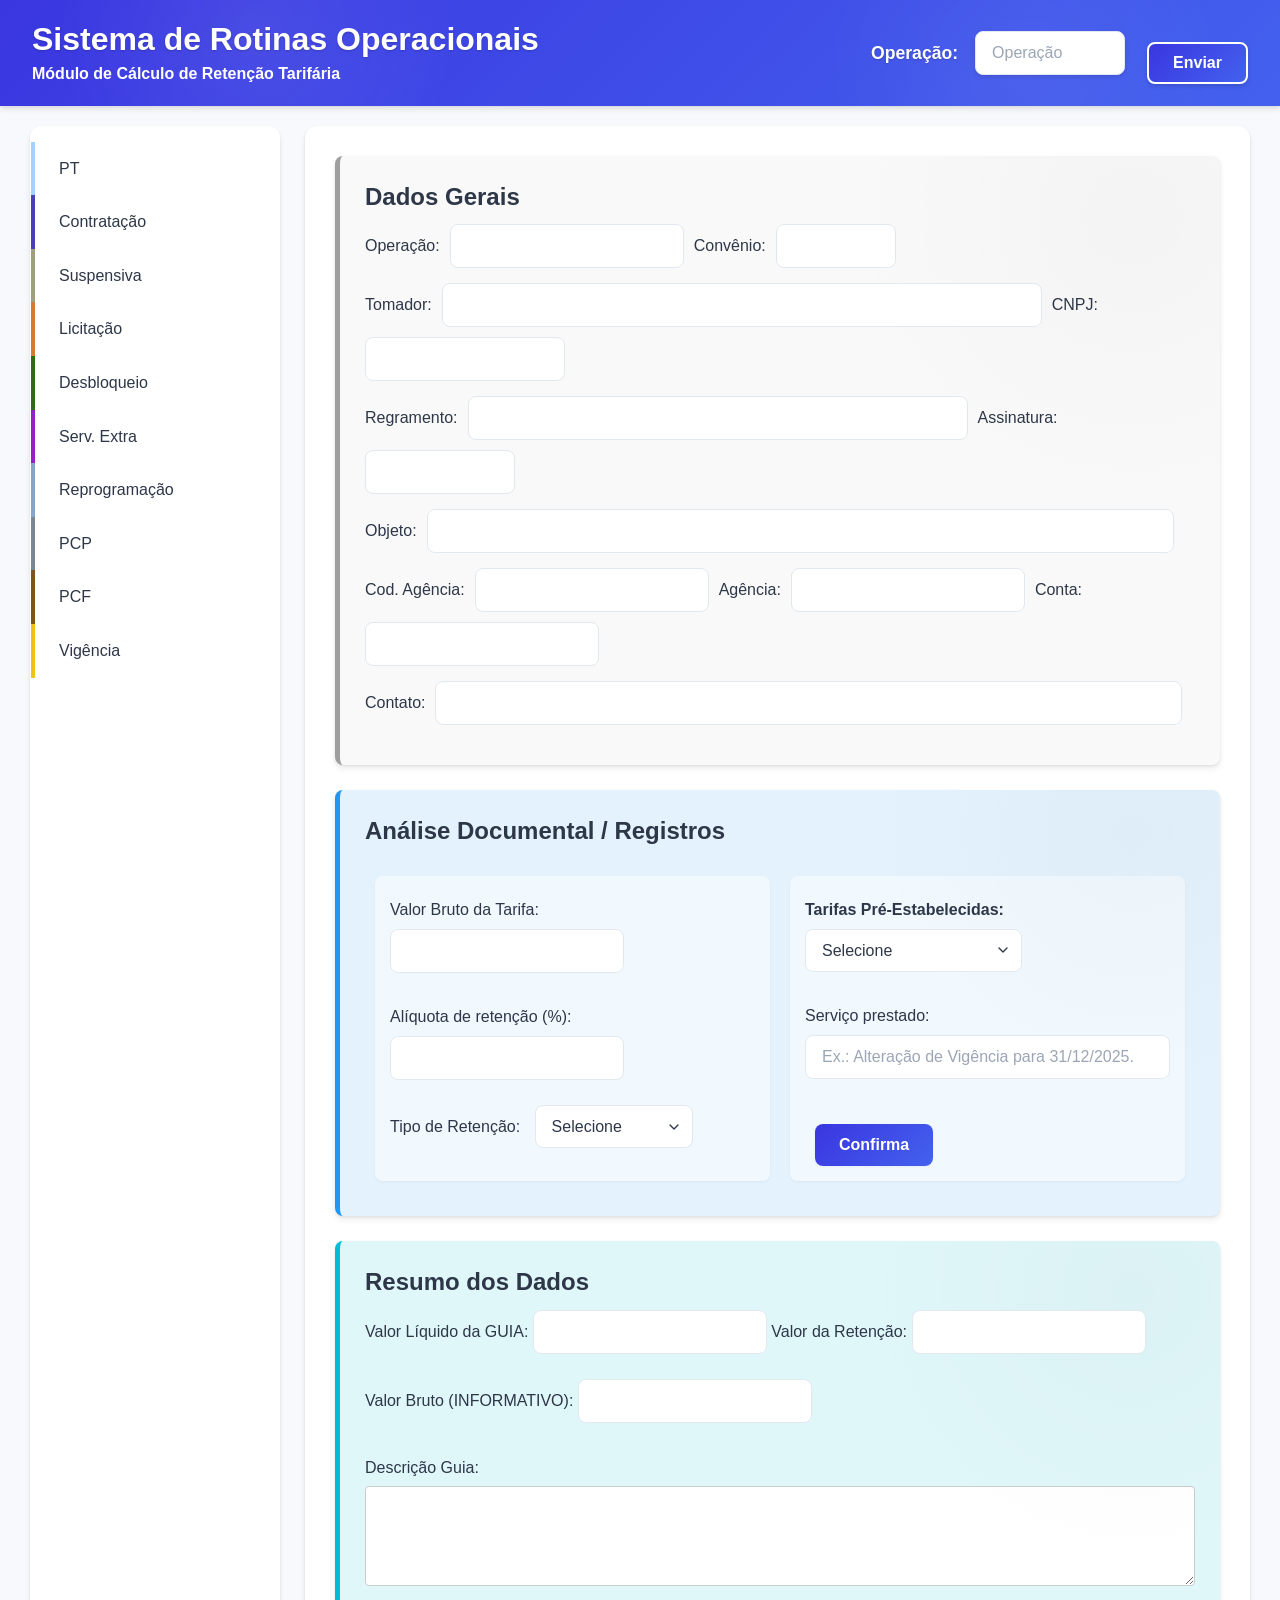
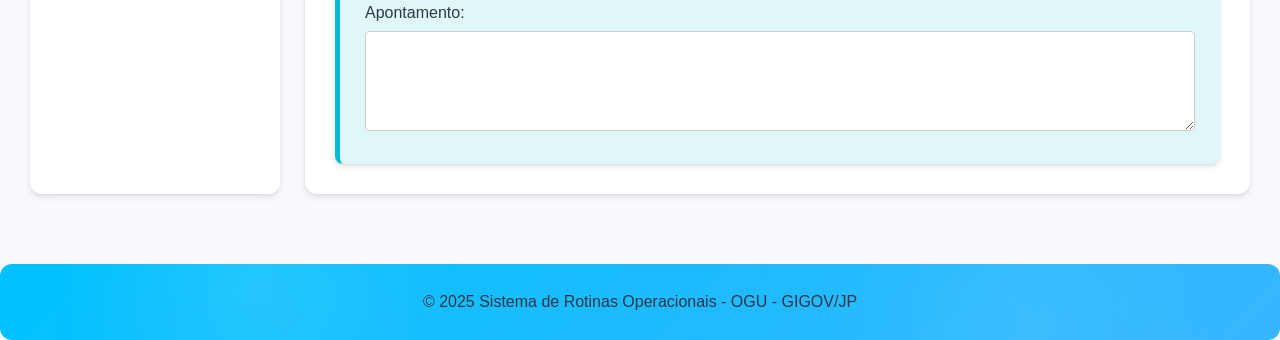
<file: pages/SRO_TarifaRetencao.html>
<!DOCTYPE html>
<html lang="pt-br">

<head>
    <meta charset="UTF-8">
    <meta name="viewport" content="width=device-width, initial-scale=1.0">
    <title>SRO - Retenção Tarifaria</title>
    <link rel="stylesheet" type="text/css" href="../css/estilos.css">
    <link rel="shortcut icon" href="/media/favicon/favicon.jpg" type="image/x-icon">
</head>

<body>
    <header id="cabecalho">
        <div class="id-cabecalho">
            <h1>Sistema de Rotinas Operacionais</h1>
            <p><strong>Módulo de Cálculo de Retenção Tarifária</strong></p>
        </div>
        <div class="insere-operacao">
            <form id="operacaoForm">
                <label for="operacao">Operação:</label>
                <input type="text" id="operacao" name="operacao" placeholder="Operação" required>
                <button type="submit">Enviar</button>
            </form>
        </div>
    </header>
    <section id="container">
        <nav id="menu">
            <ul>
                <li><a href="#pagina1">PT</a></li>
                <li><a href="#pagina2">Contratação</a></li>
                <li><a href="#pagina3">Suspensiva</a></li>
                <li><a href="#pagina4">Licitação</a></li>
                <li><a href="#pagina5">Desbloqueio</a></li>
                <li><a href="#pagina6">Serv. Extra</a></li>
                <li><a href="#pagina7">Reprogramação</a></li>
                <li><a href="#pagina8">PCP</a></li>
                <li><a href="#pagina9">PCF</a></li>
                <li><a href="#pagina10">Vigência</a></li>
            </ul>
        </nav>
        <main id="principal">
            <section class="checklist">
                <!-- DADOS GERAIS -->
                <div class="checklist1">
                    <h2>Dados Gerais</h2>
                    <form id="form-dados">
                        <div class="form-row">
                            <label for="operation">Operação:</label>
                            <input type="text" id="operation" name="operation" readonly>
                            <label for="convenio">Convênio:</label>
                            <input type="text" id="convenio" name="convenio" readonly>
                        </div>
                        <div class="form-row">
                            <label for="tomador">Tomador:</label>
                            <input type="text" id="tomador" name="tomador" readonly>
                            <label for="cnpj">CNPJ:</label>
                            <input type="text" id="cnpj" name="cnpj" readonly>
                        </div>
                        <div class="form-row">
                            <label for="regramento">Regramento:</label>
                            <input type="text" id="regramento" name="regramento" readonly>
                            <label for="assinatura">Assinatura:</label>
                            <input type="text" id="assinatura" name="assinatura" readonly>
                        </div>
                        <div class="form-row">
                            <label for="objeto">Objeto:</label>
                            <input type="text" id="objeto" name="objeto" readonly>
                        </div>
                        <div class="form-row">
                            <label for="cAgencia">Cod. Agência:</label>
                            <input type="text" id="cAgencia" name="cAgencia" readonly>
                            <label for="agencia">Agência:</label>
                            <input type="text" id="agencia" name="agencia" readonly>
                            <label for="cCorrente">Conta:</label>
                            <input type="text" id="cCorrente" name="cCorrente" readonly>
                        </div>
                        <div class="form-row">
                            <label for="emails">Contato:</label>
                            <input type="text" id="emails" name="emails" readonly>
                        </div>

                    </form>
                </div>

                <div class="checklist2">
                    <h2>Análise Documental / Registros</h2>
                    <div id="analiseDocumental01">
                        <label for="valorTarifa">Valor Bruto da Tarifa:</label>
                        <input type="text" name="valorTarifa" id="valorTarifa"><br><br>
                        <label for="aliquotaTarifa">Alíquota de retenção (%):</label>
                        <input type="text" name="aliquotaTarifa" id="aliquotaTarifa"><br><br>

                        <form>
                            <label for="tax">Tipo de Retenção:</label>
                            <select id="tax" name="tax">
                                <option value="" selected disabled>Selecione</option>
                                <option value="IR">IR</option>
                                <option value="IRPJ">IRPJ</option>
                                <option value="IRPF">IRPF</option>
                                <option value="INSS">INSS</option>
                                <option value="ISSQN">ISSQN</option>
                                <option value="CSLL">CSLL</option>
                                <option value="PIS">PIS</option>
                                <option value="COFINS">COFINS</option>
                                <option value="PIS e COFINS">PIS e COFINS</option>
                            </select>
                        </form>
                    </div>
                    <div id="analiseDocumental02">
                        <label for="preDefinidas"><b>Tarifas Pré-Estabelecidas:</b></label><br>
                        <select id="preDefinidas" name="preDefinidas">
                            <option value="" selected disabled>Selecione</option>
                            <option value="2,40">João Pessoa - 2,4% IR</option>
                        </select><br><br>
                        <label for="servico">Serviço prestado:</label>
                        <input type="text" name="servico" id="servico" placeholder="Ex.: Alteração de Vigência para 31/12/2025." style="width: 100%;"><br><br>

                        <button id="btnConfirma" type="button">Confirma</button>
                    </div>
                </div>

                <!-- RESUMO DOS DADOS -->
                <div class="checklist7">
                    <h2>Resumo dos Dados</h2>
                    <label for="valorLiquido">Valor Líquido da GUIA:</label>
                    <input type="text" name="valorLiquido" id="valorLiquido">
                    <label for="retencao">Valor da Retenção:</label>
                    <input type="text" name="retencao" id="retencao"><br><br>
                    <label for="valorBruto">Valor Bruto (INFORMATIVO):</label>
                    <input type="text" name="valorBruto" id="valorBruto"><br><br>
                    <label for="descricaoGuia">Descrição Guia:</label><br>
                    <textarea name="descricaoGuia" id="descricaoGuia" class="textareaRetencao"></textarea>
                    <label for="apontamento">Apontamento:</label><br>
                    <textarea name="apontamento" id="apontamento" class="textareaRetencao"></textarea>
                </div>
            </section>

    </section>
    </main>
    </section>
    <footer id="rodape">
        © 2025 Sistema de Rotinas Operacionais - OGU - GIGOV/JP
    </footer>

    <!-- Scripts -->
    <script src="../js/RetencaoModule/script.js"></script>
</body>
</html>
</file>
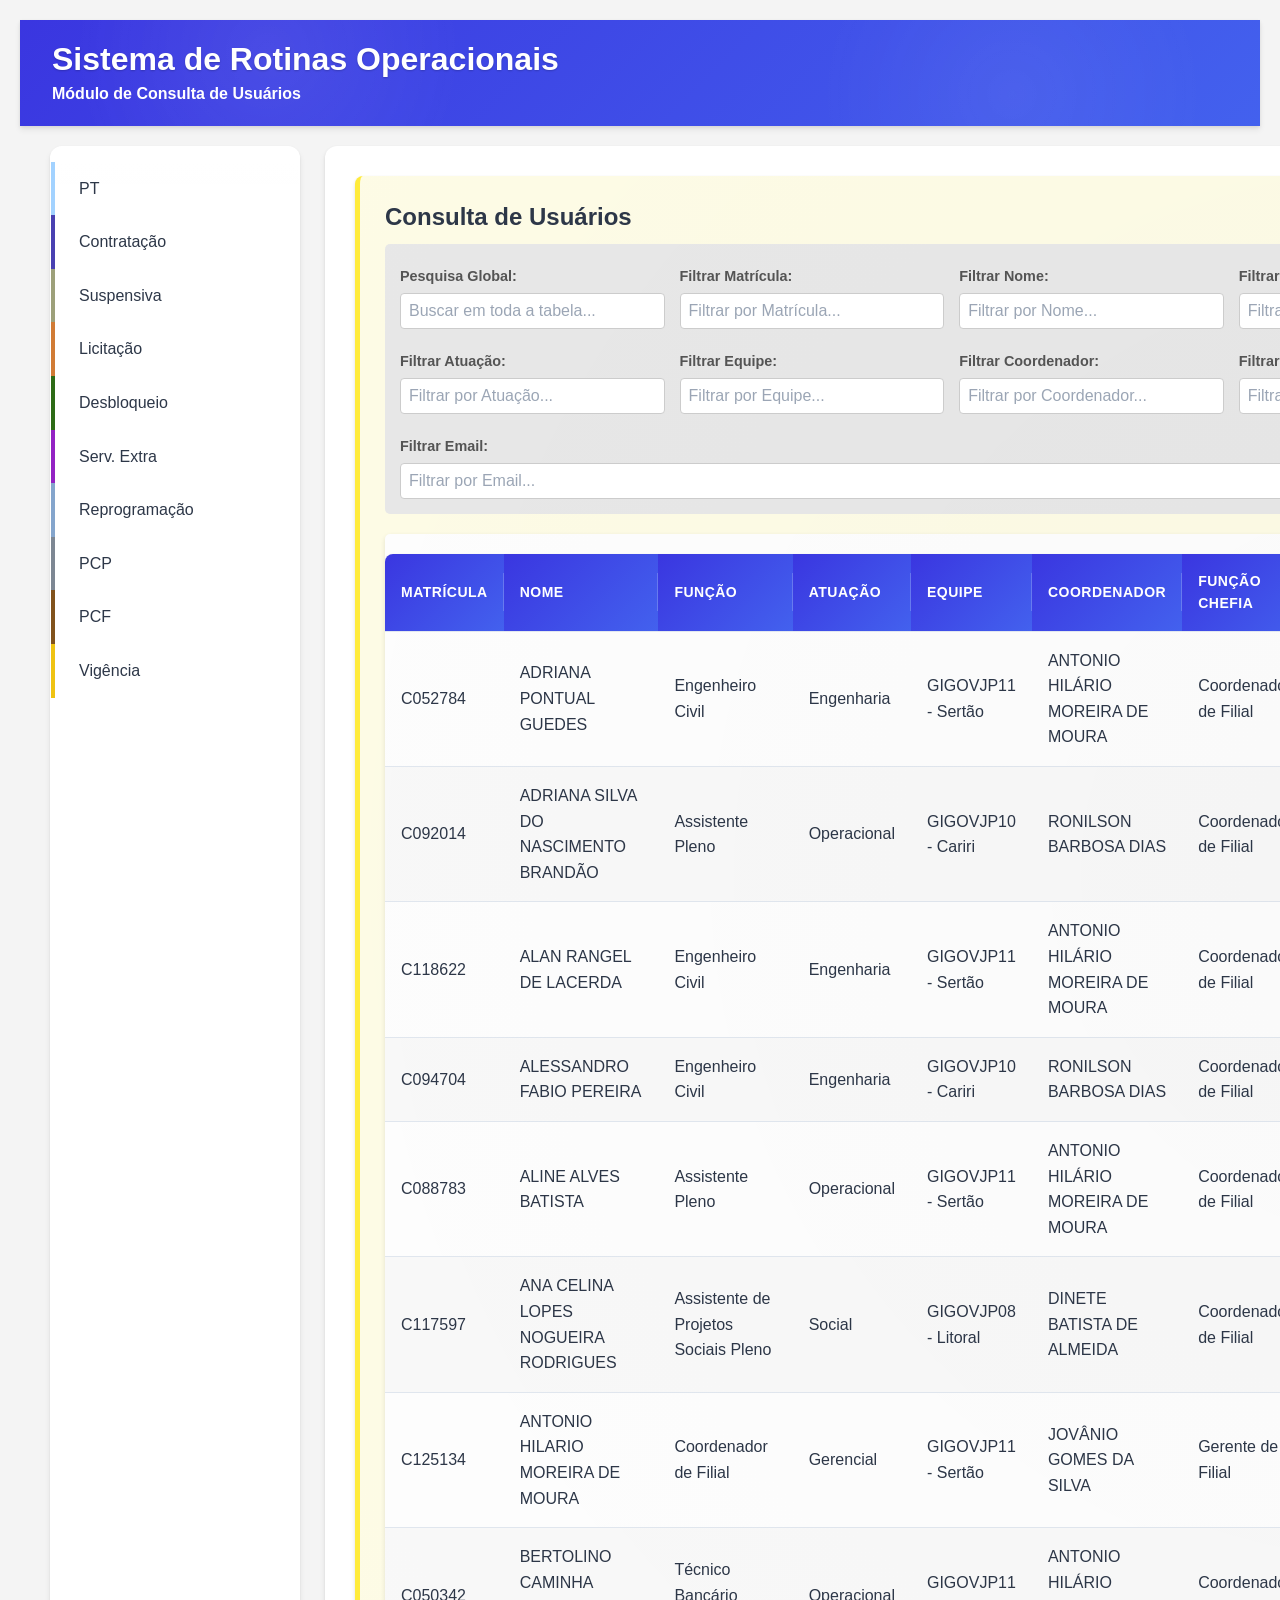
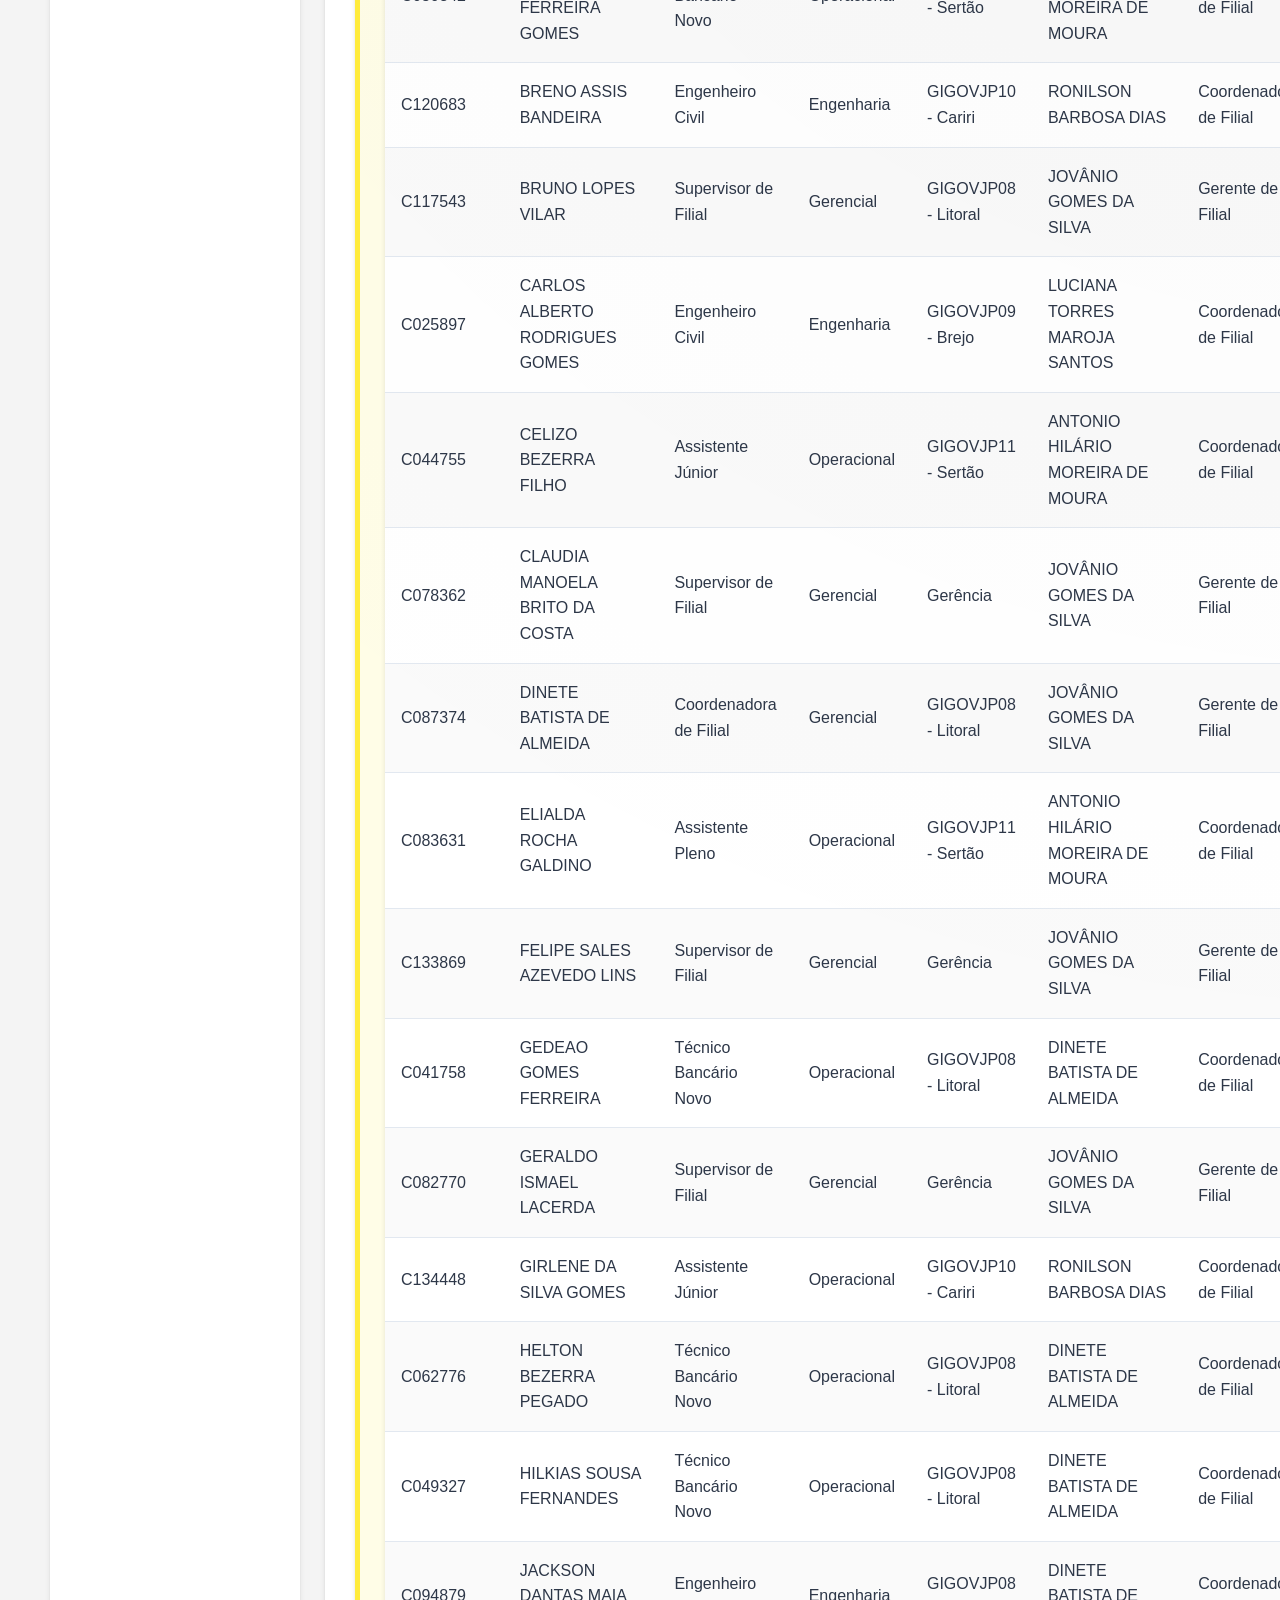
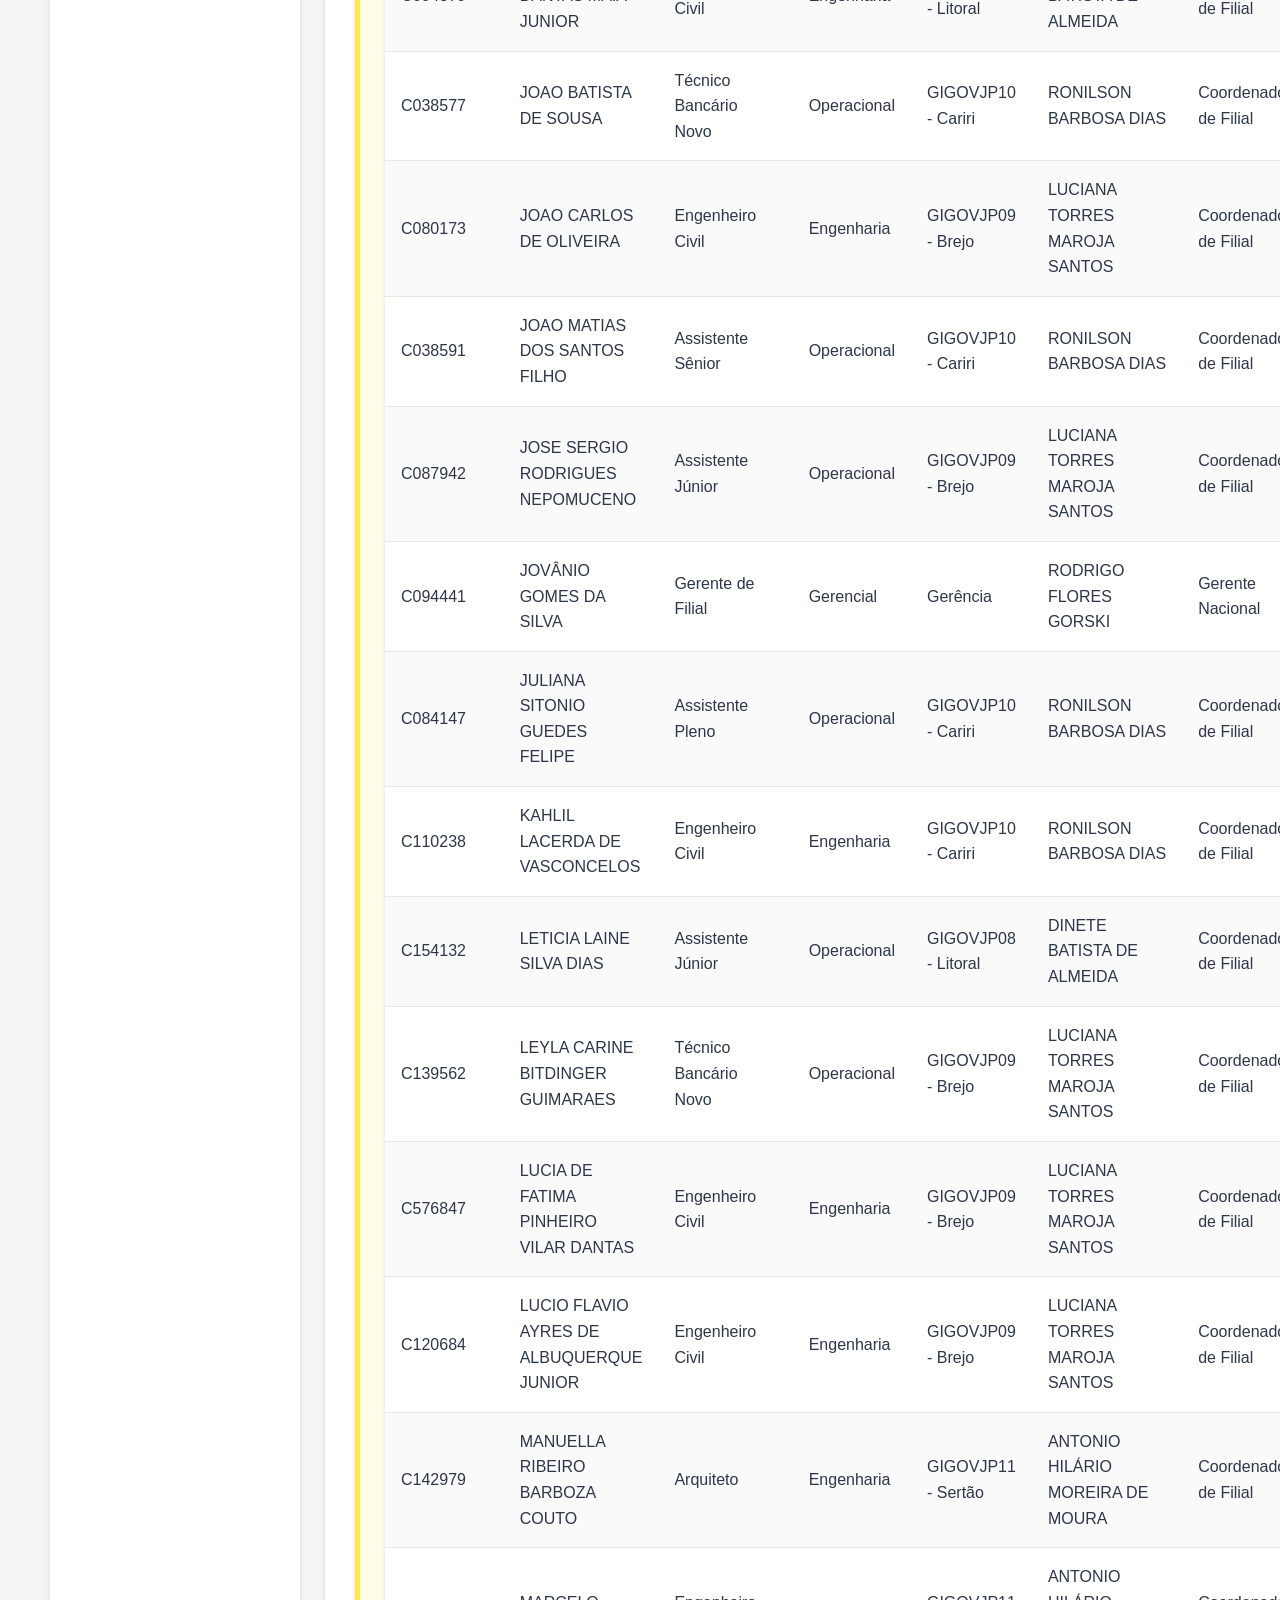
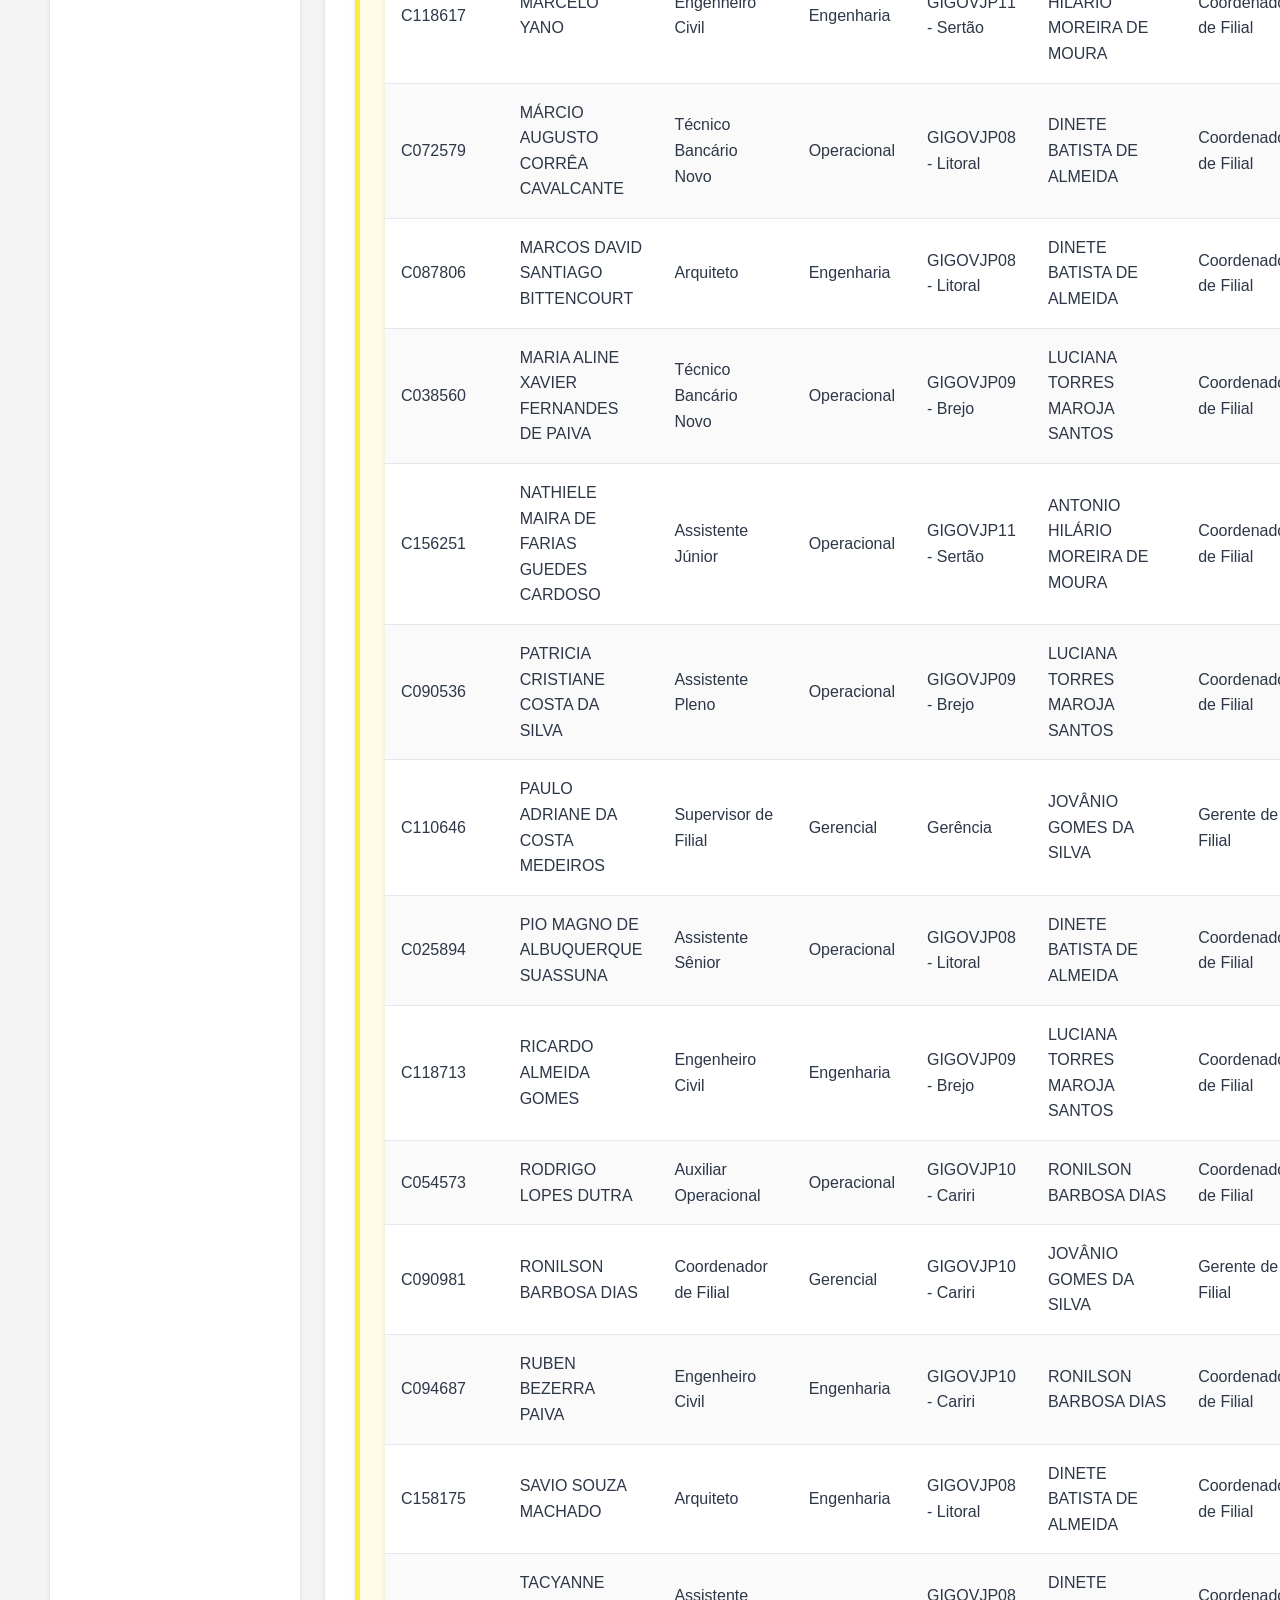
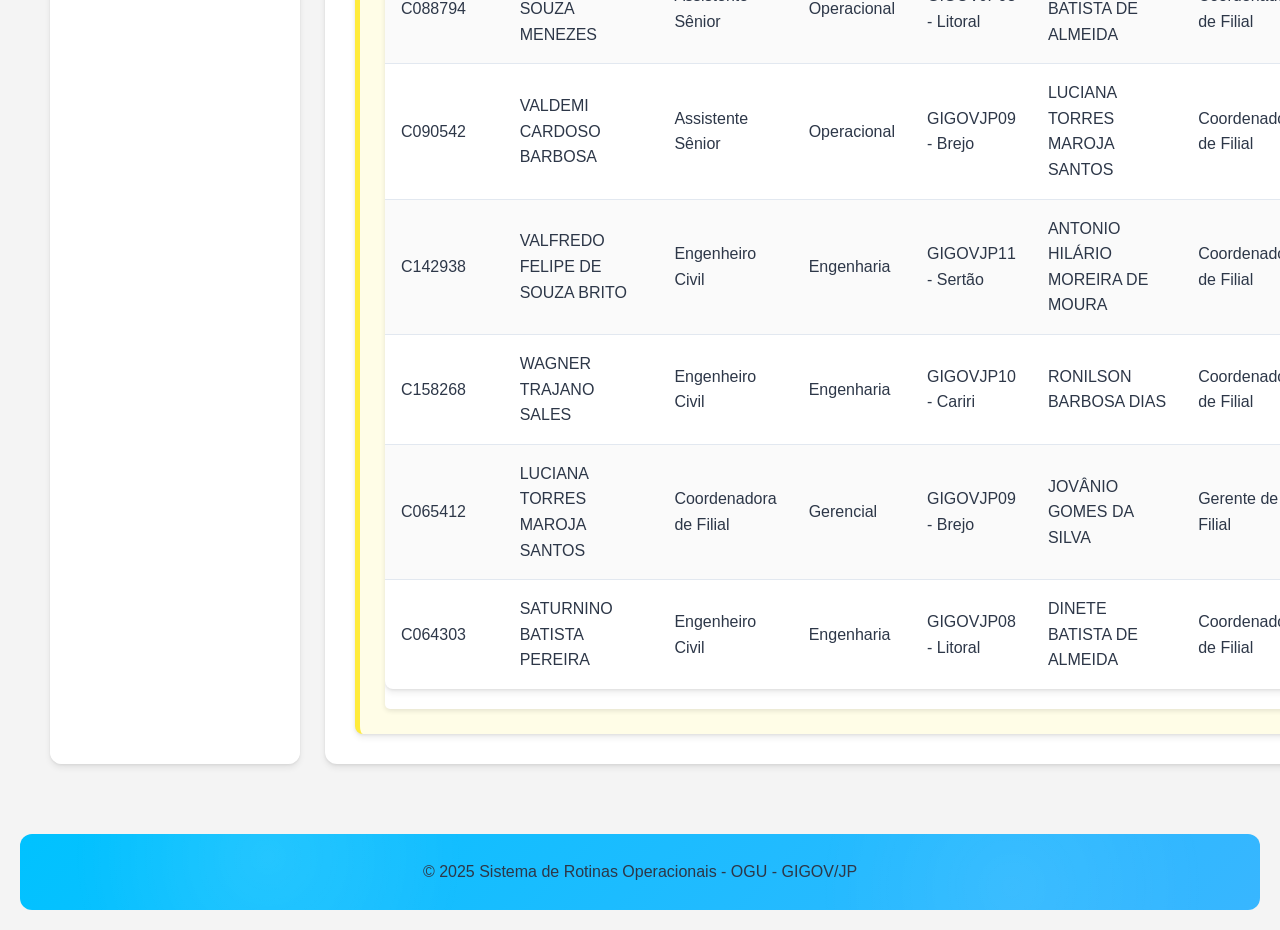
<file: pages/SRO_Usuarios.html>
<!DOCTYPE html>
<html lang="pt-br">

<head>
    <meta charset="UTF-8">
    <meta name="viewport" content="width=device-width, initial-scale=1.0">
    <title>SRO - Usuários</title>
    <link rel="stylesheet" type="text/css" href="../css/estilos.css">
    <link rel="stylesheet" type="text/css" href="../css/estilos_geral.css">
    <link rel="shortcut icon" href="/media/favicon/favicon.jpg" type="image/x-icon">
</head>

<body>
    <header id="cabecalho">
        <div class="id-cabecalho">
            <h1>Sistema de Rotinas Operacionais</h1>
            <p><strong>Módulo de Consulta de Usuários</strong></p>
        </div>
    </header>
    <section id="container">
        <nav id="menu">
            <ul>
                <li><a href="#pagina1">PT</a></li>
                <li><a href="#pagina2">Contratação</a></li>
                <li><a href="#pagina3">Suspensiva</a></li>
                <li><a href="#pagina4">Licitação</a></li>
                <li><a href="#pagina5">Desbloqueio</a></li>
                <li><a href="#pagina6">Serv. Extra</a></li>
                <li><a href="#pagina7">Reprogramação</a></li>
                <li><a href="#pagina8">PCP</a></li>
                <li><a href="#pagina9">PCF</a></li>
                <li><a href="#pagina10">Vigência</a></li>
            </ul>
        </nav>
        <main id="principal">
            <section class="checklist">

                <!-- AREA PARA ENTRADA DE DADOS -->
                <div class="checklist5">
                    <h2>Consulta de Usuários</h2>

                    <div class="filters">
                        <div class="filter-group">
                            <label for="globalSearch">Pesquisa Global:</label>
                            <input type="text" id="globalSearch" placeholder="Buscar em toda a tabela...">
                        </div>
                        <div class="filter-group">
                            <label for="filterMatricula">Filtrar Matrícula:</label>
                            <input type="text" id="filterMatricula" placeholder="Filtrar por Matrícula...">
                        </div>
                         <div class="filter-group">
                            <label for="filterNome">Filtrar Nome:</label>
                            <input type="text" id="filterNome" placeholder="Filtrar por Nome...">
                        </div>
                         <div class="filter-group">
                            <label for="filterFuncao">Filtrar Função:</label>
                            <input type="text" id="filterFuncao" placeholder="Filtrar por Função...">
                        </div>
                        <div class="filter-group">
                            <label for="filterAtuacao">Filtrar Atuação:</label>
                            <input type="text" id="filterAtuacao" placeholder="Filtrar por Atuação...">
                        </div>
                        <div class="filter-group">
                            <label for="filterEquipe">Filtrar Equipe:</label>
                            <input type="text" id="filterEquipe" placeholder="Filtrar por Equipe...">
                        </div>
                        <div class="filter-group">
                            <label for="filterCoordenador">Filtrar Coordenador:</label>
                            <input type="text" id="filterCoordenador" placeholder="Filtrar por Coordenador...">
                        </div>
                        <div class="filter-group">
                            <label for="filterFuncaoChefia">Filtrar Função Chefia:</label>
                            <input type="text" id="filterFuncaoChefia" placeholder="Filtrar por Função Chefia...">
                        </div>
                        <div class="filter-group">
                            <label for="filterEmail">Filtrar Email:</label>
                            <input type="text" id="filterEmail" placeholder="Filtrar por Email...">
                        </div>
                    </div>
                
                    <div class="table-container">
                        <table id="dataTableUsuarios">
                            <thead>
                                <tr>
                                    <th>Matrícula</th>
                                    <th>Nome</th>
                                    <th>Função</th>
                                    <th>Atuação</th>
                                    <th>Equipe</th>
                                    <th>Coordenador</th>
                                    <th>Função Chefia</th>
                                    <th>Email</th>
                                </tr>
                            </thead>
                            <tbody id="dataTableBodyUsuarios">
                                <!-- Table rows will be inserted here by JavaScript -->
                            </tbody>
                        </table>
                    </div>
                    
                </div>
            </section>
        </main>
    </section>

    <footer id="rodape">
        © 2025 Sistema de Rotinas Operacionais - OGU - GIGOV/JP
    </footer>

    <!-- Scripts -->
    <script src="../js/UsuariosModule/data_usuarios.js"></script>
    <script src="../js/UsuariosModule/script_usuarios.js"></script>
</body>

</html>
</file>
<file: css/estilos_menu.css>
:root {
    /* Esquema de cores */
    --primary: #3a36e0; --primary-light: #6e6ad8; --primary-dark: #292884;
    --primary-gradient: linear-gradient(135deg, var(--primary), #4361ee);
    --secondary: #00c2ff; --secondary-light: #90ced6; --secondary-dark: #0097a7;
    --secondary-gradient: linear-gradient(135deg, var(--secondary), #38b6ff);
    /* Cores neutras */
    --accent-1: #ff0a54; --accent-2: #7209b7; --accent-3: #4cc9f0; --accent-4: #98c185; --accent-5: #f77f00;
    --background: #f8f9fc; --surface: #ffffff; --surface-hover: #f0f2f5;
    --text: #2d3748; --text-light: #718096; --border: #e2e8f0;
    /* Elementos de design */
    --border-radius-sm: 4px; --border-radius: 8px; --border-radius-lg: 12px;
    --shadow-sm: 0 1px 3px rgba(0,0,0,0.05);
    --shadow: 0 4px 6px rgba(0,0,0,0.07), 0 1px 3px rgba(0,0,0,0.08);
    --shadow-lg: 0 10px 25px rgba(0,0,0,0.07), 0 6px 10px rgba(0,0,0,0.05);
    --shadow-hover: 0 14px 30px rgba(0,0,0,0.1), 0 4px 8px rgba(0,0,0,0.08);
    --transition-fast: all 0.2s ease;
    --transition: all 0.3s cubic-bezier(0.4, 0, 0.2, 1);
    --transition-bounce: all 0.5s cubic-bezier(0.68, -0.55, 0.265, 1.55);
    /* Tipografia */
    --font-primary: Verdana, Geneva, Tahoma, sans-serif;
    --font-size-sm: 0.875rem; --font-size: 1rem; --font-size-lg: 1.125rem;
    --font-size-xl: 1.25rem; --font-size-2xl: 1.5rem; --line-height: 1.6;
  }
  
  /* Estilos base */
  *, *::before, *::after { margin: 0; padding: 0; box-sizing: border-box; }
  html { font-size: 16px; scroll-behavior: smooth; }
  body {
    font-family: var(--font-primary); background-color: var(--background);
    color: var(--text); line-height: var(--line-height); min-height: 100vh; overflow-x: hidden;
  }
  
  /* Tipografia */
  h1, h2, h3, h4, h5, h6 { margin-bottom: 0.5em; font-weight: 600; line-height: 1.3; color: var(--text); }
  p { margin-bottom: 1rem; }
  
  /* Configuração do cabeçalho */
  #cabecalho {
    width: 100%; background: var(--primary-gradient); color: white; padding: 1.2rem 2rem;
    display: flex; justify-content: space-between; align-items: center; position: relative;
    font-family: var(--font-primary); box-shadow: var(--shadow);
    margin-bottom: 20px; overflow: hidden; min-height: 80px;
  }
  #cabecalho::before {
    content: ''; position: absolute; top: 0; left: 0; right: 0; bottom: 0;
    background-image: 
      radial-gradient(circle at 20% 30%, rgba(255, 255, 255, 0.1) 0%, transparent 20%),
      radial-gradient(circle at 80% 70%, rgba(255, 255, 255, 0.08) 0%, transparent 20%);
    opacity: 0.7;
  }
  #cabecalho h1, #cabecalho h2, #cabecalho p {
    color: white; position: relative; z-index: 1; margin: 0;
  }
  #cabecalho h1 { font-size: 2rem; font-weight: 600; text-shadow: 0 1px 2px rgba(0, 0, 0, 0.2); }
  .id-cabecalho { flex: 1; }
    
  /* Configuração do corpo da página principal */
  #container {
    display: grid; grid-template-columns: 250px 1fr; gap: 25px;
    padding: 0 30px 30px 30px; max-width: 1500px; margin: 0 auto;
  }
  
  /* Configuração da caixa do menu lateral */
  #menu {
    background-color: rgba(255, 255, 255, 0.95); backdrop-filter: blur(10px);
    -webkit-backdrop-filter: blur(10px); border-radius: var(--border-radius-lg);
    box-shadow: var(--shadow); padding: 15px 0; position: relative;
    overflow: hidden; border: 1px solid rgba(255, 255, 255, 0.8);
    margin-top: 50px;
  }
  #menu::before {
    content: ''; position: absolute; top: 0; left: 0; right: 0; height: 60px;
    background: linear-gradient(180deg, rgba(255,255,255,0.1) 0%, transparent 100%);
    z-index: 0;
  }
  #menu ul { list-style-type: none; padding: 0; position: relative; }
  
  /* Remover sublinhado hiperlink menu principal */
  a {
    text-decoration: none;
  }

  /* Navigation items */
  nav a {
    display: flex; align-items: center; text-decoration: none; padding: 14px 24px;
    transition: var(--transition); color: var(--text); font-weight: 500;
    font-size: var(--font-size); border-left: 4px solid transparent;
    position: relative; z-index: 1;
  }
  nav li a { color: var(--text); position: relative; }
  nav a::before {
    content: ''; position: absolute; top: 0; left: 0; width: 100%; height: 100%;
    background-color: transparent; z-index: -1; transition: var(--transition);
    transform: translateX(-10px); opacity: 0;
  }
  nav li:hover a::before {
    transform: translateX(0); opacity: 1; background-color: rgba(0, 0, 0, 0.04);
  }
  
  /* Cores ao lado dos itens do menu lateral */
  nav li:nth-child(1) a { border-left-color: #a2d2ff; }
  nav li:nth-child(2) a { border-left-color: #4941b1; }
  nav li:nth-child(3) a { border-left-color: #9da07a; }
  nav li:nth-child(4) a { border-left-color: #d17b35; }
  nav li:nth-child(5) a { border-left-color: #2d6b16; }
  nav li:hover a { border-left-width: 8px; padding-left: 20px; }
  
  /* Configuração da caixa onde fica o grid dos botões */
  #principal {
    background-color: var(--surface); padding: 30px; 
    border-radius: var(--border-radius-lg); box-shadow: var(--shadow);
    transition: var(--transition);
    margin-top: 50px;
  }
  #principal:hover { box-shadow: var(--shadow-lg); }
  
  /* Configuração do Rodapé */
  #rodape {
    width: 100%; 
    background: var(--secondary-gradient); 
    color: var(--text-dark);
    text-align: center; 
    margin-top: 40px;
    overflow: hidden; font-weight: 500;
      position: fixed;
      bottom: 0;
      padding: 10px;
  }
  
  /* Estilos para o grid do BOTÃO DO MENU */
  .botoes-rotinas {
    display: grid;
    grid-template-columns: repeat(auto-fill, minmax(180px, 1fr));
    gap: 25px;
    width: 100%;
  }
  
  /* Configuração do BOTÃO DO MENU */
  .botao-rotina {
    background-color: #ffffff;
    border-radius: var(--border-radius-lg);
    box-shadow: var(--shadow);
    padding: 20px;
    display: flex;
    flex-direction: column;
    align-items: center;
    justify-content: center;
    text-align: center;
    transition: var(--transition-bounce);
    aspect-ratio: 1/1;
    cursor: pointer;
    position: relative;
    overflow: hidden;
  }
  
  /* Barra superior do BOTÃO DO MENU */
  .botao-rotina::before {
    content: '';
    position: absolute;
    top: 0;
    left: 0;
    right: 0;
    height: 5px;
    background: var(--primary-gradient);
    opacity: 0;
    transition: var(--transition);
  }
  
  /* Elevação do BOTÃO DO MENU quando passado o mouse por cima */
  .botao-rotina:hover {
    transform: translateY(-8px);
    box-shadow: var(--shadow-hover);
  }
  
  /* Sublinhado azul em cima do BOTÃO DO MENU quando passado o mouse por cima */
    .botao-rotina:hover::before {
    opacity: 1;
  }
    
  /* Texto do BOTÃO DO MENU */
  .botao-rotina p {
    font-weight: 600;
    font-size: var(--font-size);
    color: var(--text);
    line-height: 1.3;
    margin: 0;
  }
  
  /* Cores especificas para cada BOTÃO DO MENU */
  .botao-rotina:nth-child(1) { border-top: 4px solid #0099cc; }
  .botao-rotina:nth-child(2) { border-top: 4px solid #2a4b8d; }
  .botao-rotina:nth-child(3) { border-top: 4px solid #528036; }
  .botao-rotina:nth-child(4) { border-top: 4px solid #7209b7; }
  .botao-rotina:nth-child(5) { border-top: 4px solid #4b6e99; }
  .botao-rotina:nth-child(6) { border-top: 4px solid #f4c430; }
  .botao-rotina:nth-child(7) { border-top: 4px solid #c1cd23; }
  .botao-rotina:nth-child(8) { border-top: 4px solid #d17b35; }
  .botao-rotina:nth-child(9) { border-top: 4px solid #4682b4; }
  .botao-rotina:nth-child(10) { border-top: 4px solid #8b4513; }
  
/* CAIXA DE DIALOGO DE ENVIO DA FAS */
/* Estilo geral do diálogo */
#dialogDesbloqueio {
  width: 400px;
  padding: 25px;
  border-radius: 12px;
  background: #f8f9fc; /* Fundo levemente azulado */
  box-shadow: 0 6px 15px rgba(39, 65, 87, 0.15);
  position: fixed;
  top: 50%;
  left: 50%;
  transform: translate(-50%, -50%);
  z-index: 1000;
  border: 1px solid rgba(70, 134, 180, 0.2); /* Borda sutil em tom de Olho Grego */
}

/* Estilo do formulário dentro do diálogo */
#dialogDesbloqueio form {
  display: flex;
  flex-direction: column;
}

/* Estilo do fieldset */
#dialogDesbloqueio fieldset {
  border: none;
  margin-bottom: 25px;
  padding: 5px 0;
}

#dialogDesbloqueio legend {
  font-size: 1.3em;
  margin-bottom: 15px;
  color: #274157; /* Magia Profunda - tom escuro */
  font-weight: 600;
  padding-bottom: 8px;
  border-bottom: 1px solid rgba(39, 65, 87, 0.15);
  width: 100%;
}

/* Estilo dos rótulos de rádio */
#dialogDesbloqueio label {
  margin-bottom: 14px;
  font-size: 1.15em;
  color: #344e6b; /* Cor Noite de Festa - mais escura para contraste */
  cursor: pointer;
  display: block;
  padding: 5px 0;
}

#dialogDesbloqueio input[type="radio"] {
  margin-right: 8px;
  transform: scale(1.2);
}

/* Estilo dos botões */
#dialogDesbloqueio button {
  background: linear-gradient(135deg, #344e6b, #274157); /* Noite de Festa/Magia Profunda */
  color: white;
  padding: 14px 20px;
  border: none;
  border-radius: 8px;
  margin-top: 12px;
  cursor: pointer;
  font-size: 1.1em;
  font-weight: 600;
  transition: all 0.3s ease;
  letter-spacing: 0.5px;
  text-transform: uppercase;
}

#dialogDesbloqueio button:hover {
  background: linear-gradient(135deg, #455d7a, #344e6b); /* Tons mais claros do mesmo azul escuro */
  transform: translateY(-2px);
  box-shadow: 0 4px 8px rgba(0, 0, 0, 0.15);
}

/* Estilo do botão cancelar */
#dialogDesbloqueio button:nth-of-type(2) {
  background: linear-gradient(135deg, #4686B4, #2f6589); /* Olho Grego */
  margin-top: 10px;
}

#dialogDesbloqueio button:nth-of-type(2):hover {
  background: linear-gradient(135deg, #5797c5, #4686B4); /* Tom mais claro do azul médio */
}

/* Responsividade para telas menores */
@media (max-width: 450px) {
  #dialogDesbloqueio {
    width: 90%;
    padding: 20px;
  }
  
  #dialogDesbloqueio button {
    padding: 12px 16px;
  }
}

  /* Responsive design */
  @media (max-width: 1200px) {
    #container { grid-template-columns: 220px 1fr; padding: 0 20px 20px 20px; }
    .botoes-rotinas { grid-template-columns: repeat(auto-fill, minmax(160px, 1fr)); }
  }
  
  @media (max-width: 992px) {
    :root { --font-size: 0.95rem; }
    #container { grid-template-columns: 1fr; }
    #cabecalho { padding: 1.5rem; }
    .insere-operacao form { flex-direction: column; align-items: flex-start; }
    input, select, button { width: 100%; margin-left: 0; }
    button { margin-top: 10px; }
    #menu { margin-bottom: 20px; }
    .botoes-rotinas { grid-template-columns: repeat(auto-fill, minmax(140px, 1fr)); }
  }
  
  @media (max-width: 576px) {
    :root { --font-size: 0.9rem; }
    #cabecalho { padding: 1.2rem; }
    .insere-operacao form { padding: 1.2rem; }
    #principal { padding: 20px; }
    .botoes-rotinas { grid-template-columns: repeat(auto-fill, minmax(120px, 1fr)); }
    .botao-rotina { padding: 15px; }
  }
  
  /* Print styles */
  @media print {
    body { background-color: white; }
    #cabecalho, #menu, button { display: none; }
    #container { display: block; }
    #principal { box-shadow: none; padding: 0; }
    .botao-rotina {
      box-shadow: none;
      border: 1px solid #e0e0e0;
      break-inside: avoid;
    }
  }
</file>
<file: css/estilos_email_preview.css>
body {
    font-family: Arial, sans-serif;
    margin: 0;
    padding: 20px;
    background-color: #f5f5f5;
}
.container {
    max-width: 90%;
    margin: 0 auto;
    background-color: white;
    border-radius: 5px;
    box-shadow: 0 2px 10px rgba(0,0,0,0.1);
    padding: 20px;
}
.header {
    margin-bottom: 20px;
    padding-bottom: 10px;
    border-bottom: 1px solid #eee;
}
.header h1 {
    margin: 0 0 10px 0;
    color: #333;
    font-size: 24px;
}
.email-info {
    background-color: #f9f9f9;
    padding: 15px;
    border-radius: 4px;
    margin-bottom: 20px;
}
.email-info p {
    margin: 5px 0;
}
/* Estilo específico para o campo de destinatários */
.email-info #destinatarios {
    word-break: break-word; /* Quebra palavras longas */
    display: inline-block;
    max-width: 100%;
}
/* Estilo específico para o campo de assunto */
.email-info #assunto {
    word-break: break-word; /* Quebra palavras longas */
    display: inline-block;
    max-width: 100%;
}
.email-body {
    border: 1px solid #ddd;
    padding: 20px;
    background-color: white;
    border-radius: 4px;
    margin-bottom: 20px;
}
.email-body table {
    border-collapse: collapse;
    width: 100%;
}
.email-body table td {
    padding: 5px 10px;
}
.email-body table tr:not(:last-child) {
    border-bottom: 1px solid #ddd;
}
.email-body strong {
    font-weight: bold;
}
.buttons {
    display: flex;
    gap: 10px;
    margin-top: 20px;
}
button {
    padding: 10px 15px;
    border: none;
    border-radius: 4px;
    cursor: pointer;
    font-weight: bold;
}
.primary {
    background-color: #007bff;
    color: white;
}
.secondary {
    background-color: #6c757d;
    color: white;
}
.success {
    background-color: #28a745;
    color: white;
}
.tabs {
    display: flex;
    margin-bottom: 15px;
    border-bottom: 1px solid #ddd;
}
.tab {
    padding: 10px 15px;
    cursor: pointer;
    border: 1px solid transparent;
    border-radius: 4px 4px 0 0;
    margin-right: 5px;
    background-color: #f0f0f0;
}
.tab.active {
    background-color: white;
    border-color: #ddd;
    border-bottom-color: white;
    margin-bottom: -1px;
}
.tab-content {
    display: none;
}
.tab-content.active {
    display: block;
}
#copyMessage {
    display: none;
    color: green;
    margin-top: 10px;
    padding: 5px;
    background-color: #e8f5e9;
    border-radius: 3px;
    text-align: center;
}
/* Estilos específicos para o email no formato Word */
#previewHTML table {
    /* border-top: 1px solid #000;
    border-bottom: 1px solid #000; */
    margin: 15px 0;
}
#previewHTML td {
    padding: 5px 10px;
    vertical-align: top;
}
</file>
<file: css/estilos.css>
:root {
  /* Color schemes */
  --primary: #3a36e0; --primary-light: #6e6ad8; --primary-dark: #292884;
  --primary-gradient: linear-gradient(135deg, var(--primary), #4361ee);
  --secondary: #00c2ff; --secondary-light: #90ced6; --secondary-dark: #0097a7;
  --secondary-gradient: linear-gradient(135deg, var(--secondary), #38b6ff);
  /* Accent & neutral colors */
  --accent-1: #ff0a54; --accent-2: #7209b7; --accent-3: #4cc9f0; --accent-4: #98c185; --accent-5: #f77f00;
  --background: #f8f9fc; --surface: #ffffff; --surface-hover: #f0f2f5;
  --text: #2d3748; --text-light: #718096; --border: #e2e8f0;
  /* Design elements */
  --border-radius-sm: 4px; --border-radius: 8px; --border-radius-lg: 12px;
  --shadow-sm: 0 1px 3px rgba(0,0,0,0.05);
  --shadow: 0 4px 6px rgba(0,0,0,0.07), 0 1px 3px rgba(0,0,0,0.08);
  --shadow-lg: 0 10px 25px rgba(0,0,0,0.07), 0 6px 10px rgba(0,0,0,0.05);
  --shadow-hover: 0 14px 30px rgba(0,0,0,0.1), 0 4px 8px rgba(0,0,0,0.08);
  --transition-fast: all 0.2s ease;
  --transition: all 0.3s cubic-bezier(0.4, 0, 0.2, 1);
  --transition-bounce: all 0.5s cubic-bezier(0.68, -0.55, 0.265, 1.55);
  /* Typography */
  --font-primary: Verdana, Geneva, Tahoma, sans-serif;
  --font-size-sm: 0.875rem; --font-size: 1rem; --font-size-lg: 1.125rem;
  --font-size-xl: 1.25rem; --font-size-2xl: 1.5rem; --line-height: 1.6;
}

/* Base styles */
*, *::before, *::after { margin: 0; padding: 0; box-sizing: border-box; }
html { font-size: 16px; scroll-behavior: smooth; }
body {
  font-family: var(--font-primary); background-color: var(--background);
  color: var(--text); line-height: var(--line-height); min-height: 100vh; overflow-x: hidden;
}

/* Typography */
h1, h2, h3, h4, h5, h6 { margin-bottom: 0.5em; font-weight: 600; line-height: 1.3; color: var(--text); }
p { margin-bottom: 1rem; }

/* Table styles */
table {
  width: 100%; max-width: 1000px; border-collapse: separate; border-spacing: 0;
  margin: 20px 0; background-color: var(--surface); border-radius: var(--border-radius);
  overflow: hidden; box-shadow: var(--shadow);
}
th, td { padding: 16px; text-align: left; border-bottom: 1px solid var(--border); }
th {
  background: var(--primary-gradient); color: white; font-weight: 600;
  text-transform: uppercase; font-size: var(--font-size-sm); 
  letter-spacing: 0.5px; position: relative;
}
th:not(:last-child)::after, td:not(:last-child)::after {
  content: ''; position: absolute; right: 0; top: 25%; height: 50%; width: 1px;
  background-color: rgba(255, 255, 255, 0.2);
}
td:not(:last-child)::after { background-color: var(--border); }
tr:last-child td { border-bottom: none; }
tr:hover { background-color: var(--surface-hover); }
tbody tr:nth-child(even) { background-color: rgba(0, 0, 0, 0.02); }

/* Header */
#cabecalho {
  width: 100%; background: var(--primary-gradient); color: white; padding: 1.2rem 2rem;
  display: flex; justify-content: space-between; align-items: center; position: relative;
  font-family: var(--font-primary); box-shadow: var(--shadow);
  margin-bottom: 20px; overflow: hidden; min-height: 80px;
}
#cabecalho::before {
  content: ''; position: absolute; top: 0; left: 0; right: 0; bottom: 0;
  background-image: 
    radial-gradient(circle at 20% 30%, rgba(255, 255, 255, 0.1) 0%, transparent 20%),
    radial-gradient(circle at 80% 70%, rgba(255, 255, 255, 0.08) 0%, transparent 20%);
  opacity: 0.7;
}
#cabecalho h1, #cabecalho h2, #cabecalho p {
  color: white; position: relative; z-index: 1; margin: 0;
}
#cabecalho h1 { font-size: 2rem; font-weight: 600; text-shadow: 0 1px 2px rgba(0, 0, 0, 0.2); }
.id-cabecalho { flex: 1; }

/* Inserção da operação para consulta */
.insere-operacao { display: flex; align-items: center; }
.insere-operacao form {
  display: flex; align-items: center; height: auto; background-color: transparent;
  padding: 0; margin: 0; box-shadow: none; gap: 12px;
}
.insere-operacao input[type="text"] {
  width: 150px !important; padding: 10px 12px; border-radius: var(--border-radius);
  background-color: rgba(255, 255, 255, 0.9); border: 2px solid rgba(255, 255, 255, 0.9);
  font-size: 1rem; color: var(--text); box-shadow: 0 2px 4px rgba(0, 0, 0, 0.1);
  transition: all 0.2s ease; position: relative; z-index: 5;
  pointer-events: auto;
}
.insere-operacao input[type="text"]:focus {
  border-color: white; background-color: white; box-shadow: 0 4px 8px rgba(0, 0, 0, 0.15);
  outline: 2px solid var(--primary); outline-offset: 1px; /* Adiciona indicação visual de foco */
}
.insere-operacao label {
  color: white; font-weight: 600; font-size: 1.1rem; margin-right: 5px;
  text-shadow: 0 1px 2px rgba(0, 0, 0, 0.2); white-space: nowrap; 
  background-color: transparent;
}
.insere-operacao button {
  padding: 10px 24px; background-color: rgba(255, 255, 255, 0.2);
  border: 2px solid white; color: white; font-weight: 600; font-size: 1rem;
  border-radius: var(--border-radius); box-shadow: 0 2px 4px rgba(0, 0, 0, 0.15);
  transition: all 0.2s ease;
}
.insere-operacao button:hover {
  background-color: rgba(255, 255, 255, 0.3); transform: translateY(-2px);
  box-shadow: 0 4px 8px rgba(0, 0, 0, 0.2);
}
.insere-operacao button:active {
  transform: translateY(0); box-shadow: 0 2px 4px rgba(0, 0, 0, 0.15);
}

/* Form elements */
input:not([type="checkbox"]):not([type="radio"]), select {
  padding: 12px 16px; border: 1px solid var(--border); border-radius: var(--border-radius);
  font-size: var(--font-size); transition: var(--transition);
  background-color: var(--surface); color: var(--text);
  appearance: none; -webkit-appearance: none; position: relative;
  z-index: 2; pointer-events: auto;
}
input:not([type="checkbox"]):not([type="radio"]):hover, select:hover { border-color: var(--primary-light); }
input:not([type="checkbox"]):not([type="radio"]):focus, select:focus {
  outline: none; border-color: var(--primary);
  box-shadow: 0 0 0 3px rgba(58, 54, 224, 0.15);
}

/* Custom checkbox styling */
input[type="checkbox"] {
  -webkit-appearance: none; appearance: none; width: 20px; height: 20px;
  border: 2px solid var(--border); border-radius: 4px; background-color: var(--surface);
  display: inline-block; position: relative; margin-right: 8px;
  vertical-align: middle; cursor: pointer; transition: var(--transition);
}
input[type="checkbox"]:checked { background-color: var(--primary); border-color: var(--primary); }
input[type="checkbox"]:checked::after {
  content: ''; position: absolute; left: 6px; top: 2px; width: 5px; height: 10px;
  border: solid white; border-width: 0 2px 2px 0; transform: rotate(45deg);
}
input[type="checkbox"]:hover { border-color: var(--primary-light); }
input[type="checkbox"]:focus {
  outline: none; box-shadow: 0 0 0 3px rgba(58, 54, 224, 0.15);
}

/* Custom radio button styling */
input[type="radio"] {
  -webkit-appearance: none; appearance: none; width: 20px; height: 20px;
  border: 2px solid var(--border); border-radius: 50%; background-color: var(--surface);
  display: inline-block; position: relative; margin-right: 8px;
  vertical-align: middle; cursor: pointer; transition: var(--transition);
}
input[type="radio"]:checked { border-color: var(--primary); }
input[type="radio"]:checked::after {
  content: ''; position: absolute; left: 4px; top: 4px; width: 8px; height: 8px;
  border-radius: 50%; background-color: var(--primary);
}
input[type="radio"]:hover { border-color: var(--primary-light); }
input[type="radio"]:focus { outline: none; box-shadow: 0 0 0 3px rgba(58, 54, 224, 0.15); }

/* Custom select arrow */
select {
  background-image: url("data:image/svg+xml,%3Csvg xmlns='http://www.w3.org/2000/svg' width='24' height='24' viewBox='0 0 24 24' fill='none' stroke='%232d3748' stroke-width='2' stroke-linecap='round' stroke-linejoin='round'%3E%3Cpolyline points='6 9 12 15 18 9'%3E%3C/polyline%3E%3C/svg%3E");
  background-repeat: no-repeat; background-position: right 10px center;
  background-size: 16px; padding-right: 35px;
}

/* Button styling */
button {
  background: var(--primary-gradient); color: white; border: none;
  padding: 12px 24px; border-radius: var(--border-radius); margin-left: 10px;
  cursor: pointer; transition: var(--transition-bounce); font-weight: 600;
  font-size: var(--font-size); box-shadow: var(--shadow-sm);
  position: relative; overflow: hidden;
}
button:hover { transform: translateY(-3px); box-shadow: var(--shadow-hover); }
button:active { transform: translateY(1px); box-shadow: var(--shadow-sm); }

/* Button ripple effect */
button::after {
  content: ''; position: absolute; top: 50%; left: 50%; width: 5px; height: 5px;
  background: rgba(255, 255, 255, 0.5); opacity: 0; border-radius: 100%;
  transform: scale(1, 1) translate(-50%); transform-origin: 50% 50%;
}
button:focus:not(:active)::after { animation: ripple 1s ease-out; }
@keyframes ripple {
  0% { transform: scale(0, 0); opacity: 0.5; }
  100% { transform: scale(100, 100); opacity: 0; }
}

/* Container layout */
#container {
  display: grid; grid-template-columns: 250px 1fr; gap: 25px;
  padding: 0 30px 30px 30px; max-width: 1500px; margin: 0 auto;
}

/* Menu styling */
#menu {
  background-color: rgba(255, 255, 255, 0.95); backdrop-filter: blur(10px);
  -webkit-backdrop-filter: blur(10px); border-radius: var(--border-radius-lg);
  box-shadow: var(--shadow); padding: 15px 0; position: relative;
  overflow: hidden; border: 1px solid rgba(255, 255, 255, 0.8);
}
#menu::before {
  content: ''; position: absolute; top: 0; left: 0; right: 0; height: 60px;
  background: linear-gradient(180deg, rgba(255,255,255,0.1) 0%, transparent 100%);
  z-index: 0;
}
#menu ul { list-style-type: none; padding: 0; position: relative; }

/* Navigation items */
nav a {
  display: flex; align-items: center; text-decoration: none; padding: 14px 24px;
  transition: var(--transition); color: var(--text); font-weight: 500;
  font-size: var(--font-size); border-left: 4px solid transparent;
  position: relative; z-index: 1;
}
nav li a { color: var(--text); position: relative; }
nav a::before {
  content: ''; position: absolute; top: 0; left: 0; width: 100%; height: 100%;
  background-color: transparent; z-index: -1; transition: var(--transition);
  transform: translateX(-10px); opacity: 0;
}
nav li:hover a::before {
  transform: translateX(0); opacity: 1; background-color: rgba(0, 0, 0, 0.04);
}

/* Color indicators for menu items */
nav li:nth-child(1) a { border-left-color: #a2d2ff; }
nav li:nth-child(2) a { border-left-color: #4941b1; }
nav li:nth-child(3) a { border-left-color: #9da07a; }
nav li:nth-child(4) a { border-left-color: #d17b35; }
nav li:nth-child(5) a { border-left-color: #2d6b16; }
nav li:nth-child(6) a { border-left-color: #9322c3; }
nav li:nth-child(7) a { border-left-color: #84a5cc; }
nav li:nth-child(8) a { border-left-color: #7d8793; }
nav li:nth-child(9) a { border-left-color: #81521c; }
nav li:nth-child(10) a { border-left-color: #efc312; }
nav li:hover a { border-left-width: 8px; padding-left: 20px; }

/* Main content area */
#principal {
  background-color: var(--surface); padding: 30px; 
  border-radius: var(--border-radius-lg); box-shadow: var(--shadow);
  transition: var(--transition);
}
#principal:hover { box-shadow: var(--shadow-lg); }

/* Footer styling */
#rodape {
  width: 100%; background: var(--secondary-gradient); color: var(--text-dark);
  text-align: center; padding: 25px; margin-top: 40px;
  border-radius: var(--border-radius-lg); position: relative; 
  overflow: hidden; font-weight: 500;
}
#rodape::before {
  content: ''; position: absolute; top: 0; left: 0; right: 0; bottom: 0;
  background-image: 
    radial-gradient(circle at 20% 30%, rgba(255, 255, 255, 0.15) 0%, transparent 20%),
    radial-gradient(circle at 80% 70%, rgba(255, 255, 255, 0.1) 0%, transparent 20%);
  opacity: 0.7;
}

/* CHECKLIST (1-15) */
.checklist {
  display: flex;
  flex-direction: column;
  gap: 25px;
}
.checklist > div {
  border-radius: var(--border-radius); padding: 25px; box-shadow: var(--shadow);
  transition: var(--transition-bounce); position: relative; overflow: hidden;
}
.checklist > div:hover {
  box-shadow: var(--shadow-hover);
}
.checklist > div::before {
  content: ''; position: absolute; top: 0; left: 0; right: 0; bottom: 0;
  background-image: radial-gradient(circle at 90% 10%, rgba(0, 0, 0, 0.03) 0%, transparent 30%);
  opacity: 0.7; pointer-events: none;
}

/* Card designs with color variations */
.checklist1 { background-color: #f9f9f9; border-left: 5px solid #9e9e9e; }
/* .checklist2 { background-color: #e3f2fd; border-left: 5px solid #2196f3; } */




.checklist2 {
  background-color: #e3f2fd;
  border-left: 5px solid #2196f3;
  display: flex;
  flex-wrap: wrap; 
  flex-direction: row;
  width: 100%;
}

.checklist2 > h2 {
  width: 100%;
  margin-bottom: 20px;
}

#analiseDocumental01,
#analiseDocumental02 {
  background-color: rgba(255, 255, 255, 0.5);
  border-radius: var(--border-radius);
  padding: 15px;
  margin: 10px;
  box-shadow: var(--shadow-sm);
  min-width: 150px; 
}

#analiseDocumental01 { flex: 1; }
#analiseDocumental02 { flex: 1; }

#analiseDocumental01 h3,
#analiseDocumental012 h3 {
  margin-top: 0;
  margin-bottom: 15px;
  color: var(--primary-dark);
  font-size: 1.2rem;
}

#analiseDocumental01 label,
#analiseDocumental02 label {
  margin-right: 10px;
}

#analiseDocumental01 input[type="radio"],
#analiseDocumental02 input[type="radio"] {
  margin-right: 5px;
}





















.checklist3 {
  background-color: #e8f5e9;
  border-left: 5px solid #4caf50;
  display: flex;
  flex-wrap: wrap; 
  flex-direction: row;
  width: 100%;
}

.checklist3 > h2 {
  width: 100%;
  margin-bottom: 20px;
}

#inexecucaoFinanceira,
#complementoPrimeiroDesbloqueio {
  background-color: rgba(255, 255, 255, 0.5);
  border-radius: var(--border-radius);
  padding: 15px;
  margin: 10px;
  box-shadow: var(--shadow-sm);
  min-width: 150px; 
}

#inexecucaoFinanceira { flex: 1; }
#complementoPrimeiroDesbloqueio { flex: 2; }

#inexecucaoFinanceira h3,
#complementoPrimeiroDesbloqueio h3 {
  margin-top: 0;
  margin-bottom: 15px;
  color: var(--primary-dark);
  font-size: 1.2rem;
}

#inexecucaoFinanceira label,
#complementoPrimeiroDesbloqueio label {
  margin-right: 10px;
}

#inexecucaoFinanceira input[type="radio"],
#complementoPrimeiroDesbloqueio input[type="radio"] {
  margin-right: 5px;
}

@media (max-width: 768px) {
  #inexecucaoFinanceira,
  #complementoPrimeiroDesbloqueio {
    flex: 1 1 100%;
    min-width: auto; 
  }
}

/* Estilo para checklist4 */
.checklist4 { 
  background-color: #ffebee; 
  border-left: 5px solid #f44336; 
  display: flex; 
  flex-wrap: wrap; 
}
.checklist4 > h2 { 
  width: 100%; 
  margin-bottom: 20px; 
}

#ultimoDesblCol1, #ultimoDesblCol2 {
  background-color: rgba(255, 255, 255, 0.5); 
  border-radius: var(--border-radius);
  padding: 15px; 
  margin: 10px; 
  box-shadow: var(--shadow-sm);
}
#ultimoDesblCol1, #ultimoDesblCol2 { 
  flex: 1; 
  min-width: 200px; 
}

#ultimoDesblCol1 h3, #ultimoDesblCol2 h3 {
  margin-top: 0; 
  margin-bottom: 15px; 
  color: var(--primary-dark); 
  font-size: 1.2rem;
}
#ultimoDesblCol1 label, #ultimoDesblCol2 label { 
  margin-right: 10px; 
}
#ultimoDesblCol1 input[type="radio"], 
#ultimoDesblCol2 input[type="radio"] { 
  margin-right: 5px; 
}

.checklist5 { background-color: #fffde7; border-left: 5px solid #ffeb3b; }
.checklist6 { background-color: #f3e5f5; border-left: 5px solid #9c27b0; }
.checklist7 { background-color: #e0f7fa; border-left: 5px solid #00bcd4; }
.checklist8 { background-color: #e8f5e9; border-left: 5px solid #009688; }
.checklist9 { background-color: #fff8e1; border-left: 5px solid #ff9800; }
.checklist10 { background-color: #fbe9e7; border-left: 5px solid #ff5722; }
.checklist11 { background-color: #e1f5fe; border-left: 5px solid #03a9f4; }
.checklist12 { background-color: #f1f8e9; border-left: 5px solid #8bc34a; }
.checklist13 { background-color: #efebe9; border-left: 5px solid #795548; }
.checklist14 { background-color: #eceff1; border-left: 5px solid #607d8b; }
.checklist15 { background-color: #e8eaf6; border-left: 5px solid #3f51b5; }

/* Form field widths */
#operacao { width: 150px; }
#convenio { width: 120px; }
#tomador { width: 600px; max-width: 100%; }
#cnpj { width: 200px; max-width: 100%; }
#regramento { width: 500px; max-width: 100%; }
#assinatura { width: 150px; max-width: 100%; }
#objeto { width: 90%; max-width: 100%; }
#emails { width: 90%; max-width: 100%; }
#etiquetasDaOperacao { width: 90%; max-width: 100%; }
.tarifaPendDesc { width: 60%; max-width: 100%; }
#listaBeneficiarios { width: 100%; max-width: 100%; }
.textareaRetencao {
  font-family: Arial, Helvetica, sans-serif;
  font-size: large;
  line-height: 1.5;
  white-space: pre-wrap;
  word-wrap: break-word;
}



/* Misc form styles */
input::placeholder { color: var(--text-light); opacity: 0.7; }
:focus { outline: 2px solid var(--primary); outline-offset: 2px; } /* Restaura outline para melhor usabilidade */
:focus-visible { outline: 2px solid var(--primary); outline-offset: 2px; }

/* Form layout helpers */
label {
  display: inline-flex; align-items: center; margin: 6px 0;
  cursor: pointer; font-size: var(--font-size); color: var(--text);
}
.form-group { margin-bottom: 15px; }
input[type="checkbox"] + label, input[type="radio"] + label { display: inline-flex; align-items: center; }
label + input[type="checkbox"], label + input[type="radio"] { margin-left: 8px; }

/* Estilos para a tabela de controle de desbloqueio */
#controleDesbloqueio {
  width: 100%;
  border-collapse: separate;
  border-spacing: 0;
  box-shadow: var(--shadow);
  margin: 20px 0;
  border-radius: var(--border-radius);
  overflow: hidden;
  table-layout: fixed;
}

#controleDesbloqueio th,
#controleDesbloqueio td {
  border: 1px solid var(--border);
  padding: 8px;
  text-align: center;
  position: relative;
  width: 33.33%;
  word-wrap: break-word;
}

/* Criar efeito de grade com linhas mais finas */
#controleDesbloqueio th:not(:last-child)::after,
#controleDesbloqueio td:not(:last-child)::after {
  content: '';
  position: absolute;
  right: 0;
  top: 10%;
  height: 80%;
  width: 1px;
  background-color: rgba(0, 0, 0, 0.1);
}

/* Cabeçalho e células verde - usando variável accent-4 */
#controleDesbloqueio .cabecalho-cr,
#controleDesbloqueio .linha-cr td {
  background-color: var(--accent-4);
  color: white;
  border-color: rgba(0, 0, 0, 0.1);
}

/* Cabeçalho azul - usando variável primary-dark */
#controleDesbloqueio .cabecalho-ctef {
  background-color: var(--primary-dark);
  color: white;
  border-color: rgba(0, 0, 0, 0.1);
}

/* Linhas azul claro - usando variável secondary-light */
#controleDesbloqueio .linha-ctef td {
  background-color: var(--secondary-light);
  border-color: rgba(0, 0, 0, 0.1);
}

/* Bordas internas dos cabeçalhos */
#controleDesbloqueio .cabecalho-cr::after,
#controleDesbloqueio .cabecalho-ctef::after {
  background-color: rgba(255, 255, 255, 0.2);
}

/* Transição suave para efeito hover */
#controleDesbloqueio tbody tr td {
  transition: var(--transition-fast);
}

/* Estilos para hover consistentes com o design do sistema */
#controleDesbloqueio tbody tr:hover td:not(.linha-cr td):not(.linha-ctef td) {
  background-color: var(--surface-hover);
}

/* Manter a cor original mesmo com hover, mas com efeito sutil */
#controleDesbloqueio .linha-cr:hover td {
  background-color: var(--accent-4);
  filter: brightness(1.05);
}

#controleDesbloqueio .linha-ctef:hover td {
  background-color: var(--secondary-light);
  filter: brightness(1.05);
}

textarea {
  width: 100%;
  min-height: 250px; /* Altura mínima */
  overflow: hidden; /* Evitar barra de rolagem */
  resize: none; /* Desabilitar redimensionamento manual */
}

#tarifasInputs {
  margin-top: 10px;
}

.tarifaRow {
  margin-bottom: 10px;
}

button {
  margin-top: 20px;
}

input[disabled], textarea[disabled] {
  background-color: #f0f0f0; /* Cor de fundo quando desabilitado */
  color: #aaa; /* Cor do texto */
  border: 1px solid #ccc; /* Borda mais clara */
}

input, textarea {
  transition: all 0.3s ease;
}

/* Empresas executoras */
#empresas-container {
  margin-bottom: 10px;
}

.empresa-row {
  margin-bottom: 10px;
  padding: 8px;
  border-radius: 4px;
  background-color: #f9f9f9;
}

.empresa-select-container {
  display: flex;
  align-items: center;
  flex-wrap: wrap;
  gap: 8px;
}

.select-empresa {
  min-width: 250px;
  padding: 4px;
}

.valor-ctef {
  width: 120px;
  padding: 4px;
}

.remover-empresa {
  background-color: #ff5555;
  color: white;
  border: none;
  padding: 4px 8px;
  border-radius: 4px;
  cursor: pointer;
}

.remover-empresa:hover {
  background-color: #ff3333;
}

.adicionar-empresa {
  background-color: #4CAF50;
  color: white;
  border: none;
  padding: 6px 12px;
  border-radius: 4px;
  cursor: pointer;
  margin-bottom: 15px;
}

.adicionar-empresa:hover {
  background-color: #45a049;
}

/* Estilos adicionais */
/* Adicione estas classes ao seu arquivo CSS externo existente */

/* Estilos para grupos de formulários */
.form-group {
  margin-bottom: 15px;
}

.form-row {
  display: flex;
  flex-wrap: wrap;
  align-items: center;
  margin-bottom: 15px;
  gap: 10px;
}

/* Estilos para grupos de radio buttons */
.radio-group {
  display: inline-flex;
  align-items: center;
  gap: 10px;
  margin: 5px 0;
}

/* Espaçador para alinhamento */
.spacer {
  color: transparent;
  user-select: none;
}

/* Layout de duas colunas */
.two-column-layout {
  display: flex;
  flex-wrap: wrap;
  gap: 20px;
}

.two-column-layout > div {
  flex: 1;
  min-width: 300px;
}

/* Seções de cálculo */
.calculo-section {
  margin: 15px 0;
}

.calculo-section h3 {
  font-size: 1em;
  margin: 10px 0;
  font-weight: bold;
}

/* Melhorias para campos de texto */
textarea {
  width: 100%;
  resize: vertical;
  min-height: 100px;
  padding: 8px;
  border: 1px solid #ccc;
  border-radius: 4px;
}

/* Melhorias para linhas de tarifa */
.tarifaRow {
  display: flex;
  flex-wrap: wrap;
  align-items: center;
  gap: 10px;
  margin-bottom: 10px;
  padding: 5px;
  border-bottom: 1px solid #eee;
}

/* Etiquetas da operação */
.etiqueta-input {
  background-color: #46C09F !important;
  color: #fff !important;
  font-size: 85% !important;
  padding: .45em .8em !important;
  margin: 4px 0 !important;
  border-radius: 10rem !important;
  font-weight: 700 !important;
  line-height: 1 !important;
  text-align: center !important;
  white-space: nowrap !important;
  vertical-align: baseline !important;
  box-sizing: border-box !important;
  font-family: Arial,Helvetica,sans-serif !important;
}

/* Estilo para o grupo de botões dos apontamentos */
/* Estilo específico para botão de copiar apontamento */
.btn-copiar {
  background: linear-gradient(135deg, #2ea44f, #22863a);
  margin-top: 15px;
  display: block;
  width: auto;
  margin-left: 0;
}
.btn-copiar:hover {
  background: linear-gradient(135deg, #34c759, #28a745);
}

/* Estilo específico para o segundo botão */
.btn-situacao {
  background: linear-gradient(135deg, #0366d6, #044289);
}

.btn-situacao:hover {
  background: linear-gradient(135deg, #2188ff, #0366d6);
}

/* Estilo específico para botão de ação rápida (botão "fas") */
.btn-fas {
  background: linear-gradient(135deg, #ff7f00, #e16b00); /* De laranja para um tom mais quente */
  margin-top: 15px;
  display: block;
  width: auto;
  margin-left: 0;
}

.btn-fas:hover {
  background: linear-gradient(135deg, #ff9e2c, #ff6a00); /* Acentuando o laranja no hover */
}

/* Estilo específico para botão de email */
.btn-email {
  background: linear-gradient(135deg, #b03a2e, #7d2a1b); /* Vermelho escuro e mais fechado */
  margin-top: 15px;
  display: block;
  width: auto;
  margin-left: 0;
}

.btn-email:hover {
  background: linear-gradient(135deg, #e74c3c, #c0392b); /* Acentuando o vermelho no hover */
}


/* Estilo para o grupo de botões */
.buttons-group {
  display: flex;
  gap: 10px;
  margin-top: 15px;
}

.buttons-group button {
  margin: 0;
}



/* CAIXA DE DIALOGO DE ENVIO DA FAS */
/* Estilo geral do diálogo */
#dialogo {
  width: 400px;
  padding: 20px;
  border-radius: 8px;
  background: #fff;
  box-shadow: 0 4px 10px rgba(0, 0, 0, 0.2);
  position: fixed;
  top: 50%;
  left: 50%;
  transform: translate(-50%, -50%);
  /* display: block; */
  z-index: 1000;
}

/* Estilo do formulário dentro do diálogo */
#dialogo form {
  display: flex;
  flex-direction: column;
}

/* Estilo do fieldset */
#dialogo fieldset {
  border: none;
  margin-bottom: 20px;
}

#dialogo legend {
  font-size: 1.2em;
  margin-bottom: 10px;
  color: #7d2a1b; /* Cor avermelhada escura para o título */
  font-weight: bold;
}

/* Estilo dos rótulos de rádio */
#dialogo label {
  margin-bottom: 10px;
  font-size: 1.1em;
  color: #333;
  cursor: pointer;
}

/* Estilo dos botões */
#dialogo button {
  background: linear-gradient(135deg, #b03a2e, #7d2a1b);
  color: white;
  padding: 10px 15px;
  border: none;
  border-radius: 5px;
  margin-top: 10px;
  cursor: pointer;
  font-size: 1em;
  transition: background 0.3s ease;
}

#dialogo button:hover {
  background: linear-gradient(135deg, #e74c3c, #c0392b); /* Tom mais vibrante no hover */
}

/* Estilo do botão cancelar */
#dialogo button:nth-of-type(2) {
  background: linear-gradient(135deg, #ff7f00, #e16b00); /* Tom laranja para o botão de cancelar */
  margin-top: 5px; /* Menor margem entre os botões */
}

#dialogo button:nth-of-type(2):hover {
  background: linear-gradient(135deg, #ff9e2c, #ff6a00); /* Efeito hover laranja */
}


/* Responsive design */
@media (max-width: 1200px) {
  #container { grid-template-columns: 220px 1fr; padding: 0 20px 20px 20px; }
}
@media (max-width: 992px) {
  :root { --font-size: 0.95rem; }
  #container { grid-template-columns: 1fr; }
  #cabecalho { grid-template-columns: 1fr; text-align: center; padding: 1.5rem; }
  .insere-operacao form { flex-direction: column; align-items: flex-start; }
  input, select, button { width: 100%; margin-left: 0; }
  button { margin-top: 10px; }
  #tomador { width: 100%; }
  #menu { margin-bottom: 20px; }
}
@media (max-width: 576px) {
  :root { --font-size: 0.9rem; }
  #cabecalho { padding: 1.2rem; }
  .insere-operacao form { padding: 1.2rem; }
  #principal { padding: 20px; }
  .checklist > div { padding: 20px; }
}

/* Print styles */
@media print {
  body { background-color: white; }
  #cabecalho, #menu, button { display: none; }
  #container { display: block; }
  #principal { box-shadow: none; padding: 0; }
  .checklist > div {
    break-inside: avoid; box-shadow: none; 
    border-left-width: 2px; padding: 15px; margin-bottom: 20px;
  }
}
</file>
<file: css/estilos_geral.css>
body {
    font-family: sans-serif;
    margin: 20px;
    background-color: #f4f4f4;
}

.filters {
    display: flex;
    flex-wrap: wrap; /* Allow filters to wrap on smaller screens */
    gap: 15px; /* Space between filter groups */
    margin-bottom: 20px;
    padding: 15px;
    background-color: #e9e9e9;
    border-radius: 5px;
}

.filter-group {
    display: flex;
    flex-direction: column; /* Stack label above input */
    flex-grow: 1; /* Allow groups to grow */
    min-width: 200px; /* Minimum width for filter groups */
}

.filter-group label {
    margin-bottom: 5px;
    font-weight: bold;
    font-size: 0.9em;
    color: #555;
}

.filter-group input[type="text"] {
    padding: 8px;
    border: 1px solid #ccc;
    border-radius: 4px;
    box-sizing: border-box; /* Include padding and border in element's total width/height */
    width: 100%; /* Make input fill its container */
}

.table-container {
    width: 100%;
    overflow-x: auto; /* Add horizontal scroll if table is too wide */
    background-color: #fff;
    box-shadow: 0 2px 5px rgba(0, 0, 0, 0.1);
    border-radius: 5px;
}

#dataTable {
    width: 100%;
    border-collapse: collapse; /* Remove space between borders */
    table-layout: auto; /* Let browser decide column widths, can be 'fixed' if needed */
}

#dataTable th,
#dataTable td {
    border: 1px solid #ddd;
    padding: 10px 12px; /* More padding */
    text-align: left;
    vertical-align: top; /* Align text to the top */
    font-size: 0.95em;
}

/* Style specific columns if needed */
#dataTable th:nth-child(1), /* TÍTULO */
#dataTable td:nth-child(1) {
    /* min-width: 150px; */ /* Example: Set min-width */
}

#dataTable th:nth-child(2), /* OCORRÊNCIA */
#dataTable td:nth-child(2) {
    /* min-width: 250px; */
}

#dataTable th:nth-child(3), /* AÇÃO */
#dataTable td:nth-child(3) {
    /* min-width: 100px; */
}

#dataTable th:nth-child(4), /* TEXTO */
#dataTable td:nth-child(4) {
   /* min-width: 400px; */ /* Give more space to text */
   word-wrap: break-word; /* Wrap long words */
   overflow-wrap: break-word; /* Ensure wrapping */
}


#dataTable th {
    background-color: #f2f2f2;
    font-weight: bold;
    position: sticky; /* Make header sticky */
    top: 0; /* Stick to the top */
    z-index: 1; /* Ensure header is above table content when scrolling */
}

#dataTable tbody tr:nth-child(even) {
    background-color: #f9f9f9; /* Zebra striping for rows */
}

#dataTable tbody tr:hover {
    background-color: #e6f7ff; /* Highlight row on hover */
}

/* Style for no results */
.no-results td {
    text-align: center;
    font-style: italic;
    color: #888;
    padding: 20px;
}
</file>
